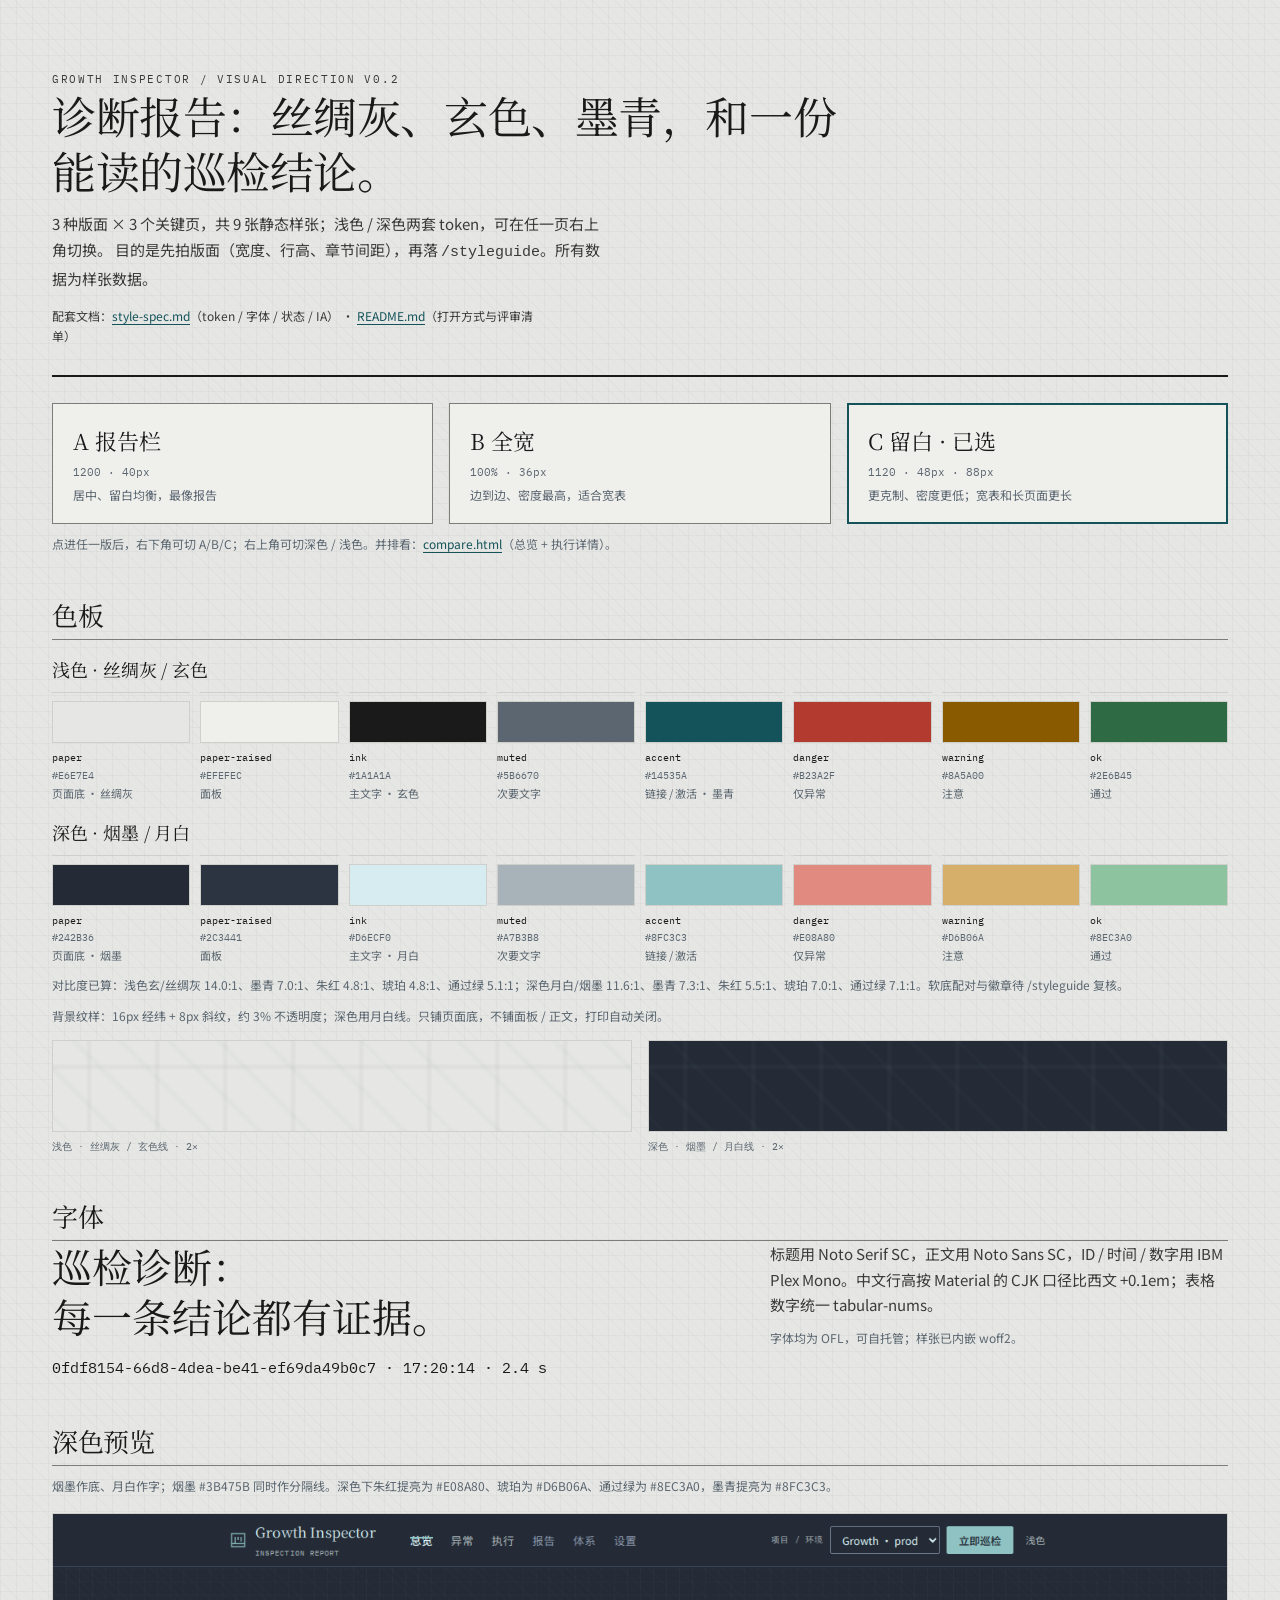
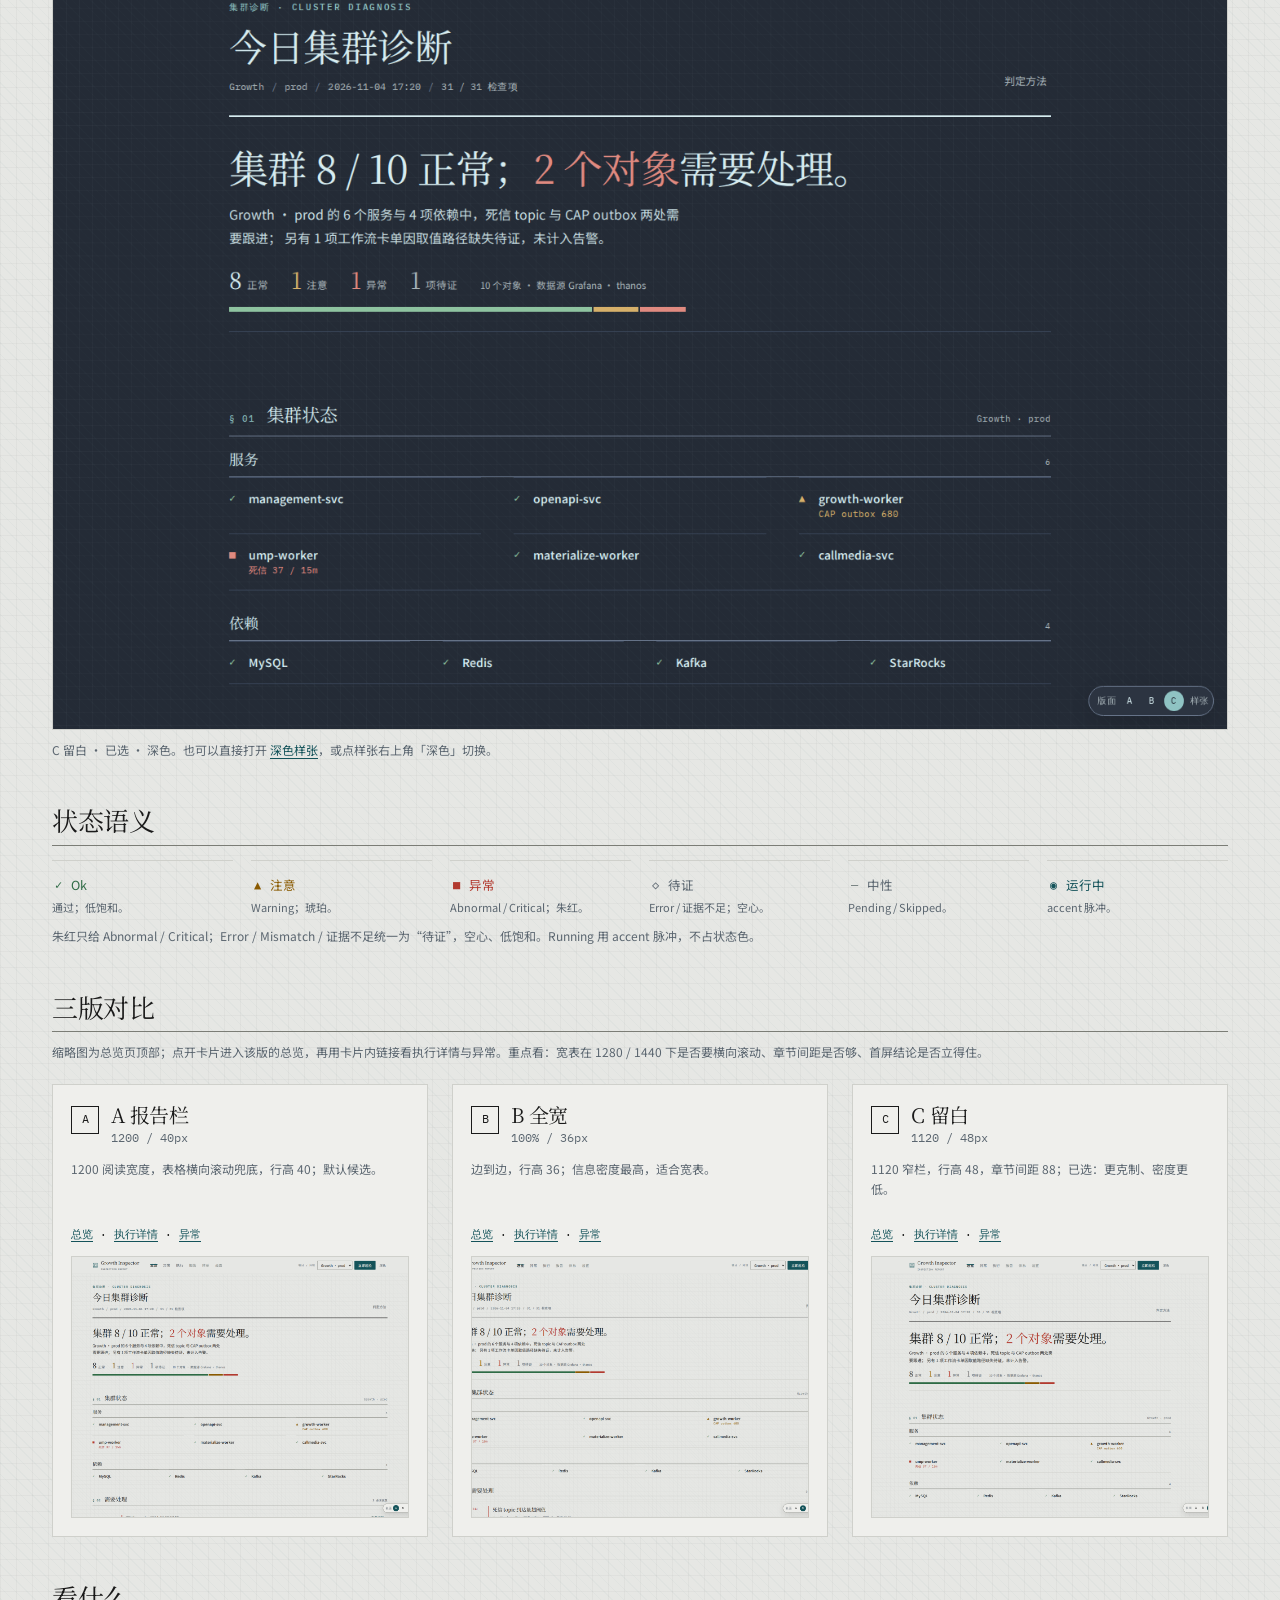
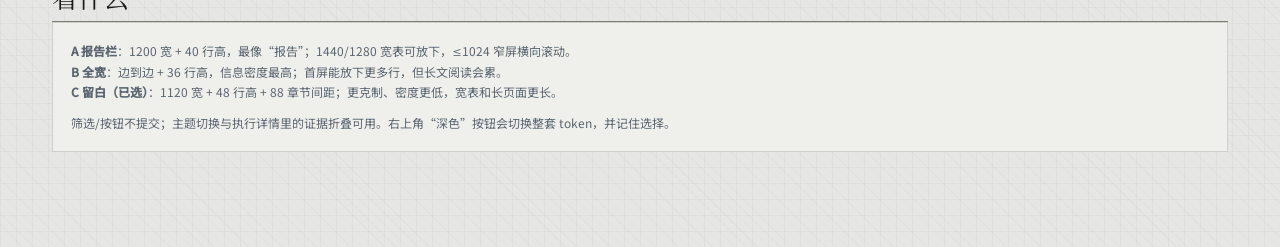
<file: docs/visual-style/index.html>
<!doctype html>
<html lang="zh-CN">
<head>
  <meta charset="utf-8">
  <meta name="viewport" content="width=device-width, initial-scale=1">
  <title>Growth Inspector · 视觉风格样张 v0.2</title>
  <link rel="stylesheet" href="assets/tokens.css">
  <link rel="stylesheet" href="assets/base.css">
  <link rel="stylesheet" href="assets/components.css">
  <style>
    .review { max-width: 1240px; margin: 0 auto; padding: 0 32px 96px; }
    .review-hero { padding: 56px 0 28px; border-bottom: 2px solid var(--ink); }
    .review-hero h1 { font-size: 44px; max-width: 18em; }
    .review-hero p { max-width: 70ch; margin-top: 14px; color: var(--ink-soft); }
    .review-kicker { color: var(--accent); font-family: var(--mono); font-size: 10.5px; letter-spacing: .16em; text-transform: uppercase; }
    .review-grid { display: grid; grid-template-columns: repeat(3, minmax(0, 1fr)); gap: 24px; margin-top: 22px; }
    .layout-switch { display: grid; grid-template-columns: repeat(3, minmax(0, 1fr)); gap: 16px; margin-top: 26px; }
    .layout-switch a { display: flex; flex-direction: column; gap: 3px; padding: 18px 20px; border: 1px solid var(--line-strong); background: var(--paper-raised); color: var(--ink); text-decoration: none; }
    .layout-switch a:hover { border-color: var(--accent); }
    .layout-switch a.is-selected { border-color: var(--accent); box-shadow: inset 0 0 0 1px var(--accent); }
    .layout-switch strong { font-family: var(--serif); font-size: 22px; font-weight: 400; }
    .layout-switch span { color: var(--muted); font-family: var(--mono); font-size: 11px; }
    .layout-switch em { color: var(--muted); font-style: normal; font-size: 12px; }
    .layout-card { border: 1px solid var(--line); background: var(--paper-raised); padding: 18px; }
    .layout-card__head { display: flex; gap: 12px; align-items: baseline; }
    .layout-card__letter { display: inline-flex; width: 28px; height: 28px; align-items: center; justify-content: center; border: 1px solid var(--ink); font-family: var(--mono); font-size: 12px; }
    .layout-card h3 { font-family: var(--serif); font-size: 20px; font-weight: 400; }
    .layout-card p { color: var(--muted); font-size: 12px; }
    .layout-card__desc { min-height: 54px; margin: 10px 0 12px; }
    .layout-card__links { font-family: var(--mono); font-size: 11px; }
    .layout-card__preview { display: block; margin-top: 12px; border: 1px solid var(--line); background: var(--paper-raised); overflow: hidden; }
    .layout-card__preview img { display: block; width: 100%; height: 260px; object-fit: cover; object-position: top; }
    .layout-card__preview:hover img { opacity: .88; }
    .palette-group { margin-top: 18px; }
    .palette-group h3 { font-family: var(--serif); font-size: 18px; font-weight: 400; }
    .palette-group h3 span { margin-left: 10px; color: var(--muted); font-family: var(--mono); font-size: 11px; }
    .swatches { display: grid; grid-template-columns: repeat(8, minmax(0, 1fr)); gap: 10px; margin-top: 12px; }
    .dark-preview { margin-top: 16px; border: 1px solid var(--line); background: var(--paper-raised); }
    .dark-preview img { display: block; width: 100%; height: auto; }
    .pattern-row { display: grid; grid-template-columns: repeat(2, minmax(0, 1fr)); gap: 16px; margin-top: 14px; }
    .pattern-row figure { margin: 0; }
    .pattern-row img { display: block; width: 100%; height: 92px; object-fit: cover; border: 1px solid var(--line); }
    .pattern-row figcaption { margin-top: 6px; color: var(--muted); font-family: var(--mono); font-size: 10px; }
    .swatch { border-top: 1px solid var(--line); padding-top: 8px; }
    .swatch__chip { display: block; height: 42px; border: 1px solid var(--line); }
    .swatch__name { display: block; margin-top: 6px; font-family: var(--mono); font-size: 10px; }
    .swatch__value { display: block; color: var(--muted); font-family: var(--mono); font-size: 10px; }
    .swatch__use { display: block; color: var(--muted); font-size: 11px; }
    .specimen { display: grid; grid-template-columns: 1.2fr .8fr; gap: 32px; }
    .specimen__serif { font-family: var(--serif); font-size: 40px; line-height: 1.25; }
    .specimen__body { max-width: 60ch; color: var(--ink-soft); }
    .review h2 { font-size: 26px; margin-top: 44px; padding-bottom: 8px; border-bottom: 1px solid var(--line-strong); }
    .review-note { margin-top: 10px; color: var(--muted); font-size: 12px; }
    @media (max-width: 960px) {
      .review-grid { grid-template-columns: 1fr; }
      .layout-switch { grid-template-columns: 1fr; }
      .pattern-row { grid-template-columns: 1fr; }
      .swatches { grid-template-columns: repeat(4, 1fr); }
      .specimen { grid-template-columns: 1fr; }
    }
  </style>
</head>
<body data-layout="a" data-page="index">
  <main class="review">
    <header class="review-hero">
      <p class="review-kicker">Growth Inspector / Visual direction v0.2</p>
      <h1>诊断报告：丝绸灰、玄色、墨青，和一份能读的巡检结论。</h1>
      <p>
        3 种版面 × 3 个关键页，共 9 张静态样张；浅色 / 深色两套 token，可在任一页右上角切换。
        目的是先拍版面（宽度、行高、章节间距），再落 <code>/styleguide</code>。所有数据为样张数据。
      </p>
      <p class="review-note" style="margin-top: 14px;">
        配套文档：<a href="style-spec.md">style-spec.md</a>（token / 字体 / 状态 / IA） ·
        <a href="README.md">README.md</a>（打开方式与评审清单）
      </p>
    </header>

    <div class="layout-switch" aria-label="三版版面">
      <a href="v1/overview.html"><strong>A 报告栏</strong><span>1200 · 40px</span><em>居中、留白均衡，最像报告</em></a>
      <a href="v2/overview.html"><strong>B 全宽</strong><span>100% · 36px</span><em>边到边、密度最高，适合宽表</em></a>
      <a class="is-selected" href="v3/overview.html"><strong>C 留白 · 已选</strong><span>1120 · 48px · 88px</span><em>更克制、密度更低；宽表和长页面更长</em></a>
    </div>
    <p class="review-note">点进任一版后，右下角可切 A/B/C；右上角可切深色 / 浅色。并排看：<a href="compare.html">compare.html</a>（总览 + 执行详情）。</p>

    <h2>色板</h2>
    
      <div class="palette-group">
        <h3>浅色 · 丝绸灰 / 玄色</h3>
        <div class="swatches"><div class="swatch"><span class="swatch__chip" style="background:#E6E7E4"></span><span class="swatch__name">paper</span><span class="swatch__value">#E6E7E4</span><span class="swatch__use">页面底 · 丝绸灰</span></div><div class="swatch"><span class="swatch__chip" style="background:#EFEFEC"></span><span class="swatch__name">paper-raised</span><span class="swatch__value">#EFEFEC</span><span class="swatch__use">面板</span></div><div class="swatch"><span class="swatch__chip" style="background:#1A1A1A"></span><span class="swatch__name">ink</span><span class="swatch__value">#1A1A1A</span><span class="swatch__use">主文字 · 玄色</span></div><div class="swatch"><span class="swatch__chip" style="background:#5B6670"></span><span class="swatch__name">muted</span><span class="swatch__value">#5B6670</span><span class="swatch__use">次要文字</span></div><div class="swatch"><span class="swatch__chip" style="background:#14535A"></span><span class="swatch__name">accent</span><span class="swatch__value">#14535A</span><span class="swatch__use">链接 / 激活 · 墨青</span></div><div class="swatch"><span class="swatch__chip" style="background:#B23A2F"></span><span class="swatch__name">danger</span><span class="swatch__value">#B23A2F</span><span class="swatch__use">仅异常</span></div><div class="swatch"><span class="swatch__chip" style="background:#8A5A00"></span><span class="swatch__name">warning</span><span class="swatch__value">#8A5A00</span><span class="swatch__use">注意</span></div><div class="swatch"><span class="swatch__chip" style="background:#2E6B45"></span><span class="swatch__name">ok</span><span class="swatch__value">#2E6B45</span><span class="swatch__use">通过</span></div></div>
      </div>
      <div class="palette-group">
        <h3>深色 · 烟墨 / 月白</h3>
        <div class="swatches"><div class="swatch"><span class="swatch__chip" style="background:#242B36"></span><span class="swatch__name">paper</span><span class="swatch__value">#242B36</span><span class="swatch__use">页面底 · 烟墨</span></div><div class="swatch"><span class="swatch__chip" style="background:#2C3441"></span><span class="swatch__name">paper-raised</span><span class="swatch__value">#2C3441</span><span class="swatch__use">面板</span></div><div class="swatch"><span class="swatch__chip" style="background:#D6ECF0"></span><span class="swatch__name">ink</span><span class="swatch__value">#D6ECF0</span><span class="swatch__use">主文字 · 月白</span></div><div class="swatch"><span class="swatch__chip" style="background:#A7B3B8"></span><span class="swatch__name">muted</span><span class="swatch__value">#A7B3B8</span><span class="swatch__use">次要文字</span></div><div class="swatch"><span class="swatch__chip" style="background:#8FC3C3"></span><span class="swatch__name">accent</span><span class="swatch__value">#8FC3C3</span><span class="swatch__use">链接 / 激活</span></div><div class="swatch"><span class="swatch__chip" style="background:#E08A80"></span><span class="swatch__name">danger</span><span class="swatch__value">#E08A80</span><span class="swatch__use">仅异常</span></div><div class="swatch"><span class="swatch__chip" style="background:#D6B06A"></span><span class="swatch__name">warning</span><span class="swatch__value">#D6B06A</span><span class="swatch__use">注意</span></div><div class="swatch"><span class="swatch__chip" style="background:#8EC3A0"></span><span class="swatch__name">ok</span><span class="swatch__value">#8EC3A0</span><span class="swatch__use">通过</span></div></div>
      </div>
    
    <p class="review-note">对比度已算：浅色玄/丝绸灰 14.0:1、墨青 7.0:1、朱红 4.8:1、琥珀 4.8:1、通过绿 5.1:1；深色月白/烟墨 11.6:1、墨青 7.3:1、朱红 5.5:1、琥珀 7.0:1、通过绿 7.1:1。软底配对与徽章待 /styleguide 复核。</p>
    <p class="review-note">背景纹样：16px 经纬 + 8px 斜纹，约 3% 不透明度；深色用月白线。只铺页面底，不铺面板 / 正文，打印自动关闭。</p>
    <div class="pattern-row">
      <figure><img src="screenshots/pattern-light.png" alt="浅色背景纹样 2 倍细节"><figcaption>浅色 · 丝绸灰 / 玄色线 · 2×</figcaption></figure>
      <figure><img src="screenshots/pattern-dark.png" alt="深色背景纹样 2 倍细节"><figcaption>深色 · 烟墨 / 月白线 · 2×</figcaption></figure>
    </div>

    <h2>字体</h2>
    <div class="specimen">
      <div>
        <p class="specimen__serif">巡检诊断：<br>每一条结论都有证据。</p>
        <p class="mono" style="margin-top: 14px;">0fdf8154-66d8-4dea-be41-ef69da49b0c7 · 17:20:14 · 2.4 s</p>
      </div>
      <div class="specimen__body">
        <p>标题用 Noto Serif SC，正文用 Noto Sans SC，ID / 时间 / 数字用 IBM Plex Mono。中文行高按 Material 的 CJK 口径比西文 +0.1em；表格数字统一 tabular-nums。</p>
        <p style="margin-top: 10px; color: var(--muted); font-size: 12px;">字体均为 OFL，可自托管；样张已内嵌 woff2。</p>
      </div>
    </div>

    <h2>深色预览</h2>
    <p class="review-note">烟墨作底、月白作字；烟墨 #3B475B 同时作分隔线。深色下朱红提亮为 #E08A80、琥珀为 #D6B06A、通过绿为 #8EC3A0，墨青提亮为 #8FC3C3。</p>
    <div class="dark-preview"><img src="screenshots/c-overview-dark.png" alt="C 留白深色总览预览" loading="lazy"></div>
    <p class="review-note">C 留白 · 已选 · 深色。也可以直接打开 <a href="v3/overview.html?theme=dark">深色样张</a>，或点样张右上角「深色」切换。</p>

    <h2>状态语义</h2>
    
      <div class="status-legend">
        <div class="status-legend__item"><span class="status status--ok"><span class="status__glyph" aria-hidden="true">✓</span><span>Ok</span></span><p class="status-legend__desc">通过；低饱和。</p></div>
        <div class="status-legend__item"><span class="status status--warn"><span class="status__glyph" aria-hidden="true">▲</span><span>注意</span></span><p class="status-legend__desc">Warning；琥珀。</p></div>
        <div class="status-legend__item"><span class="status status--bad"><span class="status__glyph" aria-hidden="true">■</span><span>异常</span></span><p class="status-legend__desc">Abnormal / Critical；朱红。</p></div>
        <div class="status-legend__item"><span class="status status--pending"><span class="status__glyph" aria-hidden="true">◇</span><span>待证</span></span><p class="status-legend__desc">Error / 证据不足；空心。</p></div>
        <div class="status-legend__item"><span class="status status--idle"><span class="status__glyph" aria-hidden="true">—</span><span>中性</span></span><p class="status-legend__desc">Pending / Skipped。</p></div>
        <div class="status-legend__item"><span class="status status--running"><span class="status__glyph" aria-hidden="true">◉</span><span>运行中</span></span><p class="status-legend__desc">accent 脉冲。</p></div>
      </div>
    
    <p class="review-note">朱红只给 Abnormal / Critical；Error / Mismatch / 证据不足统一为“待证”，空心、低饱和。Running 用 accent 脉冲，不占状态色。</p>

    <h2>三版对比</h2>
    <p class="review-note">缩略图为总览页顶部；点开卡片进入该版的总览，再用卡片内链接看执行详情与异常。重点看：宽表在 1280 / 1440 下是否要横向滚动、章节间距是否够、首屏结论是否立得住。</p>
    <div class="review-grid"><article class="layout-card">
          <div class="layout-card__head">
            <span class="layout-card__letter">A</span>
            <div>
              <h3>A 报告栏</h3>
              <p class="mono">1200 / 40px</p>
            </div>
          </div>
          <p class="layout-card__desc">1200 阅读宽度，表格横向滚动兜底，行高 40；默认候选。</p>
          <div class="layout-card__links"><a href="v1/overview.html">总览</a> · <a href="v1/run.html">执行详情</a> · <a href="v1/findings.html">异常</a></div>
          <a class="layout-card__preview" href="v1/overview.html">
            <img src="screenshots/a-overview.png" alt="A 报告栏 总览页顶部预览" loading="lazy">
          </a>
        </article><article class="layout-card">
          <div class="layout-card__head">
            <span class="layout-card__letter">B</span>
            <div>
              <h3>B 全宽</h3>
              <p class="mono">100% / 36px</p>
            </div>
          </div>
          <p class="layout-card__desc">边到边，行高 36；信息密度最高，适合宽表。</p>
          <div class="layout-card__links"><a href="v2/overview.html">总览</a> · <a href="v2/run.html">执行详情</a> · <a href="v2/findings.html">异常</a></div>
          <a class="layout-card__preview" href="v2/overview.html">
            <img src="screenshots/b-overview.png" alt="B 全宽 总览页顶部预览" loading="lazy">
          </a>
        </article><article class="layout-card">
          <div class="layout-card__head">
            <span class="layout-card__letter">C</span>
            <div>
              <h3>C 留白</h3>
              <p class="mono">1120 / 48px</p>
            </div>
          </div>
          <p class="layout-card__desc">1120 窄栏，行高 48，章节间距 88；已选：更克制、密度更低。</p>
          <div class="layout-card__links"><a href="v3/overview.html">总览</a> · <a href="v3/run.html">执行详情</a> · <a href="v3/findings.html">异常</a></div>
          <a class="layout-card__preview" href="v3/overview.html">
            <img src="screenshots/c-overview.png" alt="C 留白 总览页顶部预览" loading="lazy">
          </a>
        </article></div>

    <h2>看什么</h2>
    <div class="layout-card">
      <p><strong>A 报告栏</strong>：1200 宽 + 40 行高，最像“报告”；1440/1280 宽表可放下，≤1024 窄屏横向滚动。</p>
      <p><strong>B 全宽</strong>：边到边 + 36 行高，信息密度最高；首屏能放下更多行，但长文阅读会累。</p>
      <p><strong>C 留白（已选）</strong>：1120 宽 + 48 行高 + 88 章节间距；更克制、密度更低，宽表和长页面更长。</p>
      <p class="review-note">筛选/按钮不提交；主题切换与执行详情里的证据折叠可用。右上角“深色”按钮会切换整套 token，并记住选择。</p>
    </div>
  </main>
</body>
</html>
</file>
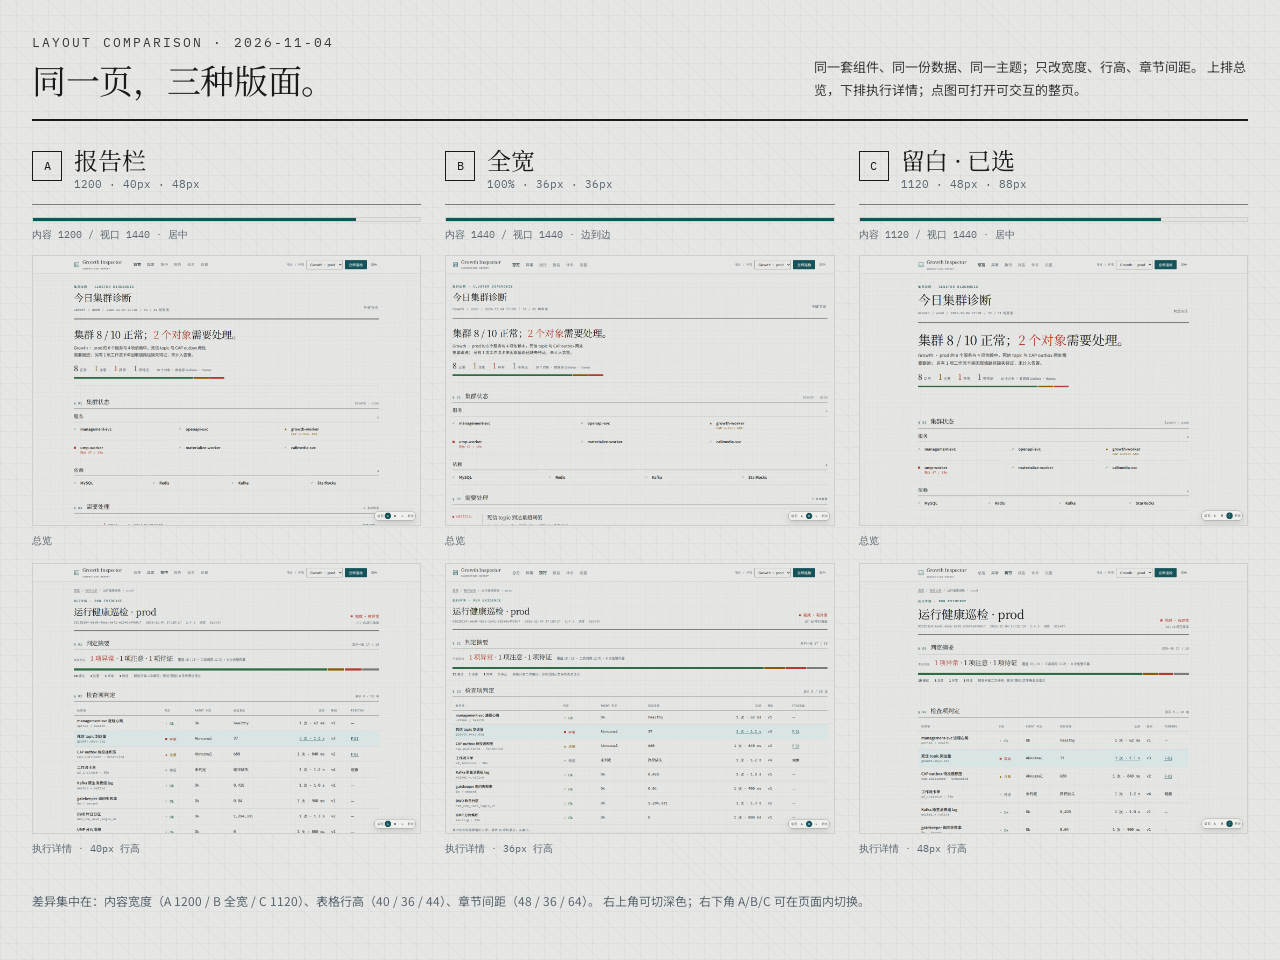
<file: docs/visual-style/compare.html>
<!doctype html>
<html lang="zh-CN">
<head>
  <meta charset="utf-8">
  <meta name="viewport" content="width=device-width, initial-scale=1">
  <title>版面对比 A/B/C · Growth Inspector</title>
  <link rel="stylesheet" href="assets/tokens.css">
  <link rel="stylesheet" href="assets/base.css">
  <style>
    .compare {
      max-width: 2400px;
      margin: 0 auto;
      padding: 32px 32px 48px;
    }
    .compare-head {
      display: flex;
      align-items: flex-end;
      justify-content: space-between;
      gap: 32px;
      padding-bottom: 18px;
      border-bottom: 2px solid var(--ink);
    }
    .compare-head h1 {
      font-size: 34px;
      line-height: 1.2;
    }
    .compare-head p {
      max-width: 62ch;
      color: var(--ink-soft);
      font-size: 13px;
    }
    .compare-kicker {
      margin-bottom: 6px;
      color: var(--accent);
      font-family: var(--mono);
      font-size: 10px;
      letter-spacing: .16em;
      text-transform: uppercase;
    }
    .compare-grid {
      display: grid;
      grid-template-columns: repeat(3, minmax(0, 1fr));
      gap: 24px;
      margin-top: 24px;
    }
    .compare-col {
      min-width: 0;
    }
    .compare-label {
      display: flex;
      align-items: baseline;
      gap: 12px;
      padding-bottom: 10px;
      border-bottom: 1px solid var(--line-strong);
    }
    .compare-letter {
      display: inline-flex;
      align-items: center;
      justify-content: center;
      width: 30px;
      height: 30px;
      border: 1px solid var(--ink);
      font-family: var(--mono);
      font-size: 12px;
    }
    .compare-label h2 {
      font-size: 24px;
      font-weight: 400;
    }
    .compare-spec {
      color: var(--muted);
      font-family: var(--mono);
      font-size: 11px;
    }
    .ruler {
      position: relative;
      height: 5px;
      margin: 12px 0 4px;
      background: var(--paper-sunken);
      border: 1px solid var(--line);
    }
    .ruler span {
      display: block;
      height: 100%;
      background: var(--accent);
    }
    .ruler-note {
      color: var(--muted);
      font-family: var(--mono);
      font-size: 10px;
    }
    .shot {
      display: block;
      margin-top: 12px;
      border: 1px solid var(--line);
      background: var(--paper-raised);
    }
    .shot img {
      display: block;
      width: 100%;
      height: auto;
    }
    .shot-caption {
      margin: 6px 0 14px;
      color: var(--muted);
      font-family: var(--mono);
      font-size: 10px;
    }
    .compare-note {
      margin-top: 20px;
      color: var(--muted);
      font-size: 12px;
    }
    @media (max-width: 1200px) {
      .compare-grid { grid-template-columns: 1fr; }
      .compare-head { align-items: flex-start; flex-direction: column; }
    }
  </style>
</head>
<body>
  <main class="compare">
    <header class="compare-head">
      <div>
        <p class="compare-kicker">Layout comparison · 2026-11-04</p>
        <h1>同一页，三种版面。</h1>
      </div>
      <p>
        同一套组件、同一份数据、同一主题；只改宽度、行高、章节间距。
        上排总览，下排执行详情；点图可打开可交互的整页。
      </p>
    </header>

    <div class="compare-grid">
      <section class="compare-col">
        <div class="compare-label">
          <span class="compare-letter">A</span>
          <div><h2>报告栏</h2><p class="compare-spec">1200 · 40px · 48px</p></div>
        </div>
        <div class="ruler" aria-hidden="true"><span style="width:83.3%"></span></div>
        <p class="ruler-note">内容 1200 / 视口 1440 · 居中</p>
        <a class="shot" href="v1/overview.html"><img src="screenshots/a-overview.png" alt="A 报告栏总览"></a>
        <p class="shot-caption">总览</p>
        <a class="shot" href="v1/run.html"><img src="screenshots/a-run.png" alt="A 报告栏执行详情"></a>
        <p class="shot-caption">执行详情 · 40px 行高</p>
      </section>

      <section class="compare-col">
        <div class="compare-label">
          <span class="compare-letter">B</span>
          <div><h2>全宽</h2><p class="compare-spec">100% · 36px · 36px</p></div>
        </div>
        <div class="ruler" aria-hidden="true"><span style="width:100%"></span></div>
        <p class="ruler-note">内容 1440 / 视口 1440 · 边到边</p>
        <a class="shot" href="v2/overview.html"><img src="screenshots/b-overview.png" alt="B 全宽总览"></a>
        <p class="shot-caption">总览</p>
        <a class="shot" href="v2/run.html"><img src="screenshots/b-run.png" alt="B 全宽执行详情"></a>
        <p class="shot-caption">执行详情 · 36px 行高</p>
      </section>

      <section class="compare-col">
        <div class="compare-label">
          <span class="compare-letter">C</span>
          <div><h2>留白 · 已选</h2><p class="compare-spec">1120 · 48px · 88px</p></div>
        </div>
        <div class="ruler" aria-hidden="true"><span style="width:77.8%"></span></div>
        <p class="ruler-note">内容 1120 / 视口 1440 · 居中</p>
        <a class="shot" href="v3/overview.html"><img src="screenshots/c-overview.png" alt="C 留白总览"></a>
        <p class="shot-caption">总览</p>
        <a class="shot" href="v3/run.html"><img src="screenshots/c-run.png" alt="C 留白执行详情"></a>
        <p class="shot-caption">执行详情 · 48px 行高</p>
      </section>
    </div>

    <p class="compare-note">
      差异集中在：内容宽度（A 1200 / B 全宽 / C 1120）、表格行高（40 / 36 / 44）、章节间距（48 / 36 / 64）。
      右上角可切深色；右下角 A/B/C 可在页面内切换。
    </p>
  </main>
</body>
</html>
</file>
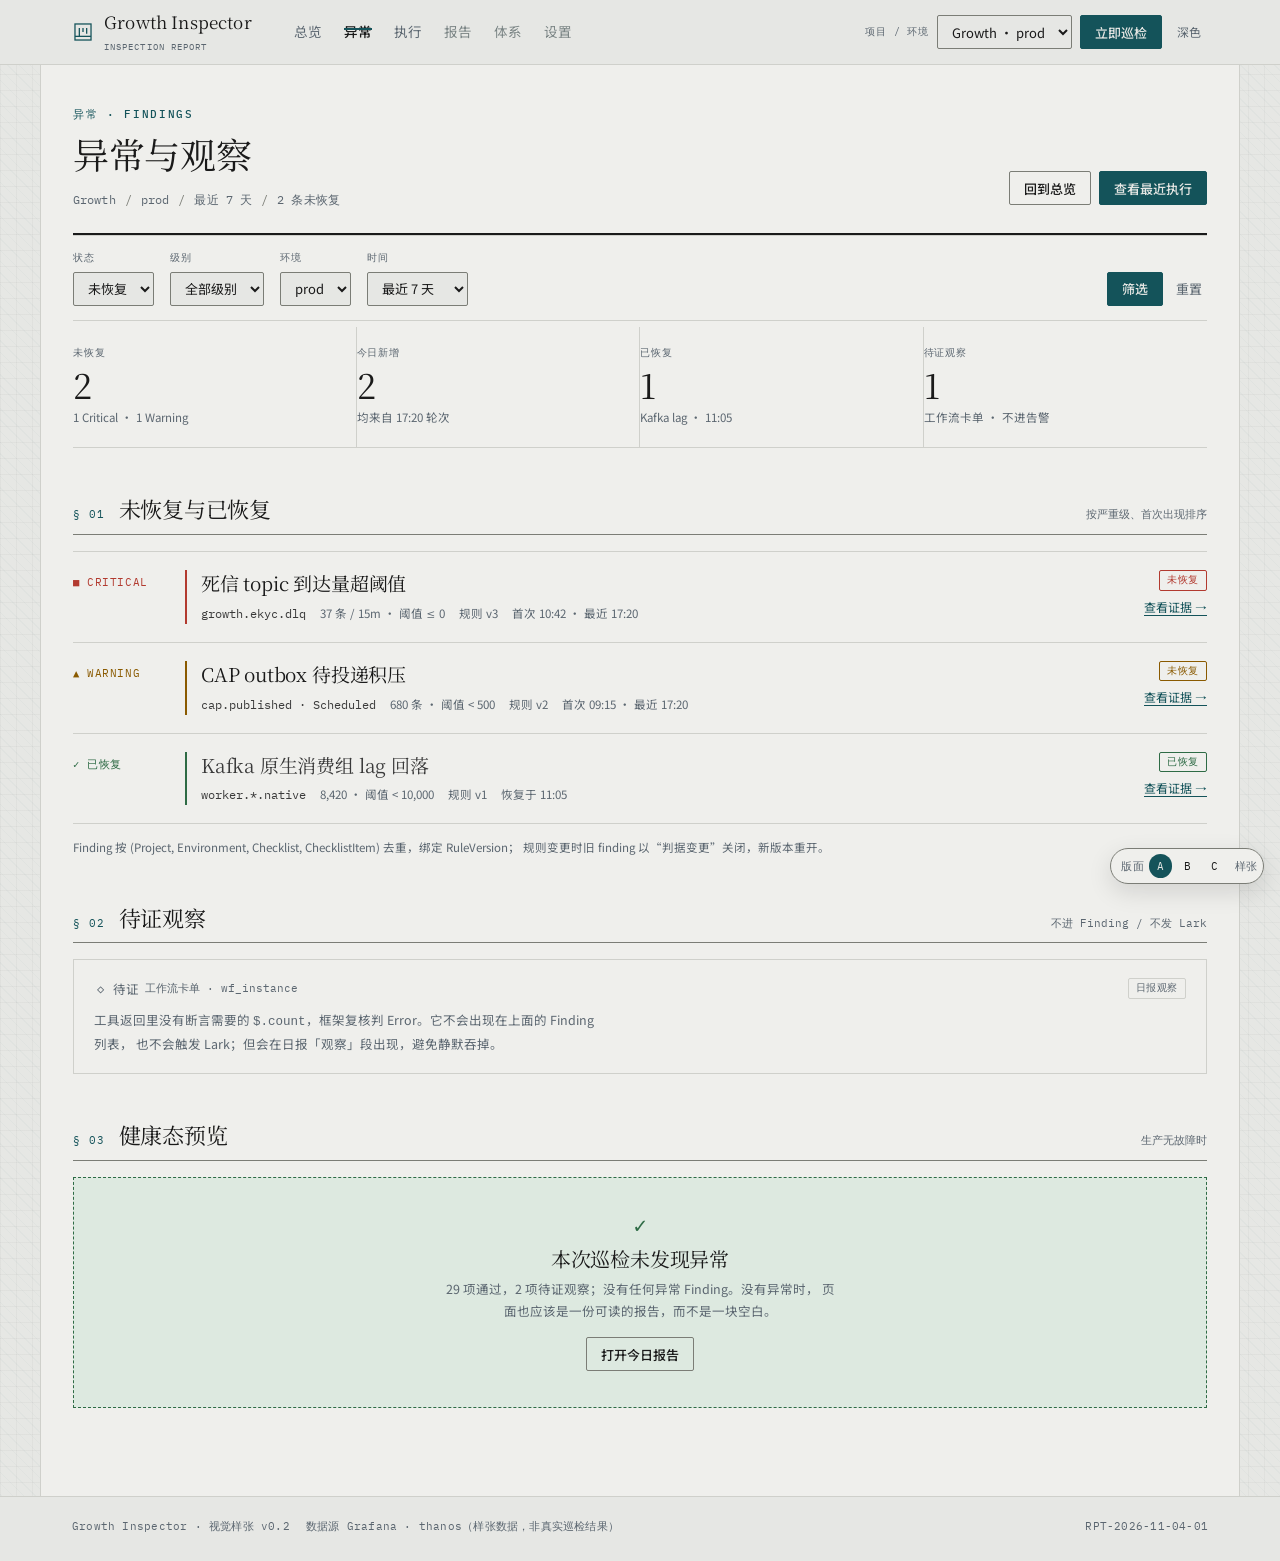
<file: docs/visual-style/v1/findings.html>
<!doctype html>
<html lang="zh-CN">
<head>
  <meta charset="utf-8">
  <meta name="viewport" content="width=device-width, initial-scale=1">
  <meta name="color-scheme" content="light dark">
  <title>异常与观察 · Growth Inspector 视觉样张</title>
  <link rel="stylesheet" href="../assets/tokens.css">
  <link rel="stylesheet" href="../assets/base.css">
  <link rel="stylesheet" href="../assets/components.css">
</head>
<body data-layout="a" data-page="findings">
  <a class="skip" href="#main">跳到正文</a>

  <header class="masthead">
    <div class="masthead__inner">
      <a class="brand" href="../index.html">
        <svg class="brand__mark" viewBox="0 0 24 24" fill="none" aria-hidden="true">
  <rect x="3.25" y="3.25" width="17.5" height="17.5" stroke="currentColor" stroke-width="1.4"/>
  <path d="M8 7.5v9M12 7.5v4.5M16 7.5v6.5" stroke="currentColor" stroke-width="1.4"/>
  <path d="M3.25 16.75h17.5" stroke="currentColor" stroke-width="1.4"/>
</svg>
        <span>
          <span class="brand__name">Growth Inspector</span>
          <span class="brand__sub">Inspection report</span>
        </span>
      </a>

      <nav class="nav" aria-label="主导航">
        <a class="nav__link" href="overview.html">总览</a>
        <a class="nav__link is-active" href="findings.html" aria-current="page">异常</a>
        <a class="nav__link" href="run.html">执行</a>
        <a class="nav__link is-disabled" href="#" aria-disabled="true" tabindex="-1" title="样张未覆盖，正式重做时补齐">报告</a>
        <a class="nav__link is-disabled" href="#" aria-disabled="true" tabindex="-1" title="样张未覆盖，正式重做时补齐">体系</a>
        <a class="nav__link is-disabled" href="#" aria-disabled="true" tabindex="-1" title="样张未覆盖，正式重做时补齐">设置</a>
      </nav>

      <div class="masthead__context">
        <span class="context-label">项目 / 环境</span>
        <select class="select" aria-label="选择项目与环境">
          <option>Growth · prod</option>
          <option>Growth · beta</option>
        </select>
        <button class="btn btn--primary" type="button">立即巡检</button>
        <button class="btn btn--quiet theme-toggle" type="button" data-theme-toggle aria-pressed="false">深色</button>
      </div>
    </div>
  </header>

  <main id="main" class="shell">

    <header class="page-head">
      <div class="page-head__main">
        <p class="kicker">异常 · Findings</p>
        <h1 class="page-title">异常与观察</h1>
        <p class="page-meta">
          <span>Growth</span><span>prod</span><span>最近 7 天</span><span>2 条未恢复</span>
        </p>
      </div>
      <div class="page-head__actions">
        <a class="btn btn--ghost" href="overview.html">回到总览</a>
        <a class="btn btn--primary" href="run.html">查看最近执行</a>
      </div>
    </header>

    <div class="filterbar" role="search" aria-label="筛选异常">
      <div class="field">
        <label class="field__label" for="f-status">状态</label>
        <select class="select" id="f-status">
          <option>未恢复</option>
          <option>已恢复</option>
          <option>全部</option>
        </select>
      </div>
      <div class="field">
        <label class="field__label" for="f-severity">级别</label>
        <select class="select" id="f-severity">
          <option>全部级别</option>
          <option>Critical</option>
          <option>Warning</option>
        </select>
      </div>
      <div class="field">
        <label class="field__label" for="f-env">环境</label>
        <select class="select" id="f-env">
          <option>prod</option>
          <option>beta</option>
        </select>
      </div>
      <div class="field">
        <label class="field__label" for="f-window">时间</label>
        <select class="select" id="f-window">
          <option>最近 7 天</option>
          <option>今天</option>
          <option>最近 30 天</option>
        </select>
      </div>
      <div class="filterbar__actions">
        <button class="btn btn--primary" type="button">筛选</button>
        <button class="btn btn--quiet" type="button">重置</button>
      </div>
    </div>

    <div class="kpi-grid" style="margin-top: 6px;">
      <div class="kpi">
        <p class="kpi__label">未恢复</p>
        <p class="kpi__value">2</p>
        <p class="kpi__note">1 Critical · 1 Warning</p>
      </div>
      <div class="kpi">
        <p class="kpi__label">今日新增</p>
        <p class="kpi__value">2</p>
        <p class="kpi__note">均来自 17:20 轮次</p>
      </div>
      <div class="kpi">
        <p class="kpi__label">已恢复</p>
        <p class="kpi__value">1</p>
        <p class="kpi__note">Kafka lag · 11:05</p>
      </div>
      <div class="kpi">
        <p class="kpi__label">待证观察</p>
        <p class="kpi__value">1</p>
        <p class="kpi__note">工作流卡单 · 不进告警</p>
      </div>
    </div>

    <section class="section" aria-labelledby="s-list">
      <div class="section__head">
        <span class="section__index">§ 01</span>
        <h2 class="section__title" id="s-list">未恢复与已恢复</h2>
        <span class="section__meta">按严重级、首次出现排序</span>
      </div>
      <div class="section__body">
        <div class="finding-list">
      <article class="finding finding--critical">
        <div class="finding__severity finding__severity--critical">
          <span aria-hidden="true">■</span> Critical
        </div>
        <div class="finding__main">
          <h3 class="finding__title">死信 topic 到达量超阈值</h3>
          <p class="finding__meta">
            <span class="mono">growth.ekyc.dlq</span>
            <span>37 条 / 15m · 阈值 ≤ 0</span>
            <span>规则 v3</span>
            <span>首次 10:42 · 最近 17:20</span>
          </p>
        </div>
        <div class="finding__side">
          <span class="chip chip--danger">未恢复</span>
          <a href="run.html#evidence-deadletter">查看证据 →</a>
        </div>
      </article>

      <article class="finding finding--warning">
        <div class="finding__severity finding__severity--warning">
          <span aria-hidden="true">▲</span> Warning
        </div>
        <div class="finding__main">
          <h3 class="finding__title">CAP outbox 待投递积压</h3>
          <p class="finding__meta">
            <span class="mono">cap.published · Scheduled</span>
            <span>680 条 · 阈值 &lt; 500</span>
            <span>规则 v2</span>
            <span>首次 09:15 · 最近 17:20</span>
          </p>
        </div>
        <div class="finding__side">
          <span class="chip chip--warning">未恢复</span>
          <a href="run.html">查看证据 →</a>
        </div>
      </article>

      <article class="finding finding--resolved">
        <div class="finding__severity finding__severity--ok">
          <span aria-hidden="true">✓</span> 已恢复
        </div>
        <div class="finding__main">
          <h3 class="finding__title">Kafka 原生消费组 lag 回落</h3>
          <p class="finding__meta">
            <span class="mono">worker.*.native</span>
            <span>8,420 · 阈值 &lt; 10,000</span>
            <span>规则 v1</span>
            <span>恢复于 11:05</span>
          </p>
        </div>
        <div class="finding__side">
          <span class="chip chip--ok">已恢复</span>
          <a href="run.html">查看证据 →</a>
        </div>
      </article>
    </div>
        <p class="note" style="margin-top: 14px;">
          Finding 按 (Project, Environment, Checklist, ChecklistItem) 去重，绑定 RuleVersion；
          规则变更时旧 finding 以“判据变更”关闭，新版本重开。
        </p>
      </div>
    </section>

    <section class="section" aria-labelledby="s-observe">
      <div class="section__head">
        <span class="section__index">§ 02</span>
        <h2 class="section__title" id="s-observe">待证观察</h2>
        <span class="section__meta">不进 Finding / 不发 Lark</span>
      </div>
      <div class="section__body">
        <div class="callout">
          <div class="inline-actions" style="justify-content: space-between;">
            <span class="status status--pending"><span class="status__glyph" aria-hidden="true">◇</span><span>待证</span><span class="status__sub">工作流卡单 · wf_instance</span></span>
            <span class="chip">日报观察</span>
          </div>
          <p class="callout__copy" style="margin-top: 10px;">
            工具返回里没有断言需要的 <code>$.count</code>，框架复核判 Error。它不会出现在上面的 Finding 列表，
            也不会触发 Lark；但会在日报「观察」段出现，避免静默吞掉。
          </p>
        </div>
      </div>
    </section>

    <section class="section" aria-labelledby="s-healthy">
      <div class="section__head">
        <span class="section__index">§ 03</span>
        <h2 class="section__title" id="s-healthy">健康态预览</h2>
        <span class="section__meta">生产无故障时</span>
      </div>
      <div class="section__body">
        <div class="empty empty--ok">
          <span class="empty__glyph" aria-hidden="true">✓</span>
          <h3 class="empty__title">本次巡检未发现异常</h3>
          <p class="empty__copy">
            29 项通过，2 项待证观察；没有任何异常 Finding。没有异常时，
            页面也应该是一份可读的报告，而不是一块空白。
          </p>
          <p style="margin-top: 16px;"><a class="btn btn--ghost" href="overview.html">打开今日报告</a></p>
        </div>
      </div>
    </section>
    
  </main>

  <footer class="footer">
    <div class="footer__inner">
      <span>Growth Inspector · 视觉样张 v0.2</span>
      <span>数据源 Grafana · thanos（样张数据，非真实巡检结果）</span>
      <span>RPT-2026-11-04-01</span>
    </div>
  </footer>

  <div class="variant-bar" role="navigation" aria-label="版面样张切换"><span class="variant-bar__label">版面</span><a class="is-active" aria-current="true" href="../v1/findings.html" title="A 报告栏 · 1200 / 40px" aria-label="A 报告栏 · 1200 / 40px">A</a> <a class="" href="../v2/findings.html" title="B 全宽 · 100% / 36px" aria-label="B 全宽 · 100% / 36px">B</a> <a class="" href="../v3/findings.html" title="C 留白 · 1120 / 48px" aria-label="C 留白 · 1120 / 48px">C</a><span class="variant-bar__note">样张</span></div>
  <script src="../assets/theme.js" defer></script>
</body>
</html>
</file>
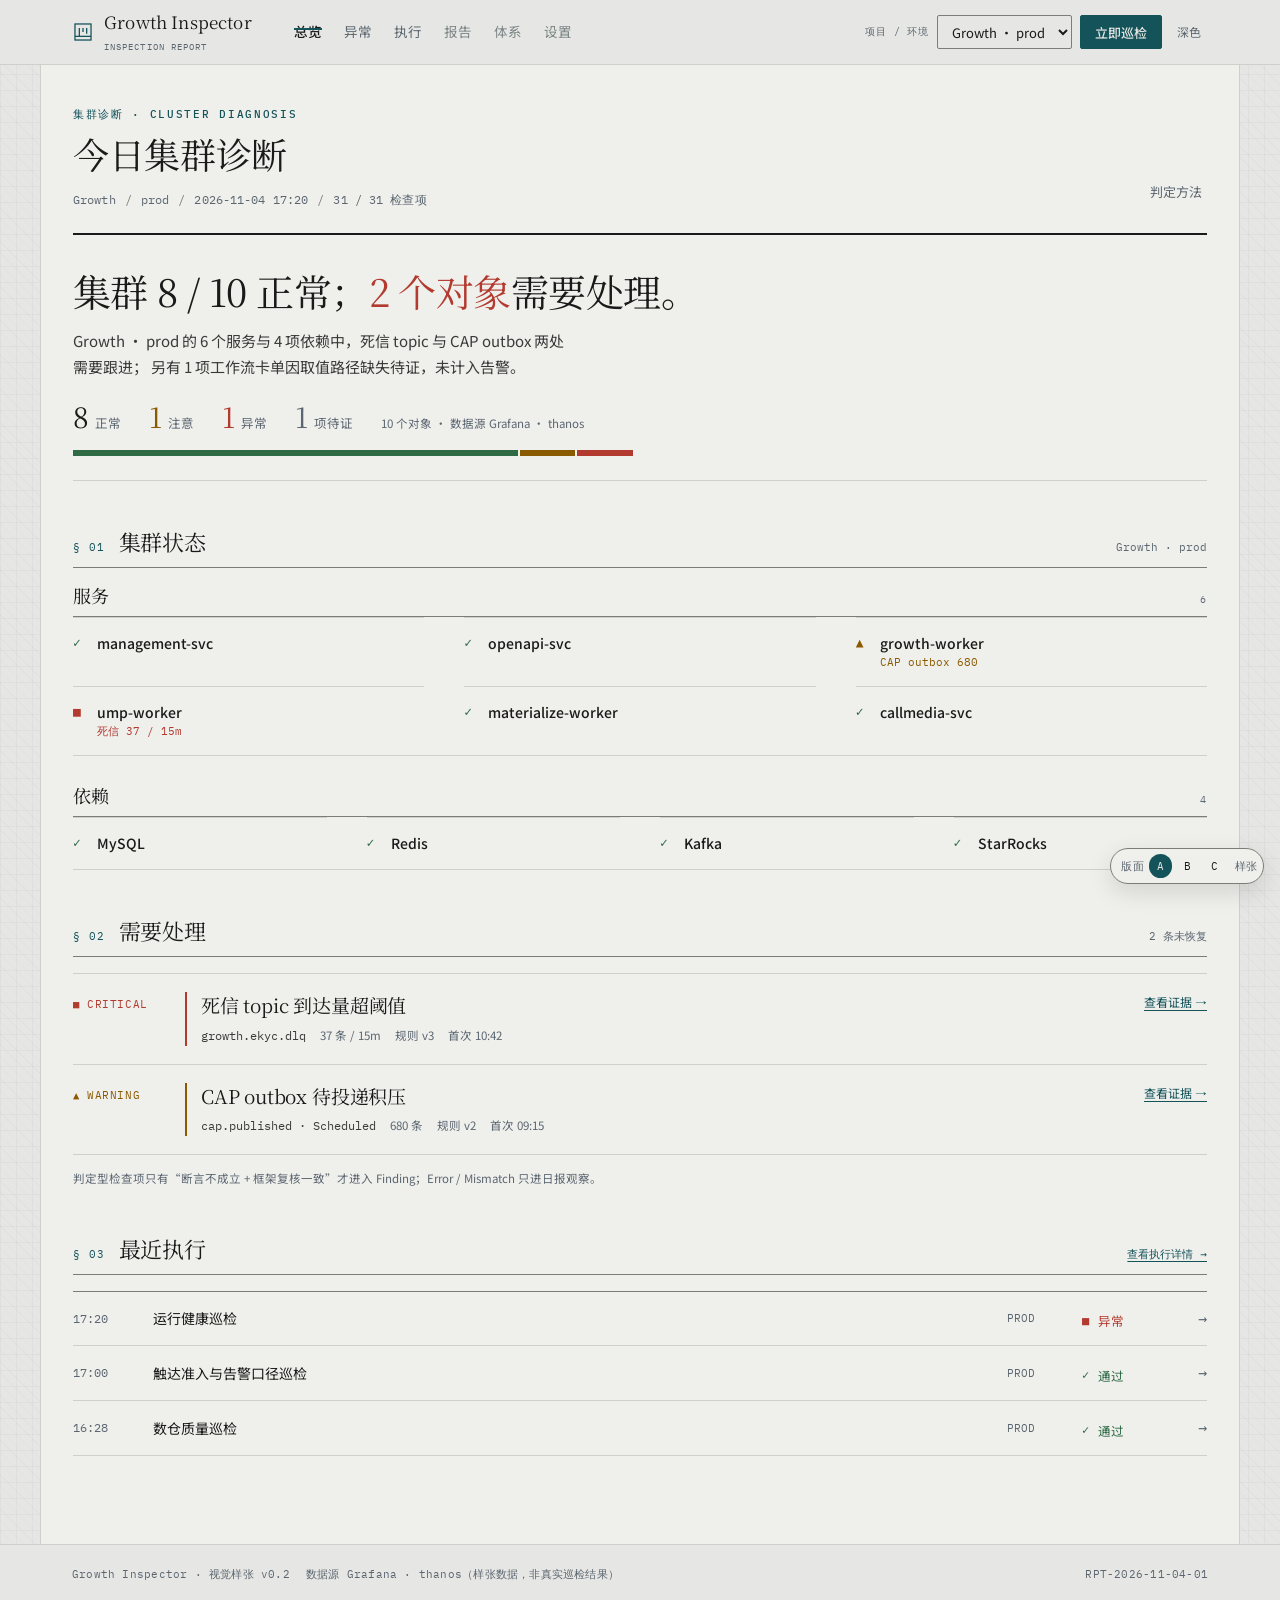
<file: docs/visual-style/v1/overview.html>
<!doctype html>
<html lang="zh-CN">
<head>
  <meta charset="utf-8">
  <meta name="viewport" content="width=device-width, initial-scale=1">
  <meta name="color-scheme" content="light dark">
  <title>今日巡检诊断 · Growth Inspector 视觉样张</title>
  <link rel="stylesheet" href="../assets/tokens.css">
  <link rel="stylesheet" href="../assets/base.css">
  <link rel="stylesheet" href="../assets/components.css">
</head>
<body data-layout="a" data-page="overview">
  <a class="skip" href="#main">跳到正文</a>

  <header class="masthead">
    <div class="masthead__inner">
      <a class="brand" href="../index.html">
        <svg class="brand__mark" viewBox="0 0 24 24" fill="none" aria-hidden="true">
  <rect x="3.25" y="3.25" width="17.5" height="17.5" stroke="currentColor" stroke-width="1.4"/>
  <path d="M8 7.5v9M12 7.5v4.5M16 7.5v6.5" stroke="currentColor" stroke-width="1.4"/>
  <path d="M3.25 16.75h17.5" stroke="currentColor" stroke-width="1.4"/>
</svg>
        <span>
          <span class="brand__name">Growth Inspector</span>
          <span class="brand__sub">Inspection report</span>
        </span>
      </a>

      <nav class="nav" aria-label="主导航">
        <a class="nav__link is-active" href="overview.html" aria-current="page">总览</a>
        <a class="nav__link" href="findings.html">异常</a>
        <a class="nav__link" href="run.html">执行</a>
        <a class="nav__link is-disabled" href="#" aria-disabled="true" tabindex="-1" title="样张未覆盖，正式重做时补齐">报告</a>
        <a class="nav__link is-disabled" href="#" aria-disabled="true" tabindex="-1" title="样张未覆盖，正式重做时补齐">体系</a>
        <a class="nav__link is-disabled" href="#" aria-disabled="true" tabindex="-1" title="样张未覆盖，正式重做时补齐">设置</a>
      </nav>

      <div class="masthead__context">
        <span class="context-label">项目 / 环境</span>
        <select class="select" aria-label="选择项目与环境">
          <option>Growth · prod</option>
          <option>Growth · beta</option>
        </select>
        <button class="btn btn--primary" type="button">立即巡检</button>
        <button class="btn btn--quiet theme-toggle" type="button" data-theme-toggle aria-pressed="false">深色</button>
      </div>
    </div>
  </header>

  <main id="main" class="shell">

    <header class="page-head">
      <div class="page-head__main">
        <p class="kicker">集群诊断 · Cluster diagnosis</p>
        <h1 class="page-title">今日集群诊断</h1>
        <p class="page-meta">
          <span>Growth</span><span>prod</span><span>2026-11-04 17:20</span><span>31 / 31 检查项</span>
        </p>
      </div>
      <div class="page-head__actions">
        <a class="btn btn--quiet" href="run.html">判定方法</a>
      </div>
    </header>

    <section class="cluster-hero" aria-labelledby="cluster-title">
      <h2 class="cluster-title" id="cluster-title">
        集群 <span class="nowrap">8 / 10 正常</span>；<span class="nowrap"><em>2 个对象</em>需要处理</span>。
      </h2>
      <p class="cluster-copy">
        Growth · prod 的 6 个服务与 4 项依赖中，死信 topic 与 CAP outbox 两处需要跟进；
        另有 1 项工作流卡单因取值路径缺失待证，未计入告警。
      </p>
      <div class="cluster-stats">
        <span class="cluster-stat"><strong>8</strong>正常</span>
        <span class="cluster-stat cluster-stat--warn"><strong>1</strong>注意</span>
        <span class="cluster-stat cluster-stat--bad"><strong>1</strong>异常</span>
        <span class="cluster-stat cluster-stat--pending"><strong>1</strong>项待证</span>
        <span class="cluster-stat__note">10 个对象 · 数据源 Grafana · thanos</span>
      </div>
      <div class="cluster-meter" role="img" aria-label="10 个对象：8 正常、1 注意、1 异常">
        <span class="cluster-meter__seg cluster-meter__seg--ok" style="width: 80%"></span>
        <span class="cluster-meter__seg cluster-meter__seg--warn" style="width: 10%"></span>
        <span class="cluster-meter__seg cluster-meter__seg--bad" style="width: 10%"></span>
      </div>
    </section>

    <section class="section" aria-labelledby="s-cluster">
      <div class="section__head">
        <span class="section__index">§ 01</span>
        <h2 class="section__title" id="s-cluster">集群状态</h2>
        <span class="section__meta">Growth · prod</span>
      </div>
      <div class="section__body">
        <div class="cluster-group">
          <div class="cluster-group__head"><h3>服务</h3><span>6</span></div>
          <div class="node-grid node-grid--services"><div class="node"><span class="node__glyph" aria-hidden="true">✓</span><div class="node__body"><span class="node__name">management-svc</span></div></div><div class="node"><span class="node__glyph" aria-hidden="true">✓</span><div class="node__body"><span class="node__name">openapi-svc</span></div></div><div class="node node--warn"><span class="node__glyph" aria-hidden="true">▲</span><div class="node__body"><span class="node__name">growth-worker</span><span class="node__meta">CAP outbox 680</span></div></div><div class="node node--bad"><span class="node__glyph" aria-hidden="true">■</span><div class="node__body"><span class="node__name">ump-worker</span><span class="node__meta">死信 37 / 15m</span></div></div><div class="node"><span class="node__glyph" aria-hidden="true">✓</span><div class="node__body"><span class="node__name">materialize-worker</span></div></div><div class="node"><span class="node__glyph" aria-hidden="true">✓</span><div class="node__body"><span class="node__name">callmedia-svc</span></div></div></div>
        </div>
        <div class="cluster-group">
          <div class="cluster-group__head"><h3>依赖</h3><span>4</span></div>
          <div class="node-grid node-grid--deps"><div class="node"><span class="node__glyph" aria-hidden="true">✓</span><div class="node__body"><span class="node__name">MySQL</span></div></div><div class="node"><span class="node__glyph" aria-hidden="true">✓</span><div class="node__body"><span class="node__name">Redis</span></div></div><div class="node"><span class="node__glyph" aria-hidden="true">✓</span><div class="node__body"><span class="node__name">Kafka</span></div></div><div class="node"><span class="node__glyph" aria-hidden="true">✓</span><div class="node__body"><span class="node__name">StarRocks</span></div></div></div>
        </div>
      </div>
    </section>

    <section class="section" aria-labelledby="s-findings">
      <div class="section__head">
        <span class="section__index">§ 02</span>
        <h2 class="section__title" id="s-findings">需要处理</h2>
        <span class="section__meta">2 条未恢复</span>
      </div>
      <div class="section__body">
        <div class="finding-list">
      <article class="finding finding--critical">
        <div class="finding__severity finding__severity--critical">
          <span aria-hidden="true">■</span> Critical
        </div>
        <div class="finding__main">
          <h3 class="finding__title">死信 topic 到达量超阈值</h3>
          <p class="finding__meta">
            <span class="mono">growth.ekyc.dlq</span>
            <span>37 条 / 15m</span>
            <span>规则 v3</span>
            <span>首次 10:42</span>
          </p>
        </div>
        <div class="finding__side">
          <a href="run.html#evidence-deadletter">查看证据 →</a>
        </div>
      </article>

      <article class="finding finding--warning">
        <div class="finding__severity finding__severity--warning">
          <span aria-hidden="true">▲</span> Warning
        </div>
        <div class="finding__main">
          <h3 class="finding__title">CAP outbox 待投递积压</h3>
          <p class="finding__meta">
            <span class="mono">cap.published · Scheduled</span>
            <span>680 条</span>
            <span>规则 v2</span>
            <span>首次 09:15</span>
          </p>
        </div>
        <div class="finding__side">
          <a href="run.html">查看证据 →</a>
        </div>
      </article>
    </div>
        <p class="note" style="margin-top: 14px;">
          判定型检查项只有“断言不成立 + 框架复核一致”才进入 Finding；Error / Mismatch 只进日报观察。
        </p>
      </div>
    </section>

    <section class="section" aria-labelledby="s-recent">
      <div class="section__head">
        <span class="section__index">§ 03</span>
        <h2 class="section__title" id="s-recent">最近执行</h2>
        <span class="section__meta"><a href="run.html">查看执行详情 →</a></span>
      </div>
      <div class="section__body">
        <div class="run-list"><a class="run-row" href="run.html"><span class="run-row__time">17:20</span><span class="run-row__name">运行健康巡检</span><span class="run-row__env">prod</span><span class="run-row__status"><span class="status status--bad"><span class="status__glyph" aria-hidden="true">■</span><span>异常</span></span></span><span class="run-row__arrow" aria-hidden="true">→</span></a><a class="run-row" href="run.html"><span class="run-row__time">17:00</span><span class="run-row__name">触达准入与告警口径巡检</span><span class="run-row__env">prod</span><span class="run-row__status"><span class="status status--ok"><span class="status__glyph" aria-hidden="true">✓</span><span>通过</span></span></span><span class="run-row__arrow" aria-hidden="true">→</span></a><a class="run-row" href="run.html"><span class="run-row__time">16:28</span><span class="run-row__name">数仓质量巡检</span><span class="run-row__env">prod</span><span class="run-row__status"><span class="status status--ok"><span class="status__glyph" aria-hidden="true">✓</span><span>通过</span></span></span><span class="run-row__arrow" aria-hidden="true">→</span></a></div>
      </div>
    </section>
    
  </main>

  <footer class="footer">
    <div class="footer__inner">
      <span>Growth Inspector · 视觉样张 v0.2</span>
      <span>数据源 Grafana · thanos（样张数据，非真实巡检结果）</span>
      <span>RPT-2026-11-04-01</span>
    </div>
  </footer>

  <div class="variant-bar" role="navigation" aria-label="版面样张切换"><span class="variant-bar__label">版面</span><a class="is-active" aria-current="true" href="../v1/overview.html" title="A 报告栏 · 1200 / 40px" aria-label="A 报告栏 · 1200 / 40px">A</a> <a class="" href="../v2/overview.html" title="B 全宽 · 100% / 36px" aria-label="B 全宽 · 100% / 36px">B</a> <a class="" href="../v3/overview.html" title="C 留白 · 1120 / 48px" aria-label="C 留白 · 1120 / 48px">C</a><span class="variant-bar__note">样张</span></div>
  <script src="../assets/theme.js" defer></script>
</body>
</html>
</file>
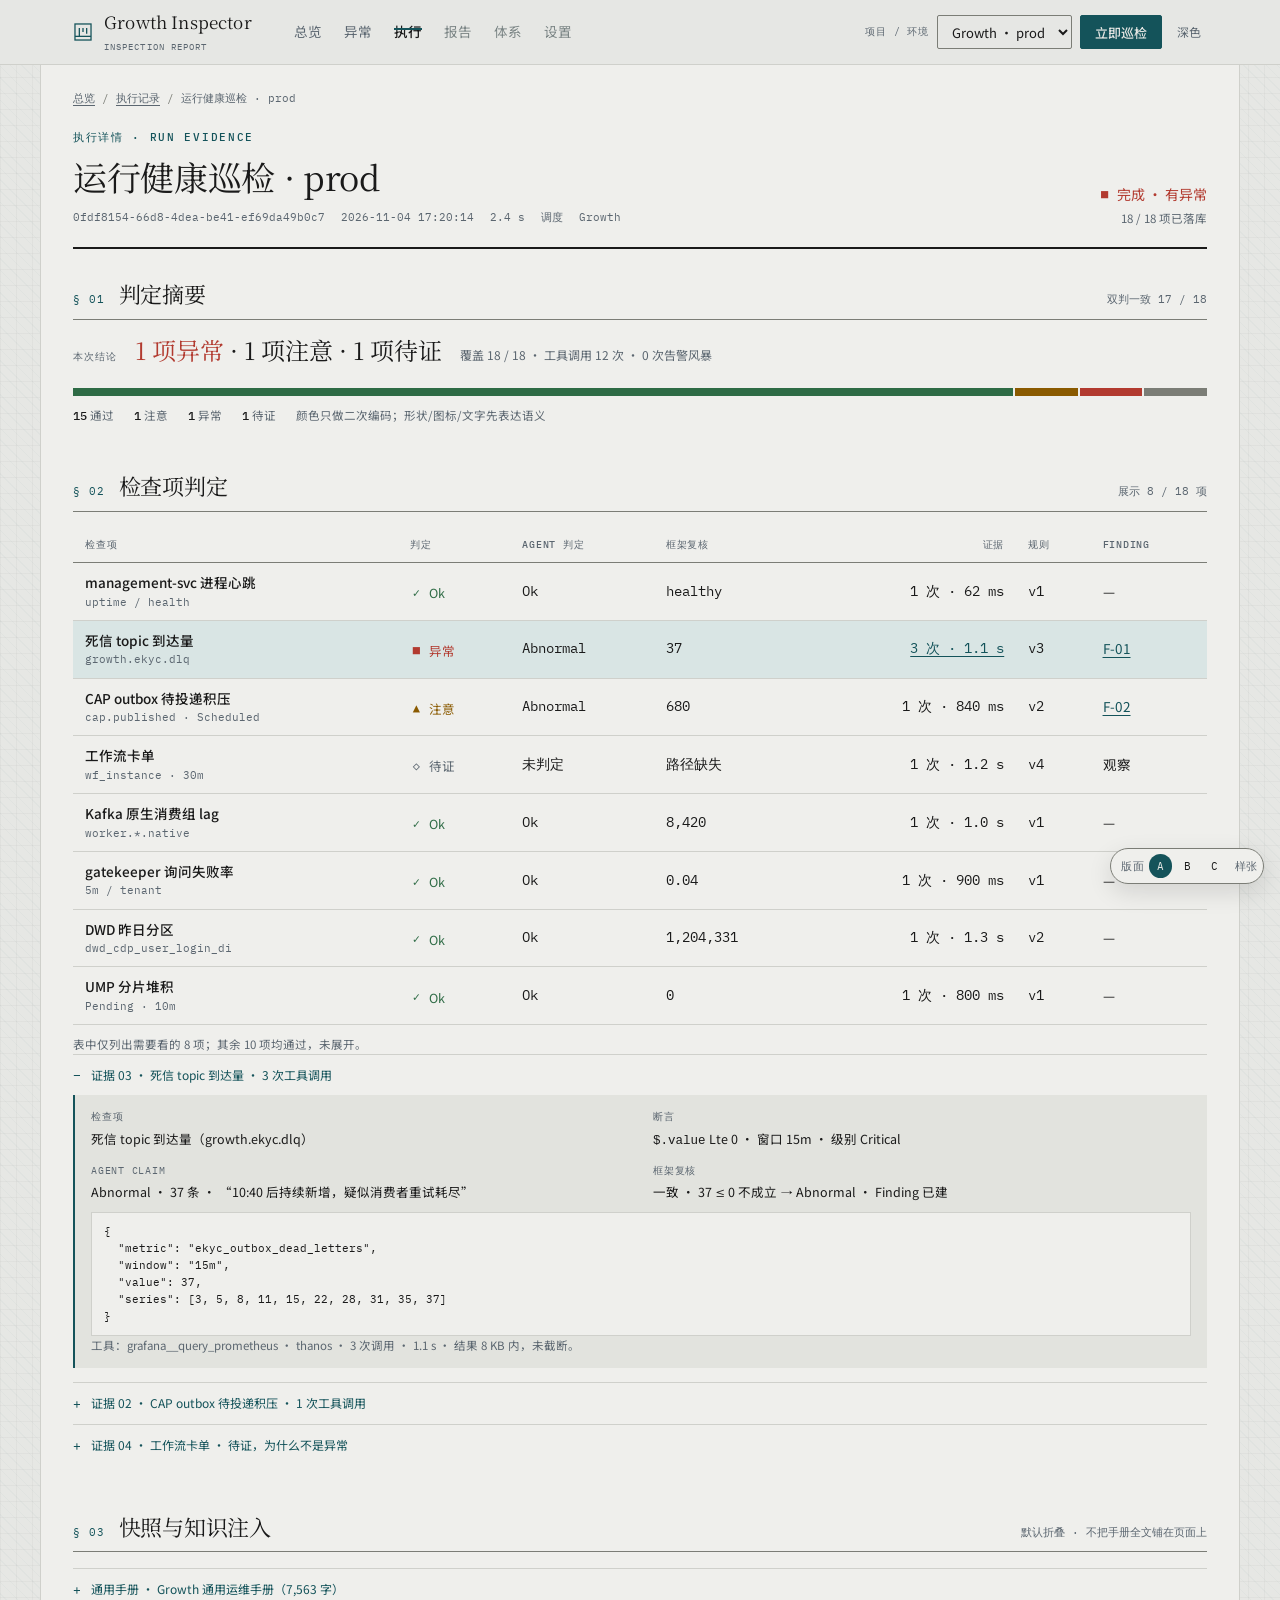
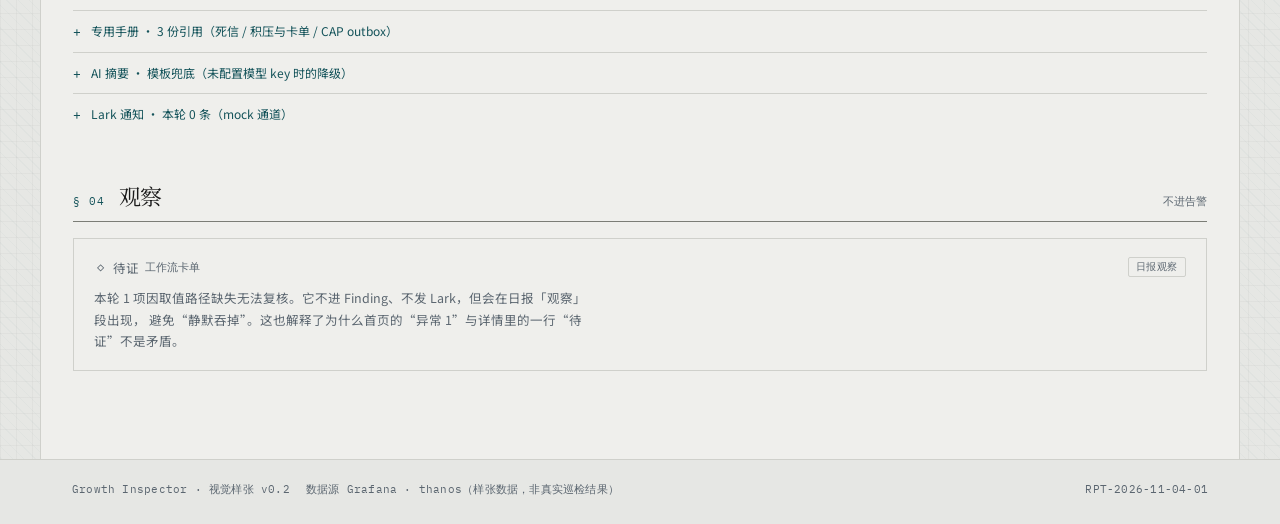
<file: docs/visual-style/v1/run.html>
<!doctype html>
<html lang="zh-CN">
<head>
  <meta charset="utf-8">
  <meta name="viewport" content="width=device-width, initial-scale=1">
  <meta name="color-scheme" content="light dark">
  <title>执行详情 · Growth Inspector 视觉样张</title>
  <link rel="stylesheet" href="../assets/tokens.css">
  <link rel="stylesheet" href="../assets/base.css">
  <link rel="stylesheet" href="../assets/components.css">
</head>
<body data-layout="a" data-page="run">
  <a class="skip" href="#main">跳到正文</a>

  <header class="masthead">
    <div class="masthead__inner">
      <a class="brand" href="../index.html">
        <svg class="brand__mark" viewBox="0 0 24 24" fill="none" aria-hidden="true">
  <rect x="3.25" y="3.25" width="17.5" height="17.5" stroke="currentColor" stroke-width="1.4"/>
  <path d="M8 7.5v9M12 7.5v4.5M16 7.5v6.5" stroke="currentColor" stroke-width="1.4"/>
  <path d="M3.25 16.75h17.5" stroke="currentColor" stroke-width="1.4"/>
</svg>
        <span>
          <span class="brand__name">Growth Inspector</span>
          <span class="brand__sub">Inspection report</span>
        </span>
      </a>

      <nav class="nav" aria-label="主导航">
        <a class="nav__link" href="overview.html">总览</a>
        <a class="nav__link" href="findings.html">异常</a>
        <a class="nav__link is-active" href="run.html" aria-current="page">执行</a>
        <a class="nav__link is-disabled" href="#" aria-disabled="true" tabindex="-1" title="样张未覆盖，正式重做时补齐">报告</a>
        <a class="nav__link is-disabled" href="#" aria-disabled="true" tabindex="-1" title="样张未覆盖，正式重做时补齐">体系</a>
        <a class="nav__link is-disabled" href="#" aria-disabled="true" tabindex="-1" title="样张未覆盖，正式重做时补齐">设置</a>
      </nav>

      <div class="masthead__context">
        <span class="context-label">项目 / 环境</span>
        <select class="select" aria-label="选择项目与环境">
          <option>Growth · prod</option>
          <option>Growth · beta</option>
        </select>
        <button class="btn btn--primary" type="button">立即巡检</button>
        <button class="btn btn--quiet theme-toggle" type="button" data-theme-toggle aria-pressed="false">深色</button>
      </div>
    </div>
  </header>

  <main id="main" class="shell">

    <nav class="breadcrumb" aria-label="面包屑">
      <a href="overview.html">总览</a>
      <span class="breadcrumb__sep">/</span>
      <a href="overview.html">执行记录</a>
      <span class="breadcrumb__sep">/</span>
      <span>运行健康巡检 · prod</span>
    </nav>

    <header class="run-head">
      <div>
        <p class="kicker">执行详情 · Run evidence</p>
        <h1 class="run-head__title">运行健康巡检 · prod</h1>
        <p class="run-head__meta">
          <span class="mono">0fdf8154-66d8-4dea-be41-ef69da49b0c7</span>
          <span>2026-11-04 17:20:14</span>
          <span>2.4 s</span>
          <span>调度</span>
          <span>Growth</span>
        </p>
      </div>
      <div class="run-head__side">
        <span class="status status--bad"><span class="status__glyph" aria-hidden="true">■</span><span>完成 · 有异常</span></span>
        <span class="note">18 / 18 项已落库</span>
      </div>
    </header>

    <section class="section section--tight" aria-labelledby="s-verdict">
      <div class="section__head">
        <span class="section__index">§ 01</span>
        <h2 class="section__title" id="s-verdict">判定摘要</h2>
        <span class="section__meta">双判一致 17 / 18</span>
      </div>
      <div class="section__body">
        <div class="verdict">
          <span class="verdict__label">本次结论</span>
          <span class="verdict__value"><em>1 项异常</em> · 1 项注意 · 1 项待证</span>
          <span class="verdict__meta">覆盖 18 / 18 · 工具调用 12 次 · 0 次告警风暴</span>
        </div>
        <div class="meter" role="img" aria-label="18 项结果：通过 15，注意 1，异常 1，待证 1">
          <span class="meter__seg meter__seg--ok" style="width: 83.33%"></span>
          <span class="meter__seg meter__seg--warn" style="width: 5.56%"></span>
          <span class="meter__seg meter__seg--bad" style="width: 5.56%"></span>
          <span class="meter__seg meter__seg--pending" style="width: 5.55%"></span>
        </div>
        <div class="meter__legend">
          <span><b>15</b> 通过</span>
          <span><b>1</b> 注意</span>
          <span><b>1</b> 异常</span>
          <span><b>1</b> 待证</span>
          <span class="muted">颜色只做二次编码；形状/图标/文字先表达语义</span>
        </div>
      </div>
    </section>

    <section class="section" aria-labelledby="s-items">
      <div class="section__head">
        <span class="section__index">§ 02</span>
        <h2 class="section__title" id="s-items">检查项判定</h2>
        <span class="section__meta">展示 8 / 18 项</span>
      </div>
      <div class="section__body">
        <div class="table-wrap">
          <table class="table">
            <caption class="sr-only">运行健康巡检的检查项判定与证据</caption>
            <thead>
              <tr>
                <th scope="col">检查项</th>
                <th scope="col">判定</th>
                <th scope="col">Agent 判定</th>
                <th scope="col">框架复核</th>
                <th scope="col" class="num">证据</th>
                <th scope="col">规则</th>
                <th scope="col">Finding</th>
              </tr>
            </thead>
            <tbody>
              <tr class="">
          <td><span class="table__title">management-svc 进程心跳</span><span class="table__sub">uptime / health</span></td>
          <td><span class="status status--ok"><span class="status__glyph" aria-hidden="true">✓</span><span>Ok</span></span></td>
          <td class="mono">Ok</td>
          <td class="mono">healthy</td>
          <td class="num">1 次 · 62 ms</td>
          <td class="mono">v1</td>
          <td>—</td>
        </tr><tr class="is-selected">
          <td><span class="table__title">死信 topic 到达量</span><span class="table__sub">growth.ekyc.dlq</span></td>
          <td><span class="status status--bad"><span class="status__glyph" aria-hidden="true">■</span><span>异常</span></span></td>
          <td class="mono">Abnormal</td>
          <td class="mono">37</td>
          <td class="num"><a href="#evidence-deadletter">3 次 · 1.1 s</a></td>
          <td class="mono">v3</td>
          <td><a href="findings.html">F-01</a></td>
        </tr><tr class="">
          <td><span class="table__title">CAP outbox 待投递积压</span><span class="table__sub">cap.published · Scheduled</span></td>
          <td><span class="status status--warn"><span class="status__glyph" aria-hidden="true">▲</span><span>注意</span></span></td>
          <td class="mono">Abnormal</td>
          <td class="mono">680</td>
          <td class="num">1 次 · 840 ms</td>
          <td class="mono">v2</td>
          <td><a href="findings.html">F-02</a></td>
        </tr><tr class="">
          <td><span class="table__title">工作流卡单</span><span class="table__sub">wf_instance · 30m</span></td>
          <td><span class="status status--pending"><span class="status__glyph" aria-hidden="true">◇</span><span>待证</span></span></td>
          <td class="mono">未判定</td>
          <td class="mono">路径缺失</td>
          <td class="num">1 次 · 1.2 s</td>
          <td class="mono">v4</td>
          <td>观察</td>
        </tr><tr class="">
          <td><span class="table__title">Kafka 原生消费组 lag</span><span class="table__sub">worker.*.native</span></td>
          <td><span class="status status--ok"><span class="status__glyph" aria-hidden="true">✓</span><span>Ok</span></span></td>
          <td class="mono">Ok</td>
          <td class="mono">8,420</td>
          <td class="num">1 次 · 1.0 s</td>
          <td class="mono">v1</td>
          <td>—</td>
        </tr><tr class="">
          <td><span class="table__title">gatekeeper 询问失败率</span><span class="table__sub">5m / tenant</span></td>
          <td><span class="status status--ok"><span class="status__glyph" aria-hidden="true">✓</span><span>Ok</span></span></td>
          <td class="mono">Ok</td>
          <td class="mono">0.04</td>
          <td class="num">1 次 · 900 ms</td>
          <td class="mono">v1</td>
          <td>—</td>
        </tr><tr class="">
          <td><span class="table__title">DWD 昨日分区</span><span class="table__sub">dwd_cdp_user_login_di</span></td>
          <td><span class="status status--ok"><span class="status__glyph" aria-hidden="true">✓</span><span>Ok</span></span></td>
          <td class="mono">Ok</td>
          <td class="mono">1,204,331</td>
          <td class="num">1 次 · 1.3 s</td>
          <td class="mono">v2</td>
          <td>—</td>
        </tr><tr class="">
          <td><span class="table__title">UMP 分片堆积</span><span class="table__sub">Pending · 10m</span></td>
          <td><span class="status status--ok"><span class="status__glyph" aria-hidden="true">✓</span><span>Ok</span></span></td>
          <td class="mono">Ok</td>
          <td class="mono">0</td>
          <td class="num">1 次 · 800 ms</td>
          <td class="mono">v1</td>
          <td>—</td>
        </tr>
            </tbody>
          </table>
        </div>
        <p class="note" style="margin-top: 10px;">表中仅列出需要看的 8 项；其余 10 项均通过，未展开。</p>

        <details class="evidence" id="evidence-deadletter" open>
          <summary>证据 03 · 死信 topic 到达量 · 3 次工具调用</summary>
          <div class="evidence__body">
            <div class="evidence__grid">
              <div>
                <p class="evidence__label">检查项</p>
                <p class="evidence__value">死信 topic 到达量（growth.ekyc.dlq）</p>
              </div>
              <div>
                <p class="evidence__label">断言</p>
                <p class="evidence__value"><code>$.value</code> Lte 0 · 窗口 15m · 级别 Critical</p>
              </div>
              <div>
                <p class="evidence__label">Agent claim</p>
                <p class="evidence__value">Abnormal · 37 条 · “10:40 后持续新增，疑似消费者重试耗尽”</p>
              </div>
              <div>
                <p class="evidence__label">框架复核</p>
                <p class="evidence__value">一致 · 37 ≤ 0 不成立 → Abnormal · Finding 已建</p>
              </div>
            </div>
            <pre class="code">{
  "metric": "ekyc_outbox_dead_letters",
  "window": "15m",
  "value": 37,
  "series": [3, 5, 8, 11, 15, 22, 28, 31, 35, 37]
}</pre>
            <p class="note">工具：grafana__query_prometheus · thanos · 3 次调用 · 1.1 s · 结果 8 KB 内，未截断。</p>
          </div>
        </details>

        <details class="evidence">
          <summary>证据 02 · CAP outbox 待投递积压 · 1 次工具调用</summary>
          <div class="evidence__body">
            <div class="evidence__grid">
              <div>
                <p class="evidence__label">检查项</p>
                <p class="evidence__value">CAP outbox 待投递积压（cap.published · Scheduled）</p>
              </div>
              <div>
                <p class="evidence__label">断言</p>
                <p class="evidence__value"><code>$.value</code> Lt 500 · 窗口 15m · 级别 Warning</p>
              </div>
              <div>
                <p class="evidence__label">Agent claim</p>
                <p class="evidence__value">Abnormal · 680 条 · “积压从 09:15 开始抬升”</p>
              </div>
              <div>
                <p class="evidence__label">框架复核</p>
                <p class="evidence__value">一致 · 680 &lt; 500 不成立 → Abnormal · Finding 已建</p>
              </div>
            </div>
            <p class="note">工具：grafana__query_prometheus · thanos · 1 次调用 · 840 ms。</p>
          </div>
        </details>

        <details class="evidence">
          <summary>证据 04 · 工作流卡单 · 待证，为什么不是异常</summary>
          <div class="evidence__body">
            <div class="evidence__grid">
              <div>
                <p class="evidence__label">检查项</p>
                <p class="evidence__value">工作流卡单（wf_instance · 30m）</p>
              </div>
              <div>
                <p class="evidence__label">断言</p>
                <p class="evidence__value"><code>$.count</code> Lte 0 · 级别 Critical</p>
              </div>
              <div>
                <p class="evidence__label">Agent claim</p>
                <p class="evidence__value">未给出可复核的 claim · 工具返回中没有 <code>$.count</code></p>
              </div>
              <div>
                <p class="evidence__label">框架复核</p>
                <p class="evidence__value">Error · 取值路径缺失 → 不建 Finding、不发 Lark，进日报观察</p>
              </div>
            </div>
            <p class="note">
              “待证”不是失败，也不等于健康；它表示这次没有足够证据下结论。补上查询或换工具后重跑即可。
            </p>
          </div>
        </details>
      </div>
    </section>

    <section class="section" aria-labelledby="s-snapshot">
      <div class="section__head">
        <span class="section__index">§ 03</span>
        <h2 class="section__title" id="s-snapshot">快照与知识注入</h2>
        <span class="section__meta">默认折叠 · 不把手册全文铺在页面上</span>
      </div>
      <div class="section__body">
        <details class="evidence">
          <summary>通用手册 · Growth 通用运维手册（7,563 字）</summary>
          <div class="evidence__body">
            <p class="evidence__value">服务拓扑、指标口径、告警升级路径；已注入本次 agent 会话。</p>
            <p class="note">快照版本：2026-11-03 18:20 · 只读 · 完整内容见「体系 / 手册」。</p>
          </div>
        </details>
        <details class="evidence">
          <summary>专用手册 · 3 份引用（死信 / 积压与卡单 / CAP outbox）</summary>
          <div class="evidence__body">
            <p class="evidence__value">被检查单显式引用的专用知识，仅在本次执行注入。</p>
            <p class="note">引用不跨 Project；快照里保留标题与版本，正文按需展开。</p>
          </div>
        </details>
        <details class="evidence">
          <summary>AI 摘要 · 模板兜底（未配置模型 key 时的降级）</summary>
          <div class="evidence__body">
            <p class="evidence__value">摘要标记 <code>FallbackUsed = 1</code>，不伪装成模型生成；日报里同样标注。</p>
          </div>
        </details>
        <details class="evidence">
          <summary>Lark 通知 · 本轮 0 条（mock 通道）</summary>
          <div class="evidence__body">
            <p class="evidence__value">v1 只写 LarkNotification 留痕，不发起真实请求；finding 建单时会显示在这里。</p>
          </div>
        </details>
      </div>
    </section>

    <section class="section" aria-labelledby="s-observe">
      <div class="section__head">
        <span class="section__index">§ 04</span>
        <h2 class="section__title" id="s-observe">观察</h2>
        <span class="section__meta">不进告警</span>
      </div>
      <div class="section__body">
        <div class="callout">
          <div class="inline-actions" style="justify-content: space-between;">
            <span class="status status--pending"><span class="status__glyph" aria-hidden="true">◇</span><span>待证</span><span class="status__sub">工作流卡单</span></span>
            <span class="chip">日报观察</span>
          </div>
          <p class="callout__copy" style="margin-top: 10px;">
            本轮 1 项因取值路径缺失无法复核。它不进 Finding、不发 Lark，但会在日报「观察」段出现，
            避免“静默吞掉”。这也解释了为什么首页的“异常 1”与详情里的一行“待证”不是矛盾。
          </p>
        </div>
      </div>
    </section>
    
  </main>

  <footer class="footer">
    <div class="footer__inner">
      <span>Growth Inspector · 视觉样张 v0.2</span>
      <span>数据源 Grafana · thanos（样张数据，非真实巡检结果）</span>
      <span>RPT-2026-11-04-01</span>
    </div>
  </footer>

  <div class="variant-bar" role="navigation" aria-label="版面样张切换"><span class="variant-bar__label">版面</span><a class="is-active" aria-current="true" href="../v1/run.html" title="A 报告栏 · 1200 / 40px" aria-label="A 报告栏 · 1200 / 40px">A</a> <a class="" href="../v2/run.html" title="B 全宽 · 100% / 36px" aria-label="B 全宽 · 100% / 36px">B</a> <a class="" href="../v3/run.html" title="C 留白 · 1120 / 48px" aria-label="C 留白 · 1120 / 48px">C</a><span class="variant-bar__note">样张</span></div>
  <script src="../assets/theme.js" defer></script>
</body>
</html>
</file>
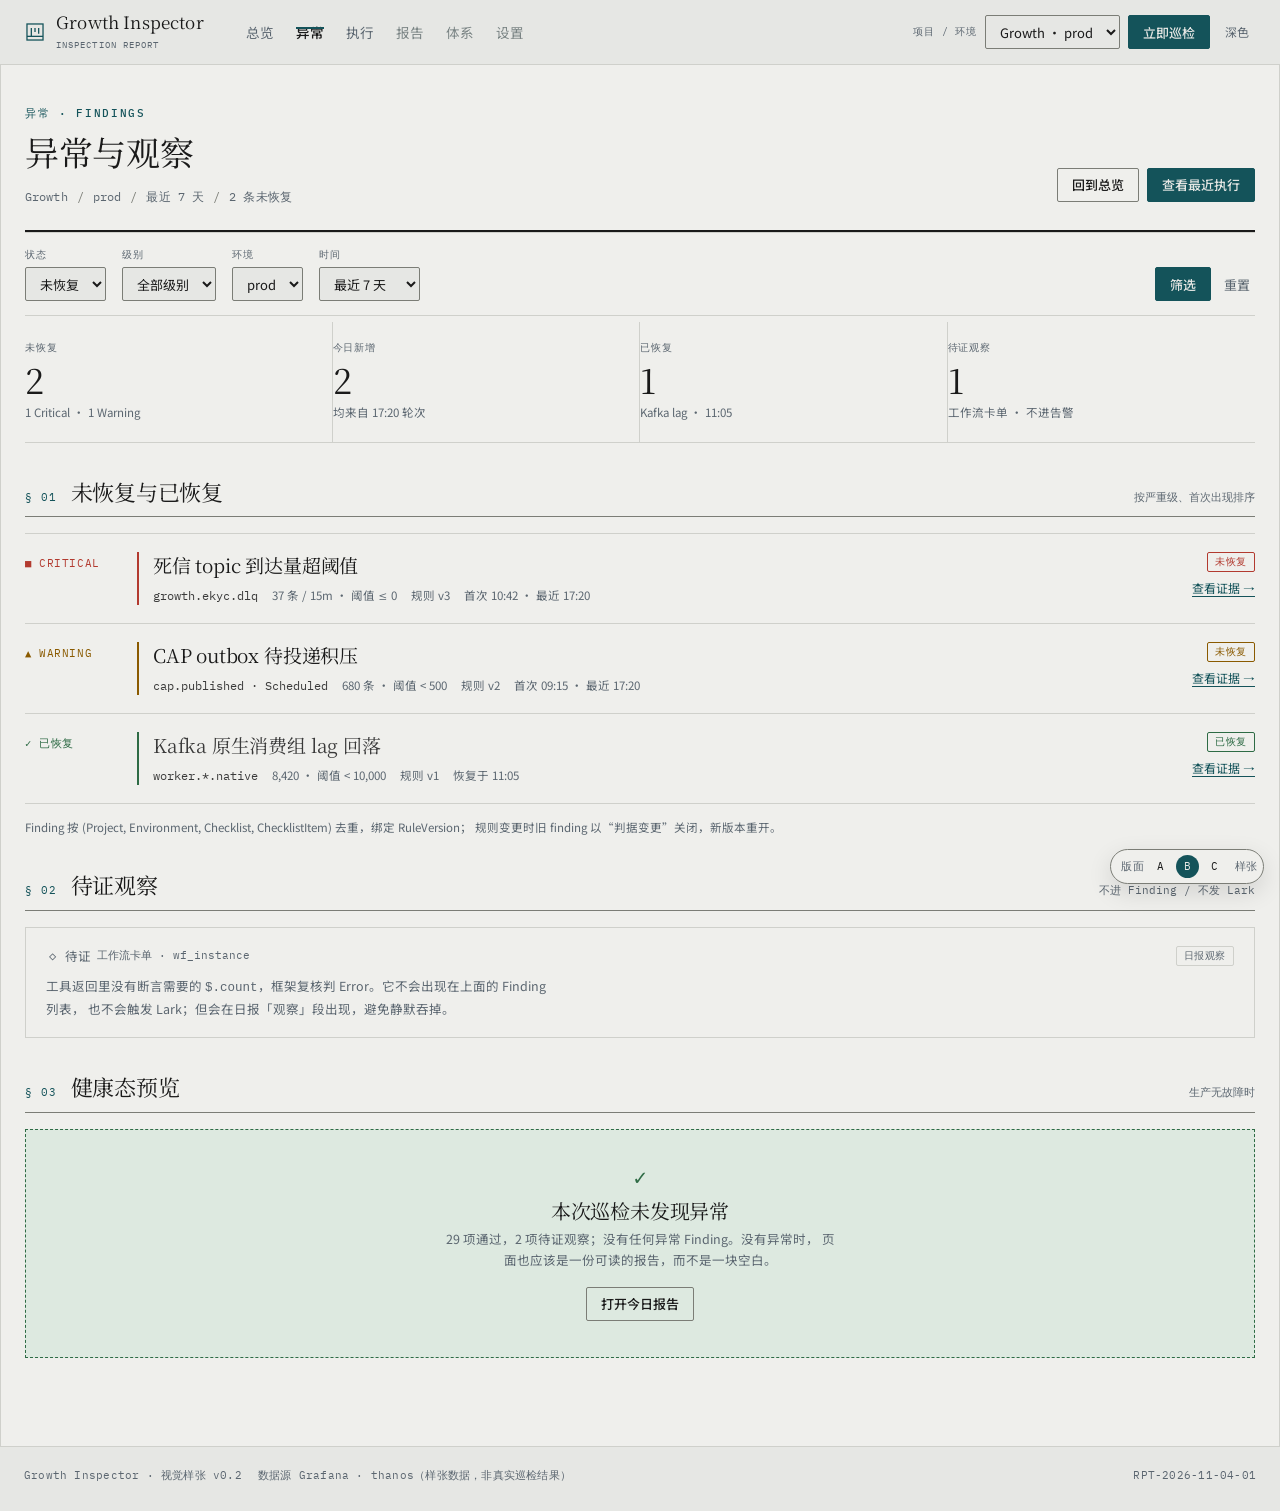
<file: docs/visual-style/v2/findings.html>
<!doctype html>
<html lang="zh-CN">
<head>
  <meta charset="utf-8">
  <meta name="viewport" content="width=device-width, initial-scale=1">
  <meta name="color-scheme" content="light dark">
  <title>异常与观察 · Growth Inspector 视觉样张</title>
  <link rel="stylesheet" href="../assets/tokens.css">
  <link rel="stylesheet" href="../assets/base.css">
  <link rel="stylesheet" href="../assets/components.css">
</head>
<body data-layout="b" data-page="findings">
  <a class="skip" href="#main">跳到正文</a>

  <header class="masthead">
    <div class="masthead__inner">
      <a class="brand" href="../index.html">
        <svg class="brand__mark" viewBox="0 0 24 24" fill="none" aria-hidden="true">
  <rect x="3.25" y="3.25" width="17.5" height="17.5" stroke="currentColor" stroke-width="1.4"/>
  <path d="M8 7.5v9M12 7.5v4.5M16 7.5v6.5" stroke="currentColor" stroke-width="1.4"/>
  <path d="M3.25 16.75h17.5" stroke="currentColor" stroke-width="1.4"/>
</svg>
        <span>
          <span class="brand__name">Growth Inspector</span>
          <span class="brand__sub">Inspection report</span>
        </span>
      </a>

      <nav class="nav" aria-label="主导航">
        <a class="nav__link" href="overview.html">总览</a>
        <a class="nav__link is-active" href="findings.html" aria-current="page">异常</a>
        <a class="nav__link" href="run.html">执行</a>
        <a class="nav__link is-disabled" href="#" aria-disabled="true" tabindex="-1" title="样张未覆盖，正式重做时补齐">报告</a>
        <a class="nav__link is-disabled" href="#" aria-disabled="true" tabindex="-1" title="样张未覆盖，正式重做时补齐">体系</a>
        <a class="nav__link is-disabled" href="#" aria-disabled="true" tabindex="-1" title="样张未覆盖，正式重做时补齐">设置</a>
      </nav>

      <div class="masthead__context">
        <span class="context-label">项目 / 环境</span>
        <select class="select" aria-label="选择项目与环境">
          <option>Growth · prod</option>
          <option>Growth · beta</option>
        </select>
        <button class="btn btn--primary" type="button">立即巡检</button>
        <button class="btn btn--quiet theme-toggle" type="button" data-theme-toggle aria-pressed="false">深色</button>
      </div>
    </div>
  </header>

  <main id="main" class="shell">

    <header class="page-head">
      <div class="page-head__main">
        <p class="kicker">异常 · Findings</p>
        <h1 class="page-title">异常与观察</h1>
        <p class="page-meta">
          <span>Growth</span><span>prod</span><span>最近 7 天</span><span>2 条未恢复</span>
        </p>
      </div>
      <div class="page-head__actions">
        <a class="btn btn--ghost" href="overview.html">回到总览</a>
        <a class="btn btn--primary" href="run.html">查看最近执行</a>
      </div>
    </header>

    <div class="filterbar" role="search" aria-label="筛选异常">
      <div class="field">
        <label class="field__label" for="f-status">状态</label>
        <select class="select" id="f-status">
          <option>未恢复</option>
          <option>已恢复</option>
          <option>全部</option>
        </select>
      </div>
      <div class="field">
        <label class="field__label" for="f-severity">级别</label>
        <select class="select" id="f-severity">
          <option>全部级别</option>
          <option>Critical</option>
          <option>Warning</option>
        </select>
      </div>
      <div class="field">
        <label class="field__label" for="f-env">环境</label>
        <select class="select" id="f-env">
          <option>prod</option>
          <option>beta</option>
        </select>
      </div>
      <div class="field">
        <label class="field__label" for="f-window">时间</label>
        <select class="select" id="f-window">
          <option>最近 7 天</option>
          <option>今天</option>
          <option>最近 30 天</option>
        </select>
      </div>
      <div class="filterbar__actions">
        <button class="btn btn--primary" type="button">筛选</button>
        <button class="btn btn--quiet" type="button">重置</button>
      </div>
    </div>

    <div class="kpi-grid" style="margin-top: 6px;">
      <div class="kpi">
        <p class="kpi__label">未恢复</p>
        <p class="kpi__value">2</p>
        <p class="kpi__note">1 Critical · 1 Warning</p>
      </div>
      <div class="kpi">
        <p class="kpi__label">今日新增</p>
        <p class="kpi__value">2</p>
        <p class="kpi__note">均来自 17:20 轮次</p>
      </div>
      <div class="kpi">
        <p class="kpi__label">已恢复</p>
        <p class="kpi__value">1</p>
        <p class="kpi__note">Kafka lag · 11:05</p>
      </div>
      <div class="kpi">
        <p class="kpi__label">待证观察</p>
        <p class="kpi__value">1</p>
        <p class="kpi__note">工作流卡单 · 不进告警</p>
      </div>
    </div>

    <section class="section" aria-labelledby="s-list">
      <div class="section__head">
        <span class="section__index">§ 01</span>
        <h2 class="section__title" id="s-list">未恢复与已恢复</h2>
        <span class="section__meta">按严重级、首次出现排序</span>
      </div>
      <div class="section__body">
        <div class="finding-list">
      <article class="finding finding--critical">
        <div class="finding__severity finding__severity--critical">
          <span aria-hidden="true">■</span> Critical
        </div>
        <div class="finding__main">
          <h3 class="finding__title">死信 topic 到达量超阈值</h3>
          <p class="finding__meta">
            <span class="mono">growth.ekyc.dlq</span>
            <span>37 条 / 15m · 阈值 ≤ 0</span>
            <span>规则 v3</span>
            <span>首次 10:42 · 最近 17:20</span>
          </p>
        </div>
        <div class="finding__side">
          <span class="chip chip--danger">未恢复</span>
          <a href="run.html#evidence-deadletter">查看证据 →</a>
        </div>
      </article>

      <article class="finding finding--warning">
        <div class="finding__severity finding__severity--warning">
          <span aria-hidden="true">▲</span> Warning
        </div>
        <div class="finding__main">
          <h3 class="finding__title">CAP outbox 待投递积压</h3>
          <p class="finding__meta">
            <span class="mono">cap.published · Scheduled</span>
            <span>680 条 · 阈值 &lt; 500</span>
            <span>规则 v2</span>
            <span>首次 09:15 · 最近 17:20</span>
          </p>
        </div>
        <div class="finding__side">
          <span class="chip chip--warning">未恢复</span>
          <a href="run.html">查看证据 →</a>
        </div>
      </article>

      <article class="finding finding--resolved">
        <div class="finding__severity finding__severity--ok">
          <span aria-hidden="true">✓</span> 已恢复
        </div>
        <div class="finding__main">
          <h3 class="finding__title">Kafka 原生消费组 lag 回落</h3>
          <p class="finding__meta">
            <span class="mono">worker.*.native</span>
            <span>8,420 · 阈值 &lt; 10,000</span>
            <span>规则 v1</span>
            <span>恢复于 11:05</span>
          </p>
        </div>
        <div class="finding__side">
          <span class="chip chip--ok">已恢复</span>
          <a href="run.html">查看证据 →</a>
        </div>
      </article>
    </div>
        <p class="note" style="margin-top: 14px;">
          Finding 按 (Project, Environment, Checklist, ChecklistItem) 去重，绑定 RuleVersion；
          规则变更时旧 finding 以“判据变更”关闭，新版本重开。
        </p>
      </div>
    </section>

    <section class="section" aria-labelledby="s-observe">
      <div class="section__head">
        <span class="section__index">§ 02</span>
        <h2 class="section__title" id="s-observe">待证观察</h2>
        <span class="section__meta">不进 Finding / 不发 Lark</span>
      </div>
      <div class="section__body">
        <div class="callout">
          <div class="inline-actions" style="justify-content: space-between;">
            <span class="status status--pending"><span class="status__glyph" aria-hidden="true">◇</span><span>待证</span><span class="status__sub">工作流卡单 · wf_instance</span></span>
            <span class="chip">日报观察</span>
          </div>
          <p class="callout__copy" style="margin-top: 10px;">
            工具返回里没有断言需要的 <code>$.count</code>，框架复核判 Error。它不会出现在上面的 Finding 列表，
            也不会触发 Lark；但会在日报「观察」段出现，避免静默吞掉。
          </p>
        </div>
      </div>
    </section>

    <section class="section" aria-labelledby="s-healthy">
      <div class="section__head">
        <span class="section__index">§ 03</span>
        <h2 class="section__title" id="s-healthy">健康态预览</h2>
        <span class="section__meta">生产无故障时</span>
      </div>
      <div class="section__body">
        <div class="empty empty--ok">
          <span class="empty__glyph" aria-hidden="true">✓</span>
          <h3 class="empty__title">本次巡检未发现异常</h3>
          <p class="empty__copy">
            29 项通过，2 项待证观察；没有任何异常 Finding。没有异常时，
            页面也应该是一份可读的报告，而不是一块空白。
          </p>
          <p style="margin-top: 16px;"><a class="btn btn--ghost" href="overview.html">打开今日报告</a></p>
        </div>
      </div>
    </section>
    
  </main>

  <footer class="footer">
    <div class="footer__inner">
      <span>Growth Inspector · 视觉样张 v0.2</span>
      <span>数据源 Grafana · thanos（样张数据，非真实巡检结果）</span>
      <span>RPT-2026-11-04-01</span>
    </div>
  </footer>

  <div class="variant-bar" role="navigation" aria-label="版面样张切换"><span class="variant-bar__label">版面</span><a class="" href="../v1/findings.html" title="A 报告栏 · 1200 / 40px" aria-label="A 报告栏 · 1200 / 40px">A</a> <a class="is-active" aria-current="true" href="../v2/findings.html" title="B 全宽 · 100% / 36px" aria-label="B 全宽 · 100% / 36px">B</a> <a class="" href="../v3/findings.html" title="C 留白 · 1120 / 48px" aria-label="C 留白 · 1120 / 48px">C</a><span class="variant-bar__note">样张</span></div>
  <script src="../assets/theme.js" defer></script>
</body>
</html>
</file>
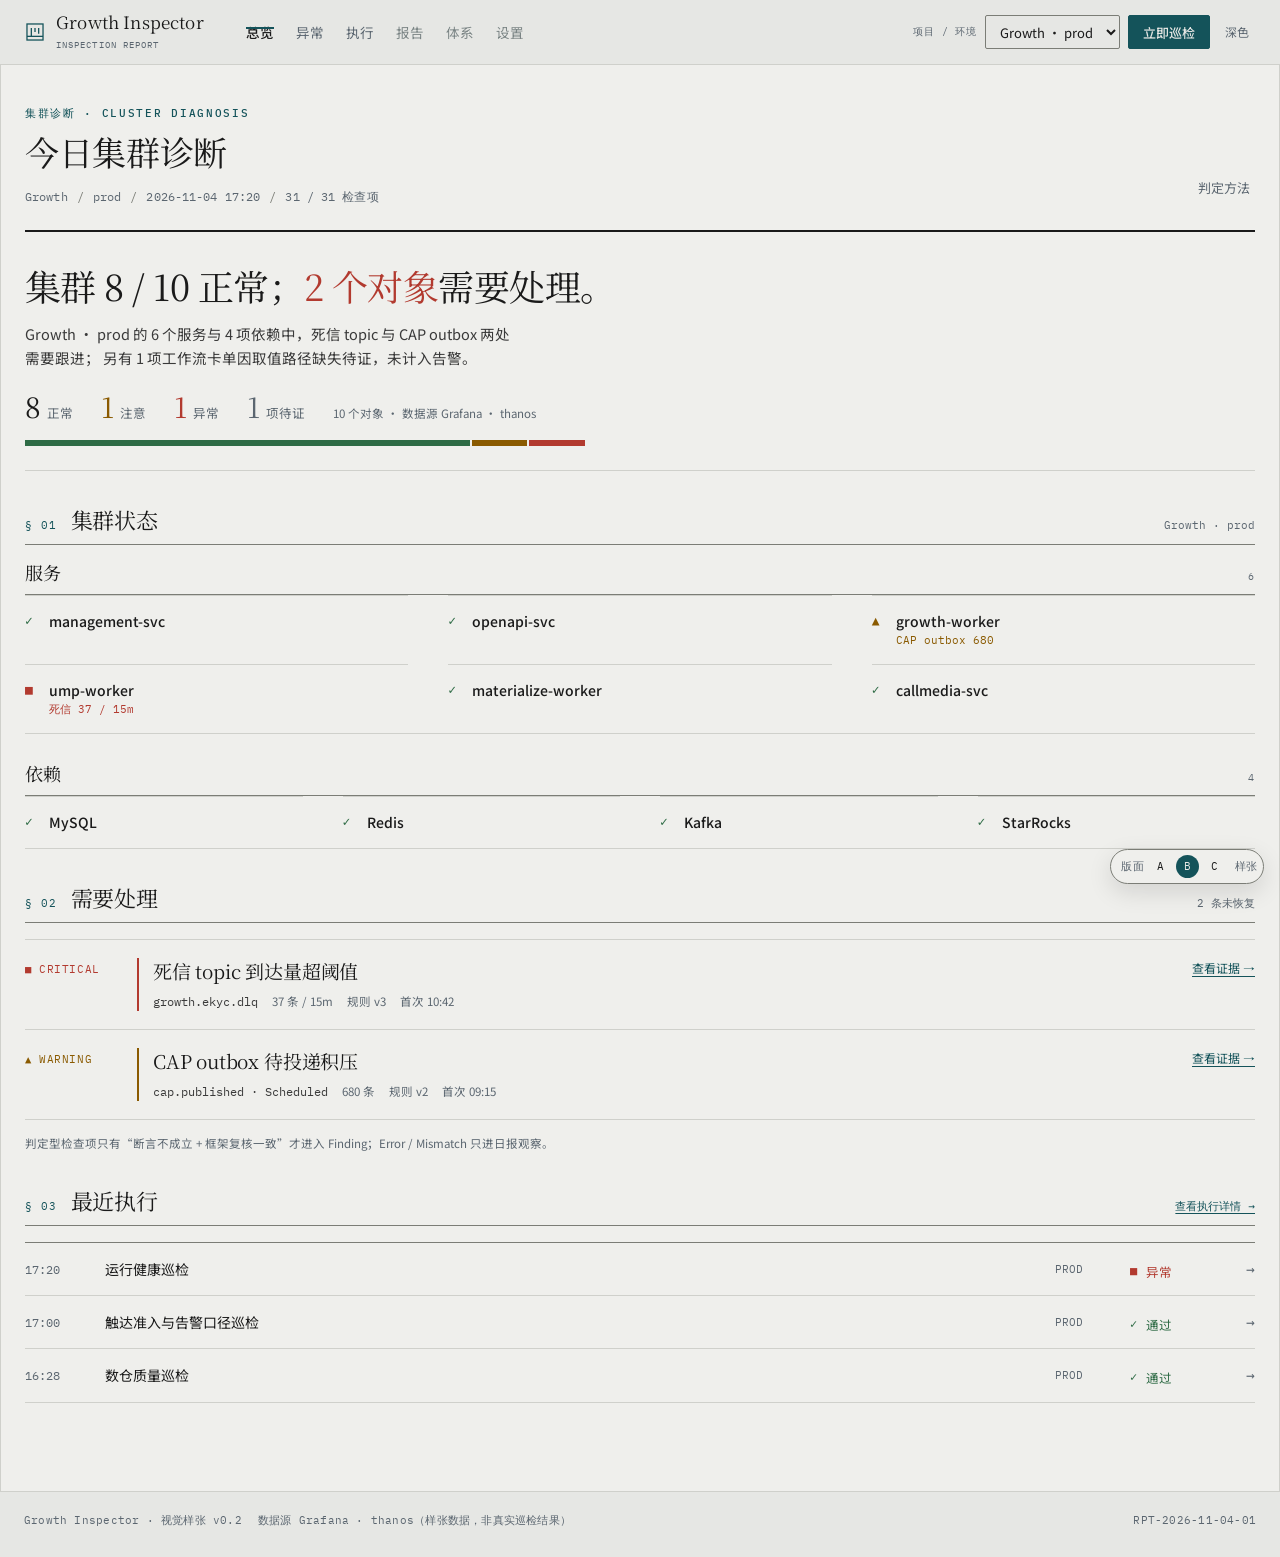
<file: docs/visual-style/v2/overview.html>
<!doctype html>
<html lang="zh-CN">
<head>
  <meta charset="utf-8">
  <meta name="viewport" content="width=device-width, initial-scale=1">
  <meta name="color-scheme" content="light dark">
  <title>今日巡检诊断 · Growth Inspector 视觉样张</title>
  <link rel="stylesheet" href="../assets/tokens.css">
  <link rel="stylesheet" href="../assets/base.css">
  <link rel="stylesheet" href="../assets/components.css">
</head>
<body data-layout="b" data-page="overview">
  <a class="skip" href="#main">跳到正文</a>

  <header class="masthead">
    <div class="masthead__inner">
      <a class="brand" href="../index.html">
        <svg class="brand__mark" viewBox="0 0 24 24" fill="none" aria-hidden="true">
  <rect x="3.25" y="3.25" width="17.5" height="17.5" stroke="currentColor" stroke-width="1.4"/>
  <path d="M8 7.5v9M12 7.5v4.5M16 7.5v6.5" stroke="currentColor" stroke-width="1.4"/>
  <path d="M3.25 16.75h17.5" stroke="currentColor" stroke-width="1.4"/>
</svg>
        <span>
          <span class="brand__name">Growth Inspector</span>
          <span class="brand__sub">Inspection report</span>
        </span>
      </a>

      <nav class="nav" aria-label="主导航">
        <a class="nav__link is-active" href="overview.html" aria-current="page">总览</a>
        <a class="nav__link" href="findings.html">异常</a>
        <a class="nav__link" href="run.html">执行</a>
        <a class="nav__link is-disabled" href="#" aria-disabled="true" tabindex="-1" title="样张未覆盖，正式重做时补齐">报告</a>
        <a class="nav__link is-disabled" href="#" aria-disabled="true" tabindex="-1" title="样张未覆盖，正式重做时补齐">体系</a>
        <a class="nav__link is-disabled" href="#" aria-disabled="true" tabindex="-1" title="样张未覆盖，正式重做时补齐">设置</a>
      </nav>

      <div class="masthead__context">
        <span class="context-label">项目 / 环境</span>
        <select class="select" aria-label="选择项目与环境">
          <option>Growth · prod</option>
          <option>Growth · beta</option>
        </select>
        <button class="btn btn--primary" type="button">立即巡检</button>
        <button class="btn btn--quiet theme-toggle" type="button" data-theme-toggle aria-pressed="false">深色</button>
      </div>
    </div>
  </header>

  <main id="main" class="shell">

    <header class="page-head">
      <div class="page-head__main">
        <p class="kicker">集群诊断 · Cluster diagnosis</p>
        <h1 class="page-title">今日集群诊断</h1>
        <p class="page-meta">
          <span>Growth</span><span>prod</span><span>2026-11-04 17:20</span><span>31 / 31 检查项</span>
        </p>
      </div>
      <div class="page-head__actions">
        <a class="btn btn--quiet" href="run.html">判定方法</a>
      </div>
    </header>

    <section class="cluster-hero" aria-labelledby="cluster-title">
      <h2 class="cluster-title" id="cluster-title">
        集群 <span class="nowrap">8 / 10 正常</span>；<span class="nowrap"><em>2 个对象</em>需要处理</span>。
      </h2>
      <p class="cluster-copy">
        Growth · prod 的 6 个服务与 4 项依赖中，死信 topic 与 CAP outbox 两处需要跟进；
        另有 1 项工作流卡单因取值路径缺失待证，未计入告警。
      </p>
      <div class="cluster-stats">
        <span class="cluster-stat"><strong>8</strong>正常</span>
        <span class="cluster-stat cluster-stat--warn"><strong>1</strong>注意</span>
        <span class="cluster-stat cluster-stat--bad"><strong>1</strong>异常</span>
        <span class="cluster-stat cluster-stat--pending"><strong>1</strong>项待证</span>
        <span class="cluster-stat__note">10 个对象 · 数据源 Grafana · thanos</span>
      </div>
      <div class="cluster-meter" role="img" aria-label="10 个对象：8 正常、1 注意、1 异常">
        <span class="cluster-meter__seg cluster-meter__seg--ok" style="width: 80%"></span>
        <span class="cluster-meter__seg cluster-meter__seg--warn" style="width: 10%"></span>
        <span class="cluster-meter__seg cluster-meter__seg--bad" style="width: 10%"></span>
      </div>
    </section>

    <section class="section" aria-labelledby="s-cluster">
      <div class="section__head">
        <span class="section__index">§ 01</span>
        <h2 class="section__title" id="s-cluster">集群状态</h2>
        <span class="section__meta">Growth · prod</span>
      </div>
      <div class="section__body">
        <div class="cluster-group">
          <div class="cluster-group__head"><h3>服务</h3><span>6</span></div>
          <div class="node-grid node-grid--services"><div class="node"><span class="node__glyph" aria-hidden="true">✓</span><div class="node__body"><span class="node__name">management-svc</span></div></div><div class="node"><span class="node__glyph" aria-hidden="true">✓</span><div class="node__body"><span class="node__name">openapi-svc</span></div></div><div class="node node--warn"><span class="node__glyph" aria-hidden="true">▲</span><div class="node__body"><span class="node__name">growth-worker</span><span class="node__meta">CAP outbox 680</span></div></div><div class="node node--bad"><span class="node__glyph" aria-hidden="true">■</span><div class="node__body"><span class="node__name">ump-worker</span><span class="node__meta">死信 37 / 15m</span></div></div><div class="node"><span class="node__glyph" aria-hidden="true">✓</span><div class="node__body"><span class="node__name">materialize-worker</span></div></div><div class="node"><span class="node__glyph" aria-hidden="true">✓</span><div class="node__body"><span class="node__name">callmedia-svc</span></div></div></div>
        </div>
        <div class="cluster-group">
          <div class="cluster-group__head"><h3>依赖</h3><span>4</span></div>
          <div class="node-grid node-grid--deps"><div class="node"><span class="node__glyph" aria-hidden="true">✓</span><div class="node__body"><span class="node__name">MySQL</span></div></div><div class="node"><span class="node__glyph" aria-hidden="true">✓</span><div class="node__body"><span class="node__name">Redis</span></div></div><div class="node"><span class="node__glyph" aria-hidden="true">✓</span><div class="node__body"><span class="node__name">Kafka</span></div></div><div class="node"><span class="node__glyph" aria-hidden="true">✓</span><div class="node__body"><span class="node__name">StarRocks</span></div></div></div>
        </div>
      </div>
    </section>

    <section class="section" aria-labelledby="s-findings">
      <div class="section__head">
        <span class="section__index">§ 02</span>
        <h2 class="section__title" id="s-findings">需要处理</h2>
        <span class="section__meta">2 条未恢复</span>
      </div>
      <div class="section__body">
        <div class="finding-list">
      <article class="finding finding--critical">
        <div class="finding__severity finding__severity--critical">
          <span aria-hidden="true">■</span> Critical
        </div>
        <div class="finding__main">
          <h3 class="finding__title">死信 topic 到达量超阈值</h3>
          <p class="finding__meta">
            <span class="mono">growth.ekyc.dlq</span>
            <span>37 条 / 15m</span>
            <span>规则 v3</span>
            <span>首次 10:42</span>
          </p>
        </div>
        <div class="finding__side">
          <a href="run.html#evidence-deadletter">查看证据 →</a>
        </div>
      </article>

      <article class="finding finding--warning">
        <div class="finding__severity finding__severity--warning">
          <span aria-hidden="true">▲</span> Warning
        </div>
        <div class="finding__main">
          <h3 class="finding__title">CAP outbox 待投递积压</h3>
          <p class="finding__meta">
            <span class="mono">cap.published · Scheduled</span>
            <span>680 条</span>
            <span>规则 v2</span>
            <span>首次 09:15</span>
          </p>
        </div>
        <div class="finding__side">
          <a href="run.html">查看证据 →</a>
        </div>
      </article>
    </div>
        <p class="note" style="margin-top: 14px;">
          判定型检查项只有“断言不成立 + 框架复核一致”才进入 Finding；Error / Mismatch 只进日报观察。
        </p>
      </div>
    </section>

    <section class="section" aria-labelledby="s-recent">
      <div class="section__head">
        <span class="section__index">§ 03</span>
        <h2 class="section__title" id="s-recent">最近执行</h2>
        <span class="section__meta"><a href="run.html">查看执行详情 →</a></span>
      </div>
      <div class="section__body">
        <div class="run-list"><a class="run-row" href="run.html"><span class="run-row__time">17:20</span><span class="run-row__name">运行健康巡检</span><span class="run-row__env">prod</span><span class="run-row__status"><span class="status status--bad"><span class="status__glyph" aria-hidden="true">■</span><span>异常</span></span></span><span class="run-row__arrow" aria-hidden="true">→</span></a><a class="run-row" href="run.html"><span class="run-row__time">17:00</span><span class="run-row__name">触达准入与告警口径巡检</span><span class="run-row__env">prod</span><span class="run-row__status"><span class="status status--ok"><span class="status__glyph" aria-hidden="true">✓</span><span>通过</span></span></span><span class="run-row__arrow" aria-hidden="true">→</span></a><a class="run-row" href="run.html"><span class="run-row__time">16:28</span><span class="run-row__name">数仓质量巡检</span><span class="run-row__env">prod</span><span class="run-row__status"><span class="status status--ok"><span class="status__glyph" aria-hidden="true">✓</span><span>通过</span></span></span><span class="run-row__arrow" aria-hidden="true">→</span></a></div>
      </div>
    </section>
    
  </main>

  <footer class="footer">
    <div class="footer__inner">
      <span>Growth Inspector · 视觉样张 v0.2</span>
      <span>数据源 Grafana · thanos（样张数据，非真实巡检结果）</span>
      <span>RPT-2026-11-04-01</span>
    </div>
  </footer>

  <div class="variant-bar" role="navigation" aria-label="版面样张切换"><span class="variant-bar__label">版面</span><a class="" href="../v1/overview.html" title="A 报告栏 · 1200 / 40px" aria-label="A 报告栏 · 1200 / 40px">A</a> <a class="is-active" aria-current="true" href="../v2/overview.html" title="B 全宽 · 100% / 36px" aria-label="B 全宽 · 100% / 36px">B</a> <a class="" href="../v3/overview.html" title="C 留白 · 1120 / 48px" aria-label="C 留白 · 1120 / 48px">C</a><span class="variant-bar__note">样张</span></div>
  <script src="../assets/theme.js" defer></script>
</body>
</html>
</file>
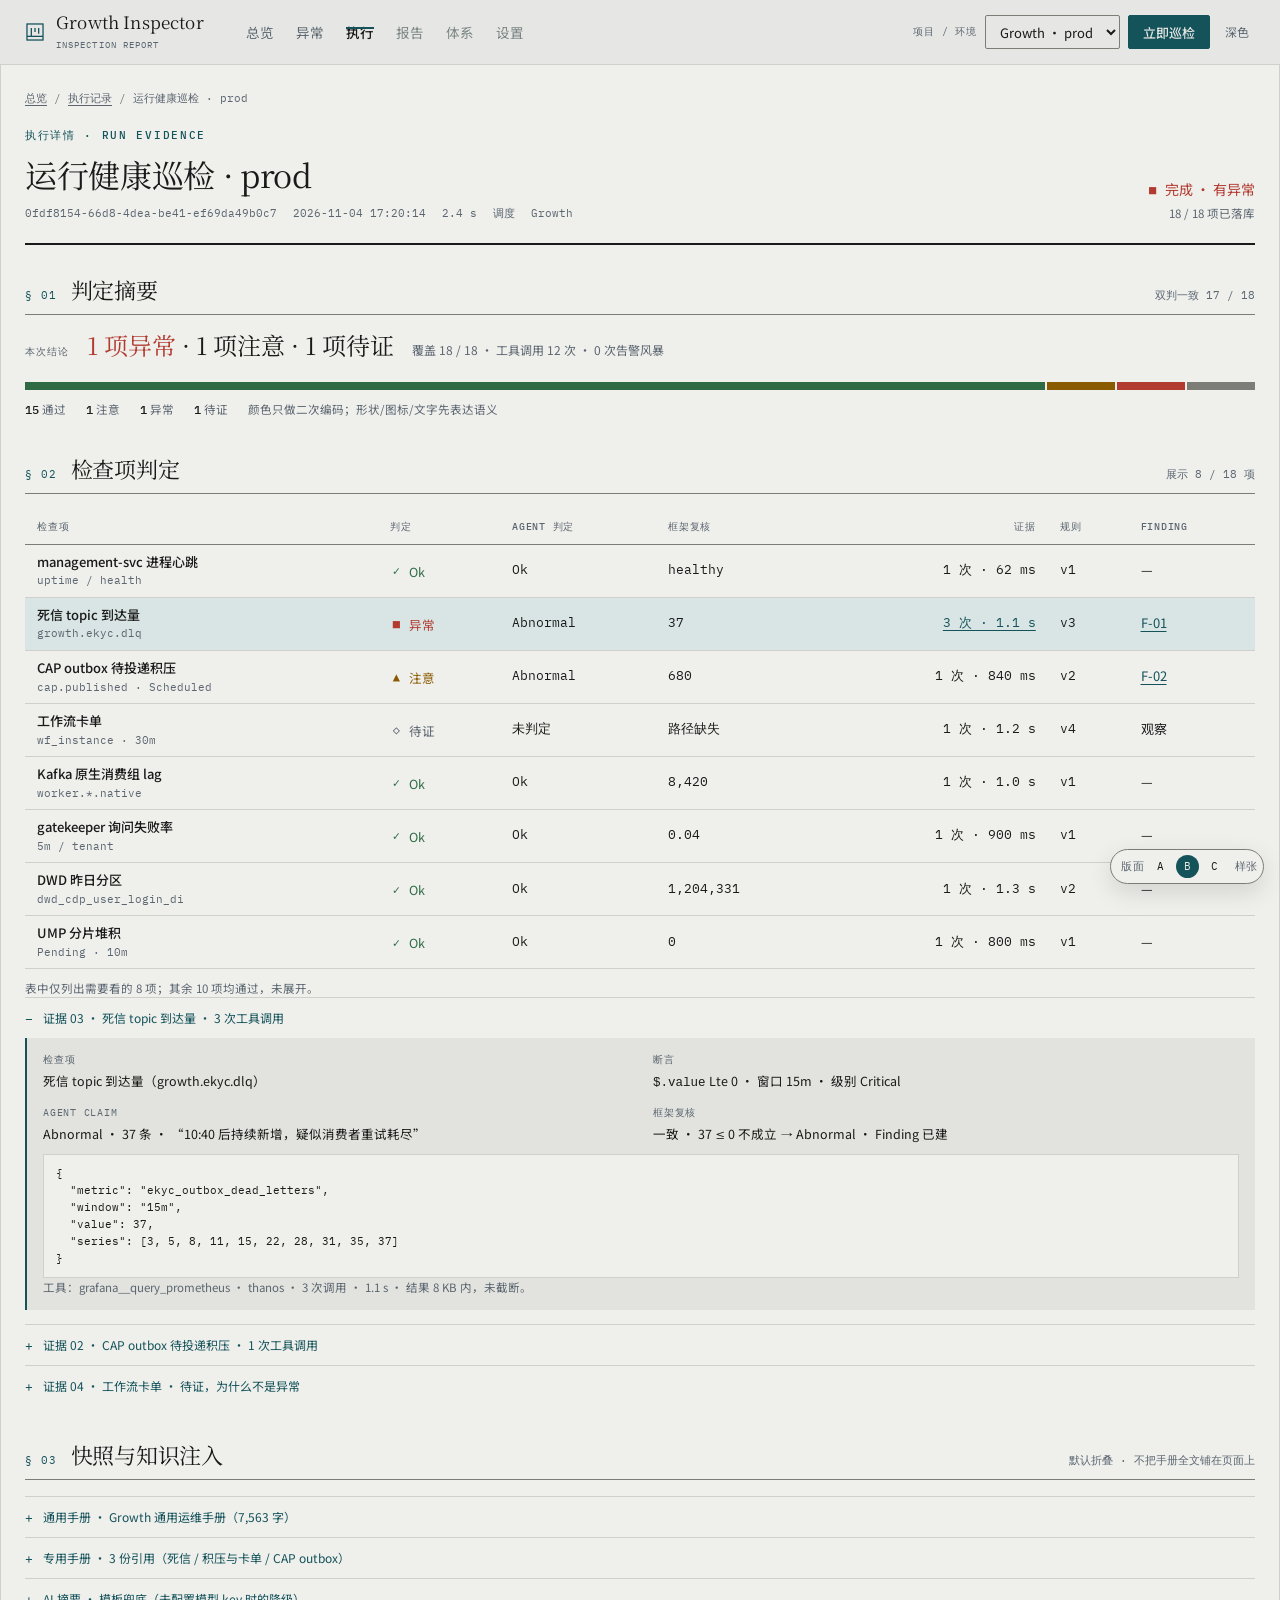
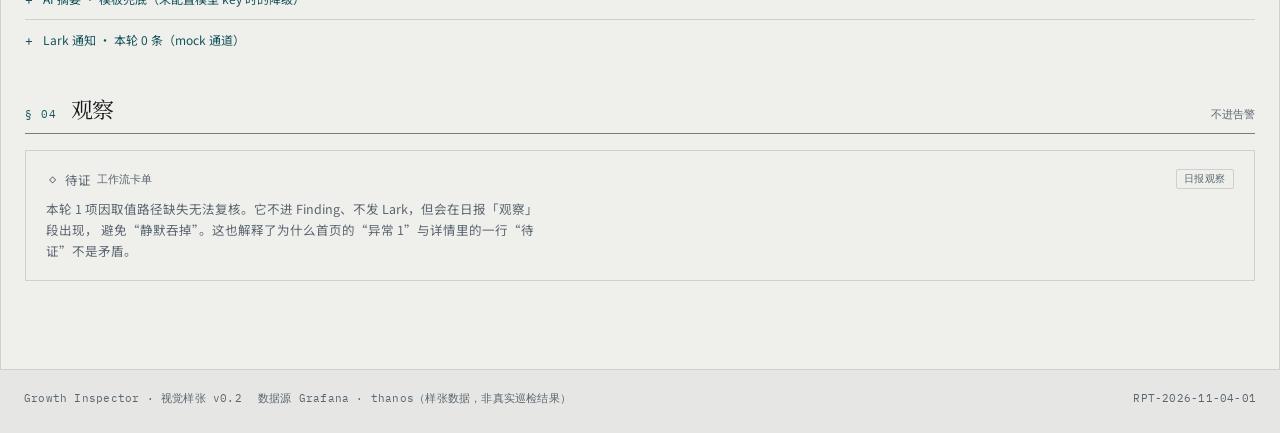
<file: docs/visual-style/v2/run.html>
<!doctype html>
<html lang="zh-CN">
<head>
  <meta charset="utf-8">
  <meta name="viewport" content="width=device-width, initial-scale=1">
  <meta name="color-scheme" content="light dark">
  <title>执行详情 · Growth Inspector 视觉样张</title>
  <link rel="stylesheet" href="../assets/tokens.css">
  <link rel="stylesheet" href="../assets/base.css">
  <link rel="stylesheet" href="../assets/components.css">
</head>
<body data-layout="b" data-page="run">
  <a class="skip" href="#main">跳到正文</a>

  <header class="masthead">
    <div class="masthead__inner">
      <a class="brand" href="../index.html">
        <svg class="brand__mark" viewBox="0 0 24 24" fill="none" aria-hidden="true">
  <rect x="3.25" y="3.25" width="17.5" height="17.5" stroke="currentColor" stroke-width="1.4"/>
  <path d="M8 7.5v9M12 7.5v4.5M16 7.5v6.5" stroke="currentColor" stroke-width="1.4"/>
  <path d="M3.25 16.75h17.5" stroke="currentColor" stroke-width="1.4"/>
</svg>
        <span>
          <span class="brand__name">Growth Inspector</span>
          <span class="brand__sub">Inspection report</span>
        </span>
      </a>

      <nav class="nav" aria-label="主导航">
        <a class="nav__link" href="overview.html">总览</a>
        <a class="nav__link" href="findings.html">异常</a>
        <a class="nav__link is-active" href="run.html" aria-current="page">执行</a>
        <a class="nav__link is-disabled" href="#" aria-disabled="true" tabindex="-1" title="样张未覆盖，正式重做时补齐">报告</a>
        <a class="nav__link is-disabled" href="#" aria-disabled="true" tabindex="-1" title="样张未覆盖，正式重做时补齐">体系</a>
        <a class="nav__link is-disabled" href="#" aria-disabled="true" tabindex="-1" title="样张未覆盖，正式重做时补齐">设置</a>
      </nav>

      <div class="masthead__context">
        <span class="context-label">项目 / 环境</span>
        <select class="select" aria-label="选择项目与环境">
          <option>Growth · prod</option>
          <option>Growth · beta</option>
        </select>
        <button class="btn btn--primary" type="button">立即巡检</button>
        <button class="btn btn--quiet theme-toggle" type="button" data-theme-toggle aria-pressed="false">深色</button>
      </div>
    </div>
  </header>

  <main id="main" class="shell">

    <nav class="breadcrumb" aria-label="面包屑">
      <a href="overview.html">总览</a>
      <span class="breadcrumb__sep">/</span>
      <a href="overview.html">执行记录</a>
      <span class="breadcrumb__sep">/</span>
      <span>运行健康巡检 · prod</span>
    </nav>

    <header class="run-head">
      <div>
        <p class="kicker">执行详情 · Run evidence</p>
        <h1 class="run-head__title">运行健康巡检 · prod</h1>
        <p class="run-head__meta">
          <span class="mono">0fdf8154-66d8-4dea-be41-ef69da49b0c7</span>
          <span>2026-11-04 17:20:14</span>
          <span>2.4 s</span>
          <span>调度</span>
          <span>Growth</span>
        </p>
      </div>
      <div class="run-head__side">
        <span class="status status--bad"><span class="status__glyph" aria-hidden="true">■</span><span>完成 · 有异常</span></span>
        <span class="note">18 / 18 项已落库</span>
      </div>
    </header>

    <section class="section section--tight" aria-labelledby="s-verdict">
      <div class="section__head">
        <span class="section__index">§ 01</span>
        <h2 class="section__title" id="s-verdict">判定摘要</h2>
        <span class="section__meta">双判一致 17 / 18</span>
      </div>
      <div class="section__body">
        <div class="verdict">
          <span class="verdict__label">本次结论</span>
          <span class="verdict__value"><em>1 项异常</em> · 1 项注意 · 1 项待证</span>
          <span class="verdict__meta">覆盖 18 / 18 · 工具调用 12 次 · 0 次告警风暴</span>
        </div>
        <div class="meter" role="img" aria-label="18 项结果：通过 15，注意 1，异常 1，待证 1">
          <span class="meter__seg meter__seg--ok" style="width: 83.33%"></span>
          <span class="meter__seg meter__seg--warn" style="width: 5.56%"></span>
          <span class="meter__seg meter__seg--bad" style="width: 5.56%"></span>
          <span class="meter__seg meter__seg--pending" style="width: 5.55%"></span>
        </div>
        <div class="meter__legend">
          <span><b>15</b> 通过</span>
          <span><b>1</b> 注意</span>
          <span><b>1</b> 异常</span>
          <span><b>1</b> 待证</span>
          <span class="muted">颜色只做二次编码；形状/图标/文字先表达语义</span>
        </div>
      </div>
    </section>

    <section class="section" aria-labelledby="s-items">
      <div class="section__head">
        <span class="section__index">§ 02</span>
        <h2 class="section__title" id="s-items">检查项判定</h2>
        <span class="section__meta">展示 8 / 18 项</span>
      </div>
      <div class="section__body">
        <div class="table-wrap">
          <table class="table">
            <caption class="sr-only">运行健康巡检的检查项判定与证据</caption>
            <thead>
              <tr>
                <th scope="col">检查项</th>
                <th scope="col">判定</th>
                <th scope="col">Agent 判定</th>
                <th scope="col">框架复核</th>
                <th scope="col" class="num">证据</th>
                <th scope="col">规则</th>
                <th scope="col">Finding</th>
              </tr>
            </thead>
            <tbody>
              <tr class="">
          <td><span class="table__title">management-svc 进程心跳</span><span class="table__sub">uptime / health</span></td>
          <td><span class="status status--ok"><span class="status__glyph" aria-hidden="true">✓</span><span>Ok</span></span></td>
          <td class="mono">Ok</td>
          <td class="mono">healthy</td>
          <td class="num">1 次 · 62 ms</td>
          <td class="mono">v1</td>
          <td>—</td>
        </tr><tr class="is-selected">
          <td><span class="table__title">死信 topic 到达量</span><span class="table__sub">growth.ekyc.dlq</span></td>
          <td><span class="status status--bad"><span class="status__glyph" aria-hidden="true">■</span><span>异常</span></span></td>
          <td class="mono">Abnormal</td>
          <td class="mono">37</td>
          <td class="num"><a href="#evidence-deadletter">3 次 · 1.1 s</a></td>
          <td class="mono">v3</td>
          <td><a href="findings.html">F-01</a></td>
        </tr><tr class="">
          <td><span class="table__title">CAP outbox 待投递积压</span><span class="table__sub">cap.published · Scheduled</span></td>
          <td><span class="status status--warn"><span class="status__glyph" aria-hidden="true">▲</span><span>注意</span></span></td>
          <td class="mono">Abnormal</td>
          <td class="mono">680</td>
          <td class="num">1 次 · 840 ms</td>
          <td class="mono">v2</td>
          <td><a href="findings.html">F-02</a></td>
        </tr><tr class="">
          <td><span class="table__title">工作流卡单</span><span class="table__sub">wf_instance · 30m</span></td>
          <td><span class="status status--pending"><span class="status__glyph" aria-hidden="true">◇</span><span>待证</span></span></td>
          <td class="mono">未判定</td>
          <td class="mono">路径缺失</td>
          <td class="num">1 次 · 1.2 s</td>
          <td class="mono">v4</td>
          <td>观察</td>
        </tr><tr class="">
          <td><span class="table__title">Kafka 原生消费组 lag</span><span class="table__sub">worker.*.native</span></td>
          <td><span class="status status--ok"><span class="status__glyph" aria-hidden="true">✓</span><span>Ok</span></span></td>
          <td class="mono">Ok</td>
          <td class="mono">8,420</td>
          <td class="num">1 次 · 1.0 s</td>
          <td class="mono">v1</td>
          <td>—</td>
        </tr><tr class="">
          <td><span class="table__title">gatekeeper 询问失败率</span><span class="table__sub">5m / tenant</span></td>
          <td><span class="status status--ok"><span class="status__glyph" aria-hidden="true">✓</span><span>Ok</span></span></td>
          <td class="mono">Ok</td>
          <td class="mono">0.04</td>
          <td class="num">1 次 · 900 ms</td>
          <td class="mono">v1</td>
          <td>—</td>
        </tr><tr class="">
          <td><span class="table__title">DWD 昨日分区</span><span class="table__sub">dwd_cdp_user_login_di</span></td>
          <td><span class="status status--ok"><span class="status__glyph" aria-hidden="true">✓</span><span>Ok</span></span></td>
          <td class="mono">Ok</td>
          <td class="mono">1,204,331</td>
          <td class="num">1 次 · 1.3 s</td>
          <td class="mono">v2</td>
          <td>—</td>
        </tr><tr class="">
          <td><span class="table__title">UMP 分片堆积</span><span class="table__sub">Pending · 10m</span></td>
          <td><span class="status status--ok"><span class="status__glyph" aria-hidden="true">✓</span><span>Ok</span></span></td>
          <td class="mono">Ok</td>
          <td class="mono">0</td>
          <td class="num">1 次 · 800 ms</td>
          <td class="mono">v1</td>
          <td>—</td>
        </tr>
            </tbody>
          </table>
        </div>
        <p class="note" style="margin-top: 10px;">表中仅列出需要看的 8 项；其余 10 项均通过，未展开。</p>

        <details class="evidence" id="evidence-deadletter" open>
          <summary>证据 03 · 死信 topic 到达量 · 3 次工具调用</summary>
          <div class="evidence__body">
            <div class="evidence__grid">
              <div>
                <p class="evidence__label">检查项</p>
                <p class="evidence__value">死信 topic 到达量（growth.ekyc.dlq）</p>
              </div>
              <div>
                <p class="evidence__label">断言</p>
                <p class="evidence__value"><code>$.value</code> Lte 0 · 窗口 15m · 级别 Critical</p>
              </div>
              <div>
                <p class="evidence__label">Agent claim</p>
                <p class="evidence__value">Abnormal · 37 条 · “10:40 后持续新增，疑似消费者重试耗尽”</p>
              </div>
              <div>
                <p class="evidence__label">框架复核</p>
                <p class="evidence__value">一致 · 37 ≤ 0 不成立 → Abnormal · Finding 已建</p>
              </div>
            </div>
            <pre class="code">{
  "metric": "ekyc_outbox_dead_letters",
  "window": "15m",
  "value": 37,
  "series": [3, 5, 8, 11, 15, 22, 28, 31, 35, 37]
}</pre>
            <p class="note">工具：grafana__query_prometheus · thanos · 3 次调用 · 1.1 s · 结果 8 KB 内，未截断。</p>
          </div>
        </details>

        <details class="evidence">
          <summary>证据 02 · CAP outbox 待投递积压 · 1 次工具调用</summary>
          <div class="evidence__body">
            <div class="evidence__grid">
              <div>
                <p class="evidence__label">检查项</p>
                <p class="evidence__value">CAP outbox 待投递积压（cap.published · Scheduled）</p>
              </div>
              <div>
                <p class="evidence__label">断言</p>
                <p class="evidence__value"><code>$.value</code> Lt 500 · 窗口 15m · 级别 Warning</p>
              </div>
              <div>
                <p class="evidence__label">Agent claim</p>
                <p class="evidence__value">Abnormal · 680 条 · “积压从 09:15 开始抬升”</p>
              </div>
              <div>
                <p class="evidence__label">框架复核</p>
                <p class="evidence__value">一致 · 680 &lt; 500 不成立 → Abnormal · Finding 已建</p>
              </div>
            </div>
            <p class="note">工具：grafana__query_prometheus · thanos · 1 次调用 · 840 ms。</p>
          </div>
        </details>

        <details class="evidence">
          <summary>证据 04 · 工作流卡单 · 待证，为什么不是异常</summary>
          <div class="evidence__body">
            <div class="evidence__grid">
              <div>
                <p class="evidence__label">检查项</p>
                <p class="evidence__value">工作流卡单（wf_instance · 30m）</p>
              </div>
              <div>
                <p class="evidence__label">断言</p>
                <p class="evidence__value"><code>$.count</code> Lte 0 · 级别 Critical</p>
              </div>
              <div>
                <p class="evidence__label">Agent claim</p>
                <p class="evidence__value">未给出可复核的 claim · 工具返回中没有 <code>$.count</code></p>
              </div>
              <div>
                <p class="evidence__label">框架复核</p>
                <p class="evidence__value">Error · 取值路径缺失 → 不建 Finding、不发 Lark，进日报观察</p>
              </div>
            </div>
            <p class="note">
              “待证”不是失败，也不等于健康；它表示这次没有足够证据下结论。补上查询或换工具后重跑即可。
            </p>
          </div>
        </details>
      </div>
    </section>

    <section class="section" aria-labelledby="s-snapshot">
      <div class="section__head">
        <span class="section__index">§ 03</span>
        <h2 class="section__title" id="s-snapshot">快照与知识注入</h2>
        <span class="section__meta">默认折叠 · 不把手册全文铺在页面上</span>
      </div>
      <div class="section__body">
        <details class="evidence">
          <summary>通用手册 · Growth 通用运维手册（7,563 字）</summary>
          <div class="evidence__body">
            <p class="evidence__value">服务拓扑、指标口径、告警升级路径；已注入本次 agent 会话。</p>
            <p class="note">快照版本：2026-11-03 18:20 · 只读 · 完整内容见「体系 / 手册」。</p>
          </div>
        </details>
        <details class="evidence">
          <summary>专用手册 · 3 份引用（死信 / 积压与卡单 / CAP outbox）</summary>
          <div class="evidence__body">
            <p class="evidence__value">被检查单显式引用的专用知识，仅在本次执行注入。</p>
            <p class="note">引用不跨 Project；快照里保留标题与版本，正文按需展开。</p>
          </div>
        </details>
        <details class="evidence">
          <summary>AI 摘要 · 模板兜底（未配置模型 key 时的降级）</summary>
          <div class="evidence__body">
            <p class="evidence__value">摘要标记 <code>FallbackUsed = 1</code>，不伪装成模型生成；日报里同样标注。</p>
          </div>
        </details>
        <details class="evidence">
          <summary>Lark 通知 · 本轮 0 条（mock 通道）</summary>
          <div class="evidence__body">
            <p class="evidence__value">v1 只写 LarkNotification 留痕，不发起真实请求；finding 建单时会显示在这里。</p>
          </div>
        </details>
      </div>
    </section>

    <section class="section" aria-labelledby="s-observe">
      <div class="section__head">
        <span class="section__index">§ 04</span>
        <h2 class="section__title" id="s-observe">观察</h2>
        <span class="section__meta">不进告警</span>
      </div>
      <div class="section__body">
        <div class="callout">
          <div class="inline-actions" style="justify-content: space-between;">
            <span class="status status--pending"><span class="status__glyph" aria-hidden="true">◇</span><span>待证</span><span class="status__sub">工作流卡单</span></span>
            <span class="chip">日报观察</span>
          </div>
          <p class="callout__copy" style="margin-top: 10px;">
            本轮 1 项因取值路径缺失无法复核。它不进 Finding、不发 Lark，但会在日报「观察」段出现，
            避免“静默吞掉”。这也解释了为什么首页的“异常 1”与详情里的一行“待证”不是矛盾。
          </p>
        </div>
      </div>
    </section>
    
  </main>

  <footer class="footer">
    <div class="footer__inner">
      <span>Growth Inspector · 视觉样张 v0.2</span>
      <span>数据源 Grafana · thanos（样张数据，非真实巡检结果）</span>
      <span>RPT-2026-11-04-01</span>
    </div>
  </footer>

  <div class="variant-bar" role="navigation" aria-label="版面样张切换"><span class="variant-bar__label">版面</span><a class="" href="../v1/run.html" title="A 报告栏 · 1200 / 40px" aria-label="A 报告栏 · 1200 / 40px">A</a> <a class="is-active" aria-current="true" href="../v2/run.html" title="B 全宽 · 100% / 36px" aria-label="B 全宽 · 100% / 36px">B</a> <a class="" href="../v3/run.html" title="C 留白 · 1120 / 48px" aria-label="C 留白 · 1120 / 48px">C</a><span class="variant-bar__note">样张</span></div>
  <script src="../assets/theme.js" defer></script>
</body>
</html>
</file>
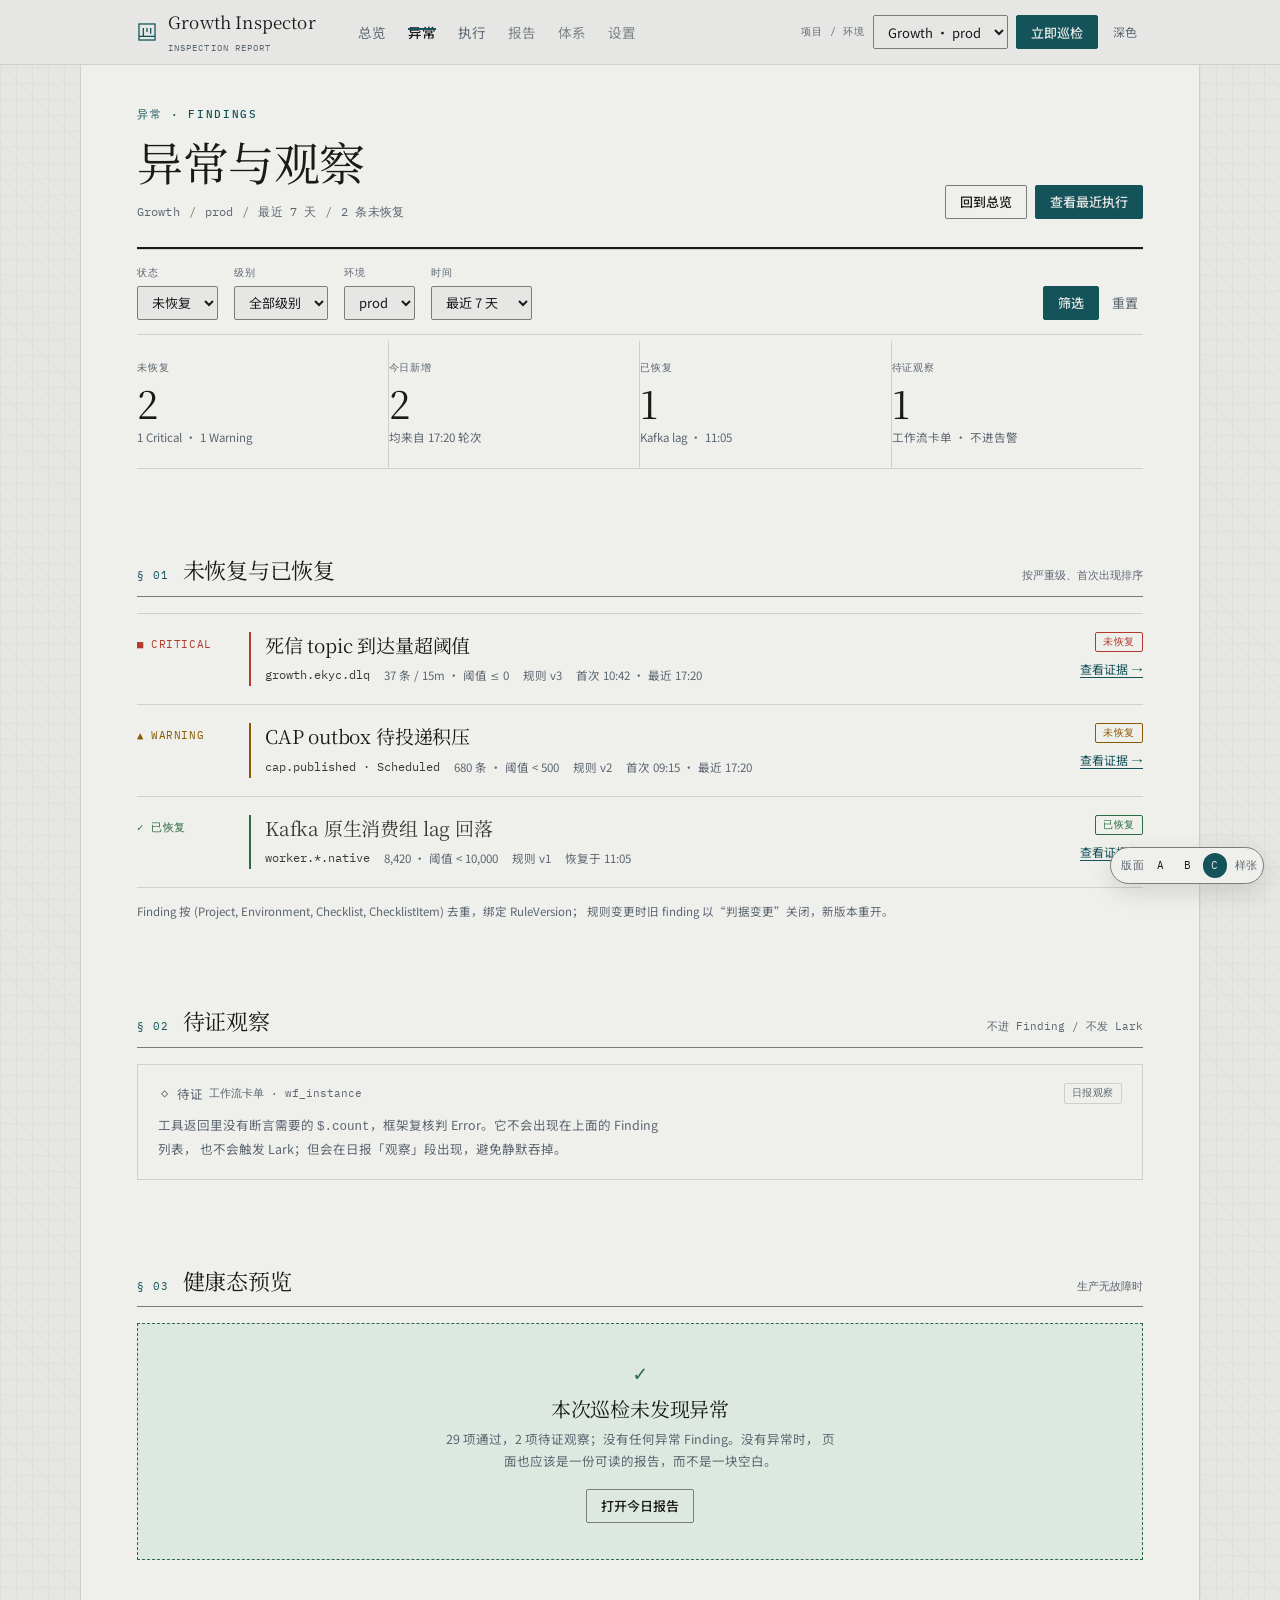
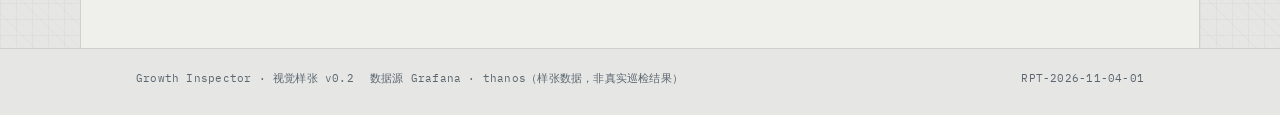
<file: docs/visual-style/v3/findings.html>
<!doctype html>
<html lang="zh-CN">
<head>
  <meta charset="utf-8">
  <meta name="viewport" content="width=device-width, initial-scale=1">
  <meta name="color-scheme" content="light dark">
  <title>异常与观察 · Growth Inspector 视觉样张</title>
  <link rel="stylesheet" href="../assets/tokens.css">
  <link rel="stylesheet" href="../assets/base.css">
  <link rel="stylesheet" href="../assets/components.css">
</head>
<body data-layout="c" data-page="findings">
  <a class="skip" href="#main">跳到正文</a>

  <header class="masthead">
    <div class="masthead__inner">
      <a class="brand" href="../index.html">
        <svg class="brand__mark" viewBox="0 0 24 24" fill="none" aria-hidden="true">
  <rect x="3.25" y="3.25" width="17.5" height="17.5" stroke="currentColor" stroke-width="1.4"/>
  <path d="M8 7.5v9M12 7.5v4.5M16 7.5v6.5" stroke="currentColor" stroke-width="1.4"/>
  <path d="M3.25 16.75h17.5" stroke="currentColor" stroke-width="1.4"/>
</svg>
        <span>
          <span class="brand__name">Growth Inspector</span>
          <span class="brand__sub">Inspection report</span>
        </span>
      </a>

      <nav class="nav" aria-label="主导航">
        <a class="nav__link" href="overview.html">总览</a>
        <a class="nav__link is-active" href="findings.html" aria-current="page">异常</a>
        <a class="nav__link" href="run.html">执行</a>
        <a class="nav__link is-disabled" href="#" aria-disabled="true" tabindex="-1" title="样张未覆盖，正式重做时补齐">报告</a>
        <a class="nav__link is-disabled" href="#" aria-disabled="true" tabindex="-1" title="样张未覆盖，正式重做时补齐">体系</a>
        <a class="nav__link is-disabled" href="#" aria-disabled="true" tabindex="-1" title="样张未覆盖，正式重做时补齐">设置</a>
      </nav>

      <div class="masthead__context">
        <span class="context-label">项目 / 环境</span>
        <select class="select" aria-label="选择项目与环境">
          <option>Growth · prod</option>
          <option>Growth · beta</option>
        </select>
        <button class="btn btn--primary" type="button">立即巡检</button>
        <button class="btn btn--quiet theme-toggle" type="button" data-theme-toggle aria-pressed="false">深色</button>
      </div>
    </div>
  </header>

  <main id="main" class="shell">

    <header class="page-head">
      <div class="page-head__main">
        <p class="kicker">异常 · Findings</p>
        <h1 class="page-title">异常与观察</h1>
        <p class="page-meta">
          <span>Growth</span><span>prod</span><span>最近 7 天</span><span>2 条未恢复</span>
        </p>
      </div>
      <div class="page-head__actions">
        <a class="btn btn--ghost" href="overview.html">回到总览</a>
        <a class="btn btn--primary" href="run.html">查看最近执行</a>
      </div>
    </header>

    <div class="filterbar" role="search" aria-label="筛选异常">
      <div class="field">
        <label class="field__label" for="f-status">状态</label>
        <select class="select" id="f-status">
          <option>未恢复</option>
          <option>已恢复</option>
          <option>全部</option>
        </select>
      </div>
      <div class="field">
        <label class="field__label" for="f-severity">级别</label>
        <select class="select" id="f-severity">
          <option>全部级别</option>
          <option>Critical</option>
          <option>Warning</option>
        </select>
      </div>
      <div class="field">
        <label class="field__label" for="f-env">环境</label>
        <select class="select" id="f-env">
          <option>prod</option>
          <option>beta</option>
        </select>
      </div>
      <div class="field">
        <label class="field__label" for="f-window">时间</label>
        <select class="select" id="f-window">
          <option>最近 7 天</option>
          <option>今天</option>
          <option>最近 30 天</option>
        </select>
      </div>
      <div class="filterbar__actions">
        <button class="btn btn--primary" type="button">筛选</button>
        <button class="btn btn--quiet" type="button">重置</button>
      </div>
    </div>

    <div class="kpi-grid" style="margin-top: 6px;">
      <div class="kpi">
        <p class="kpi__label">未恢复</p>
        <p class="kpi__value">2</p>
        <p class="kpi__note">1 Critical · 1 Warning</p>
      </div>
      <div class="kpi">
        <p class="kpi__label">今日新增</p>
        <p class="kpi__value">2</p>
        <p class="kpi__note">均来自 17:20 轮次</p>
      </div>
      <div class="kpi">
        <p class="kpi__label">已恢复</p>
        <p class="kpi__value">1</p>
        <p class="kpi__note">Kafka lag · 11:05</p>
      </div>
      <div class="kpi">
        <p class="kpi__label">待证观察</p>
        <p class="kpi__value">1</p>
        <p class="kpi__note">工作流卡单 · 不进告警</p>
      </div>
    </div>

    <section class="section" aria-labelledby="s-list">
      <div class="section__head">
        <span class="section__index">§ 01</span>
        <h2 class="section__title" id="s-list">未恢复与已恢复</h2>
        <span class="section__meta">按严重级、首次出现排序</span>
      </div>
      <div class="section__body">
        <div class="finding-list">
      <article class="finding finding--critical">
        <div class="finding__severity finding__severity--critical">
          <span aria-hidden="true">■</span> Critical
        </div>
        <div class="finding__main">
          <h3 class="finding__title">死信 topic 到达量超阈值</h3>
          <p class="finding__meta">
            <span class="mono">growth.ekyc.dlq</span>
            <span>37 条 / 15m · 阈值 ≤ 0</span>
            <span>规则 v3</span>
            <span>首次 10:42 · 最近 17:20</span>
          </p>
        </div>
        <div class="finding__side">
          <span class="chip chip--danger">未恢复</span>
          <a href="run.html#evidence-deadletter">查看证据 →</a>
        </div>
      </article>

      <article class="finding finding--warning">
        <div class="finding__severity finding__severity--warning">
          <span aria-hidden="true">▲</span> Warning
        </div>
        <div class="finding__main">
          <h3 class="finding__title">CAP outbox 待投递积压</h3>
          <p class="finding__meta">
            <span class="mono">cap.published · Scheduled</span>
            <span>680 条 · 阈值 &lt; 500</span>
            <span>规则 v2</span>
            <span>首次 09:15 · 最近 17:20</span>
          </p>
        </div>
        <div class="finding__side">
          <span class="chip chip--warning">未恢复</span>
          <a href="run.html">查看证据 →</a>
        </div>
      </article>

      <article class="finding finding--resolved">
        <div class="finding__severity finding__severity--ok">
          <span aria-hidden="true">✓</span> 已恢复
        </div>
        <div class="finding__main">
          <h3 class="finding__title">Kafka 原生消费组 lag 回落</h3>
          <p class="finding__meta">
            <span class="mono">worker.*.native</span>
            <span>8,420 · 阈值 &lt; 10,000</span>
            <span>规则 v1</span>
            <span>恢复于 11:05</span>
          </p>
        </div>
        <div class="finding__side">
          <span class="chip chip--ok">已恢复</span>
          <a href="run.html">查看证据 →</a>
        </div>
      </article>
    </div>
        <p class="note" style="margin-top: 14px;">
          Finding 按 (Project, Environment, Checklist, ChecklistItem) 去重，绑定 RuleVersion；
          规则变更时旧 finding 以“判据变更”关闭，新版本重开。
        </p>
      </div>
    </section>

    <section class="section" aria-labelledby="s-observe">
      <div class="section__head">
        <span class="section__index">§ 02</span>
        <h2 class="section__title" id="s-observe">待证观察</h2>
        <span class="section__meta">不进 Finding / 不发 Lark</span>
      </div>
      <div class="section__body">
        <div class="callout">
          <div class="inline-actions" style="justify-content: space-between;">
            <span class="status status--pending"><span class="status__glyph" aria-hidden="true">◇</span><span>待证</span><span class="status__sub">工作流卡单 · wf_instance</span></span>
            <span class="chip">日报观察</span>
          </div>
          <p class="callout__copy" style="margin-top: 10px;">
            工具返回里没有断言需要的 <code>$.count</code>，框架复核判 Error。它不会出现在上面的 Finding 列表，
            也不会触发 Lark；但会在日报「观察」段出现，避免静默吞掉。
          </p>
        </div>
      </div>
    </section>

    <section class="section" aria-labelledby="s-healthy">
      <div class="section__head">
        <span class="section__index">§ 03</span>
        <h2 class="section__title" id="s-healthy">健康态预览</h2>
        <span class="section__meta">生产无故障时</span>
      </div>
      <div class="section__body">
        <div class="empty empty--ok">
          <span class="empty__glyph" aria-hidden="true">✓</span>
          <h3 class="empty__title">本次巡检未发现异常</h3>
          <p class="empty__copy">
            29 项通过，2 项待证观察；没有任何异常 Finding。没有异常时，
            页面也应该是一份可读的报告，而不是一块空白。
          </p>
          <p style="margin-top: 16px;"><a class="btn btn--ghost" href="overview.html">打开今日报告</a></p>
        </div>
      </div>
    </section>
    
  </main>

  <footer class="footer">
    <div class="footer__inner">
      <span>Growth Inspector · 视觉样张 v0.2</span>
      <span>数据源 Grafana · thanos（样张数据，非真实巡检结果）</span>
      <span>RPT-2026-11-04-01</span>
    </div>
  </footer>

  <div class="variant-bar" role="navigation" aria-label="版面样张切换"><span class="variant-bar__label">版面</span><a class="" href="../v1/findings.html" title="A 报告栏 · 1200 / 40px" aria-label="A 报告栏 · 1200 / 40px">A</a> <a class="" href="../v2/findings.html" title="B 全宽 · 100% / 36px" aria-label="B 全宽 · 100% / 36px">B</a> <a class="is-active" aria-current="true" href="../v3/findings.html" title="C 留白 · 1120 / 48px" aria-label="C 留白 · 1120 / 48px">C</a><span class="variant-bar__note">样张</span></div>
  <script src="../assets/theme.js" defer></script>
</body>
</html>
</file>
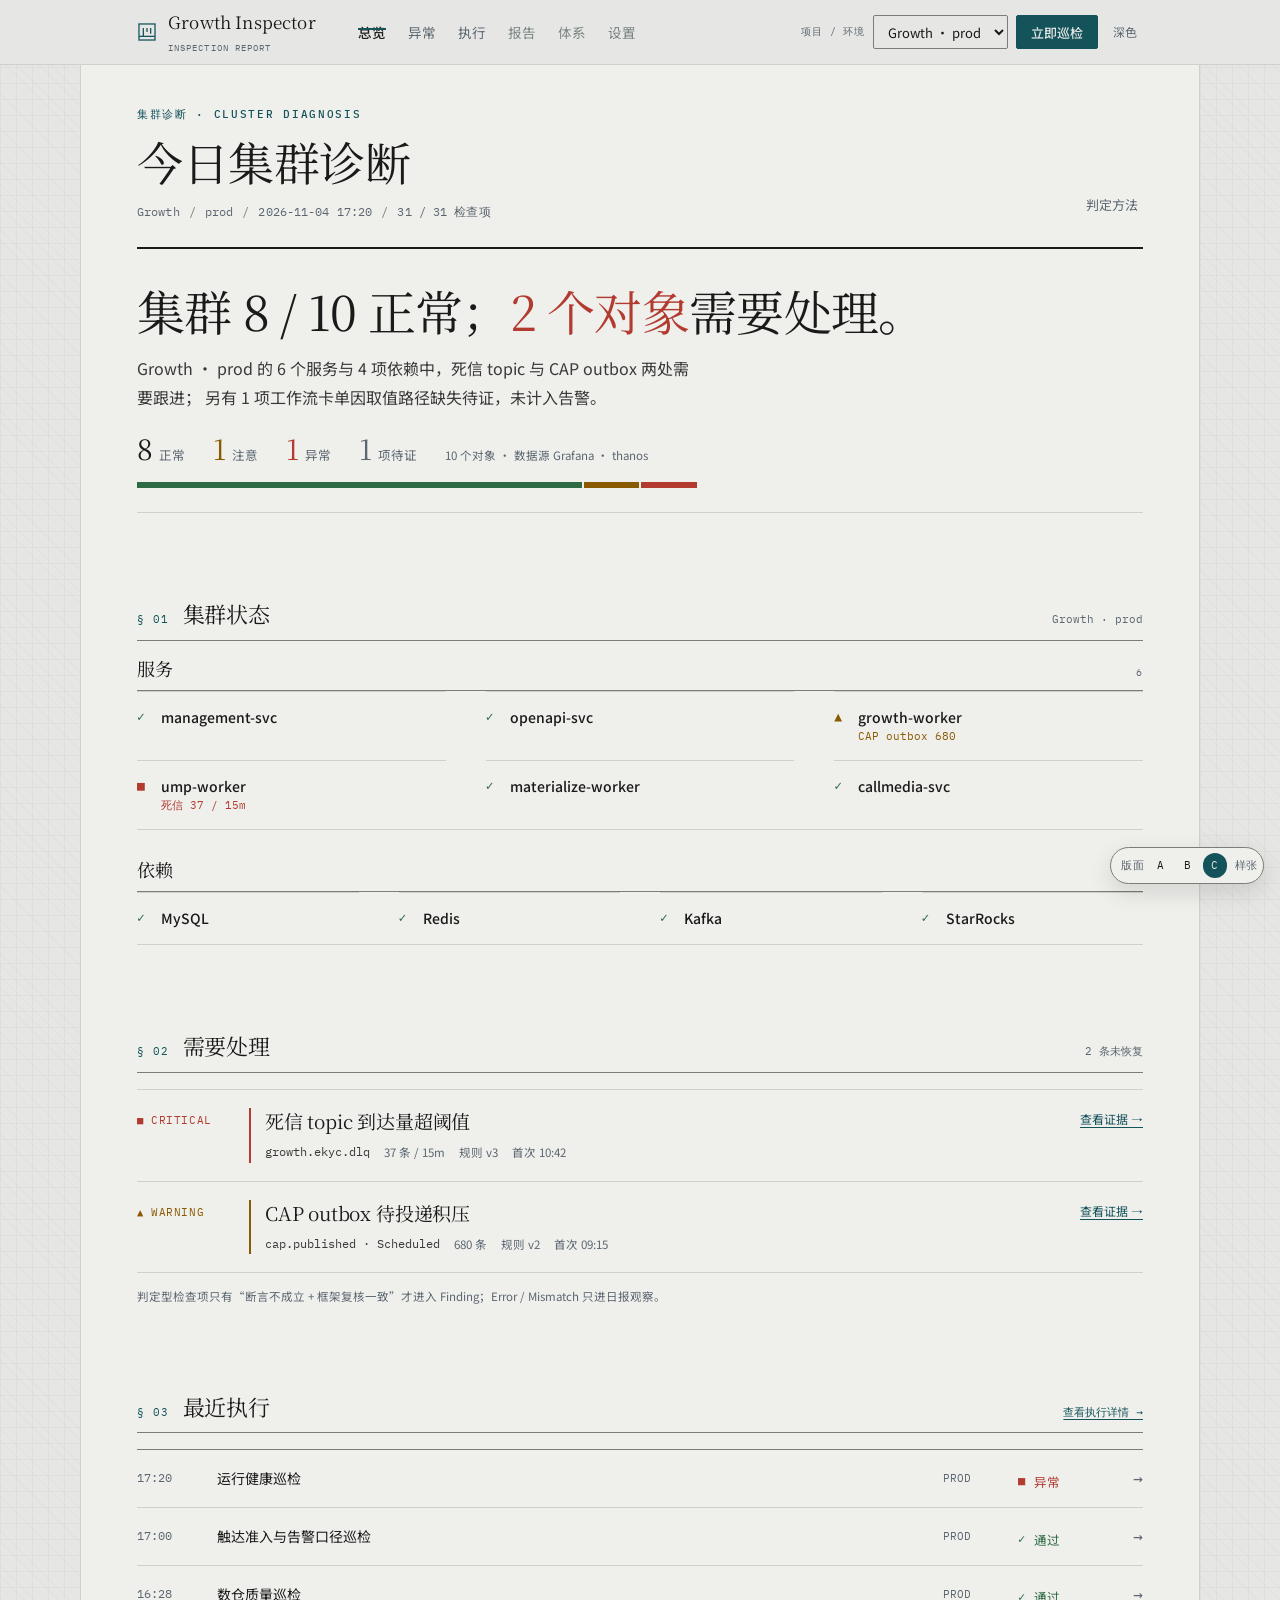
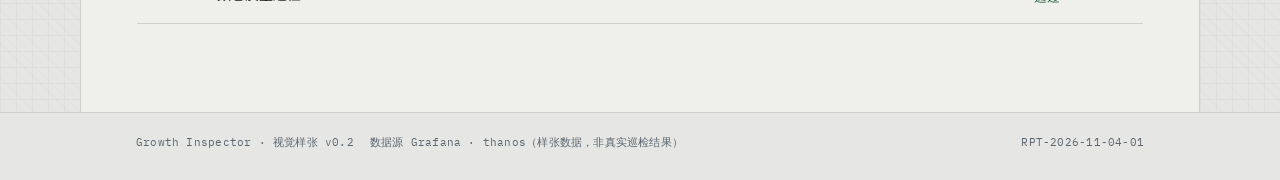
<file: docs/visual-style/v3/overview.html>
<!doctype html>
<html lang="zh-CN">
<head>
  <meta charset="utf-8">
  <meta name="viewport" content="width=device-width, initial-scale=1">
  <meta name="color-scheme" content="light dark">
  <title>今日巡检诊断 · Growth Inspector 视觉样张</title>
  <link rel="stylesheet" href="../assets/tokens.css">
  <link rel="stylesheet" href="../assets/base.css">
  <link rel="stylesheet" href="../assets/components.css">
</head>
<body data-layout="c" data-page="overview">
  <a class="skip" href="#main">跳到正文</a>

  <header class="masthead">
    <div class="masthead__inner">
      <a class="brand" href="../index.html">
        <svg class="brand__mark" viewBox="0 0 24 24" fill="none" aria-hidden="true">
  <rect x="3.25" y="3.25" width="17.5" height="17.5" stroke="currentColor" stroke-width="1.4"/>
  <path d="M8 7.5v9M12 7.5v4.5M16 7.5v6.5" stroke="currentColor" stroke-width="1.4"/>
  <path d="M3.25 16.75h17.5" stroke="currentColor" stroke-width="1.4"/>
</svg>
        <span>
          <span class="brand__name">Growth Inspector</span>
          <span class="brand__sub">Inspection report</span>
        </span>
      </a>

      <nav class="nav" aria-label="主导航">
        <a class="nav__link is-active" href="overview.html" aria-current="page">总览</a>
        <a class="nav__link" href="findings.html">异常</a>
        <a class="nav__link" href="run.html">执行</a>
        <a class="nav__link is-disabled" href="#" aria-disabled="true" tabindex="-1" title="样张未覆盖，正式重做时补齐">报告</a>
        <a class="nav__link is-disabled" href="#" aria-disabled="true" tabindex="-1" title="样张未覆盖，正式重做时补齐">体系</a>
        <a class="nav__link is-disabled" href="#" aria-disabled="true" tabindex="-1" title="样张未覆盖，正式重做时补齐">设置</a>
      </nav>

      <div class="masthead__context">
        <span class="context-label">项目 / 环境</span>
        <select class="select" aria-label="选择项目与环境">
          <option>Growth · prod</option>
          <option>Growth · beta</option>
        </select>
        <button class="btn btn--primary" type="button">立即巡检</button>
        <button class="btn btn--quiet theme-toggle" type="button" data-theme-toggle aria-pressed="false">深色</button>
      </div>
    </div>
  </header>

  <main id="main" class="shell">

    <header class="page-head">
      <div class="page-head__main">
        <p class="kicker">集群诊断 · Cluster diagnosis</p>
        <h1 class="page-title">今日集群诊断</h1>
        <p class="page-meta">
          <span>Growth</span><span>prod</span><span>2026-11-04 17:20</span><span>31 / 31 检查项</span>
        </p>
      </div>
      <div class="page-head__actions">
        <a class="btn btn--quiet" href="run.html">判定方法</a>
      </div>
    </header>

    <section class="cluster-hero" aria-labelledby="cluster-title">
      <h2 class="cluster-title" id="cluster-title">
        集群 <span class="nowrap">8 / 10 正常</span>；<span class="nowrap"><em>2 个对象</em>需要处理</span>。
      </h2>
      <p class="cluster-copy">
        Growth · prod 的 6 个服务与 4 项依赖中，死信 topic 与 CAP outbox 两处需要跟进；
        另有 1 项工作流卡单因取值路径缺失待证，未计入告警。
      </p>
      <div class="cluster-stats">
        <span class="cluster-stat"><strong>8</strong>正常</span>
        <span class="cluster-stat cluster-stat--warn"><strong>1</strong>注意</span>
        <span class="cluster-stat cluster-stat--bad"><strong>1</strong>异常</span>
        <span class="cluster-stat cluster-stat--pending"><strong>1</strong>项待证</span>
        <span class="cluster-stat__note">10 个对象 · 数据源 Grafana · thanos</span>
      </div>
      <div class="cluster-meter" role="img" aria-label="10 个对象：8 正常、1 注意、1 异常">
        <span class="cluster-meter__seg cluster-meter__seg--ok" style="width: 80%"></span>
        <span class="cluster-meter__seg cluster-meter__seg--warn" style="width: 10%"></span>
        <span class="cluster-meter__seg cluster-meter__seg--bad" style="width: 10%"></span>
      </div>
    </section>

    <section class="section" aria-labelledby="s-cluster">
      <div class="section__head">
        <span class="section__index">§ 01</span>
        <h2 class="section__title" id="s-cluster">集群状态</h2>
        <span class="section__meta">Growth · prod</span>
      </div>
      <div class="section__body">
        <div class="cluster-group">
          <div class="cluster-group__head"><h3>服务</h3><span>6</span></div>
          <div class="node-grid node-grid--services"><div class="node"><span class="node__glyph" aria-hidden="true">✓</span><div class="node__body"><span class="node__name">management-svc</span></div></div><div class="node"><span class="node__glyph" aria-hidden="true">✓</span><div class="node__body"><span class="node__name">openapi-svc</span></div></div><div class="node node--warn"><span class="node__glyph" aria-hidden="true">▲</span><div class="node__body"><span class="node__name">growth-worker</span><span class="node__meta">CAP outbox 680</span></div></div><div class="node node--bad"><span class="node__glyph" aria-hidden="true">■</span><div class="node__body"><span class="node__name">ump-worker</span><span class="node__meta">死信 37 / 15m</span></div></div><div class="node"><span class="node__glyph" aria-hidden="true">✓</span><div class="node__body"><span class="node__name">materialize-worker</span></div></div><div class="node"><span class="node__glyph" aria-hidden="true">✓</span><div class="node__body"><span class="node__name">callmedia-svc</span></div></div></div>
        </div>
        <div class="cluster-group">
          <div class="cluster-group__head"><h3>依赖</h3><span>4</span></div>
          <div class="node-grid node-grid--deps"><div class="node"><span class="node__glyph" aria-hidden="true">✓</span><div class="node__body"><span class="node__name">MySQL</span></div></div><div class="node"><span class="node__glyph" aria-hidden="true">✓</span><div class="node__body"><span class="node__name">Redis</span></div></div><div class="node"><span class="node__glyph" aria-hidden="true">✓</span><div class="node__body"><span class="node__name">Kafka</span></div></div><div class="node"><span class="node__glyph" aria-hidden="true">✓</span><div class="node__body"><span class="node__name">StarRocks</span></div></div></div>
        </div>
      </div>
    </section>

    <section class="section" aria-labelledby="s-findings">
      <div class="section__head">
        <span class="section__index">§ 02</span>
        <h2 class="section__title" id="s-findings">需要处理</h2>
        <span class="section__meta">2 条未恢复</span>
      </div>
      <div class="section__body">
        <div class="finding-list">
      <article class="finding finding--critical">
        <div class="finding__severity finding__severity--critical">
          <span aria-hidden="true">■</span> Critical
        </div>
        <div class="finding__main">
          <h3 class="finding__title">死信 topic 到达量超阈值</h3>
          <p class="finding__meta">
            <span class="mono">growth.ekyc.dlq</span>
            <span>37 条 / 15m</span>
            <span>规则 v3</span>
            <span>首次 10:42</span>
          </p>
        </div>
        <div class="finding__side">
          <a href="run.html#evidence-deadletter">查看证据 →</a>
        </div>
      </article>

      <article class="finding finding--warning">
        <div class="finding__severity finding__severity--warning">
          <span aria-hidden="true">▲</span> Warning
        </div>
        <div class="finding__main">
          <h3 class="finding__title">CAP outbox 待投递积压</h3>
          <p class="finding__meta">
            <span class="mono">cap.published · Scheduled</span>
            <span>680 条</span>
            <span>规则 v2</span>
            <span>首次 09:15</span>
          </p>
        </div>
        <div class="finding__side">
          <a href="run.html">查看证据 →</a>
        </div>
      </article>
    </div>
        <p class="note" style="margin-top: 14px;">
          判定型检查项只有“断言不成立 + 框架复核一致”才进入 Finding；Error / Mismatch 只进日报观察。
        </p>
      </div>
    </section>

    <section class="section" aria-labelledby="s-recent">
      <div class="section__head">
        <span class="section__index">§ 03</span>
        <h2 class="section__title" id="s-recent">最近执行</h2>
        <span class="section__meta"><a href="run.html">查看执行详情 →</a></span>
      </div>
      <div class="section__body">
        <div class="run-list"><a class="run-row" href="run.html"><span class="run-row__time">17:20</span><span class="run-row__name">运行健康巡检</span><span class="run-row__env">prod</span><span class="run-row__status"><span class="status status--bad"><span class="status__glyph" aria-hidden="true">■</span><span>异常</span></span></span><span class="run-row__arrow" aria-hidden="true">→</span></a><a class="run-row" href="run.html"><span class="run-row__time">17:00</span><span class="run-row__name">触达准入与告警口径巡检</span><span class="run-row__env">prod</span><span class="run-row__status"><span class="status status--ok"><span class="status__glyph" aria-hidden="true">✓</span><span>通过</span></span></span><span class="run-row__arrow" aria-hidden="true">→</span></a><a class="run-row" href="run.html"><span class="run-row__time">16:28</span><span class="run-row__name">数仓质量巡检</span><span class="run-row__env">prod</span><span class="run-row__status"><span class="status status--ok"><span class="status__glyph" aria-hidden="true">✓</span><span>通过</span></span></span><span class="run-row__arrow" aria-hidden="true">→</span></a></div>
      </div>
    </section>
    
  </main>

  <footer class="footer">
    <div class="footer__inner">
      <span>Growth Inspector · 视觉样张 v0.2</span>
      <span>数据源 Grafana · thanos（样张数据，非真实巡检结果）</span>
      <span>RPT-2026-11-04-01</span>
    </div>
  </footer>

  <div class="variant-bar" role="navigation" aria-label="版面样张切换"><span class="variant-bar__label">版面</span><a class="" href="../v1/overview.html" title="A 报告栏 · 1200 / 40px" aria-label="A 报告栏 · 1200 / 40px">A</a> <a class="" href="../v2/overview.html" title="B 全宽 · 100% / 36px" aria-label="B 全宽 · 100% / 36px">B</a> <a class="is-active" aria-current="true" href="../v3/overview.html" title="C 留白 · 1120 / 48px" aria-label="C 留白 · 1120 / 48px">C</a><span class="variant-bar__note">样张</span></div>
  <script src="../assets/theme.js" defer></script>
</body>
</html>
</file>
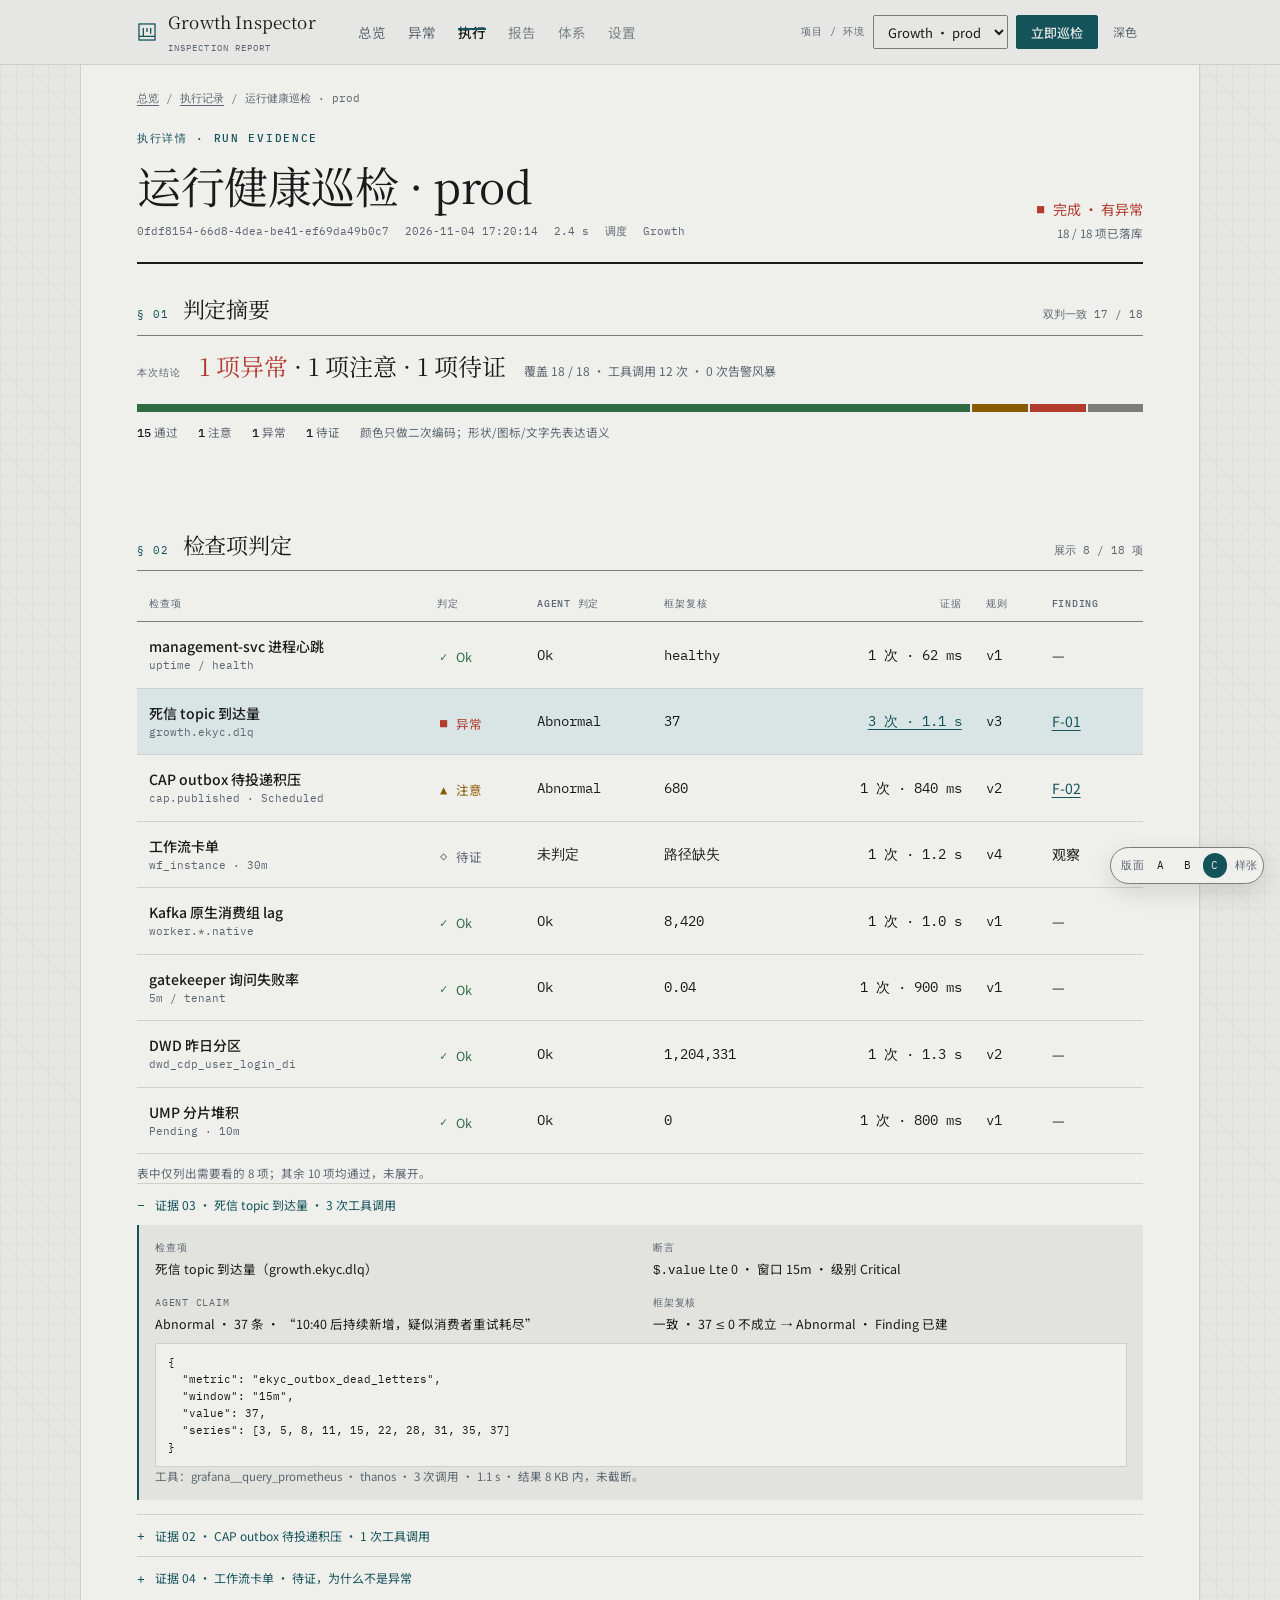
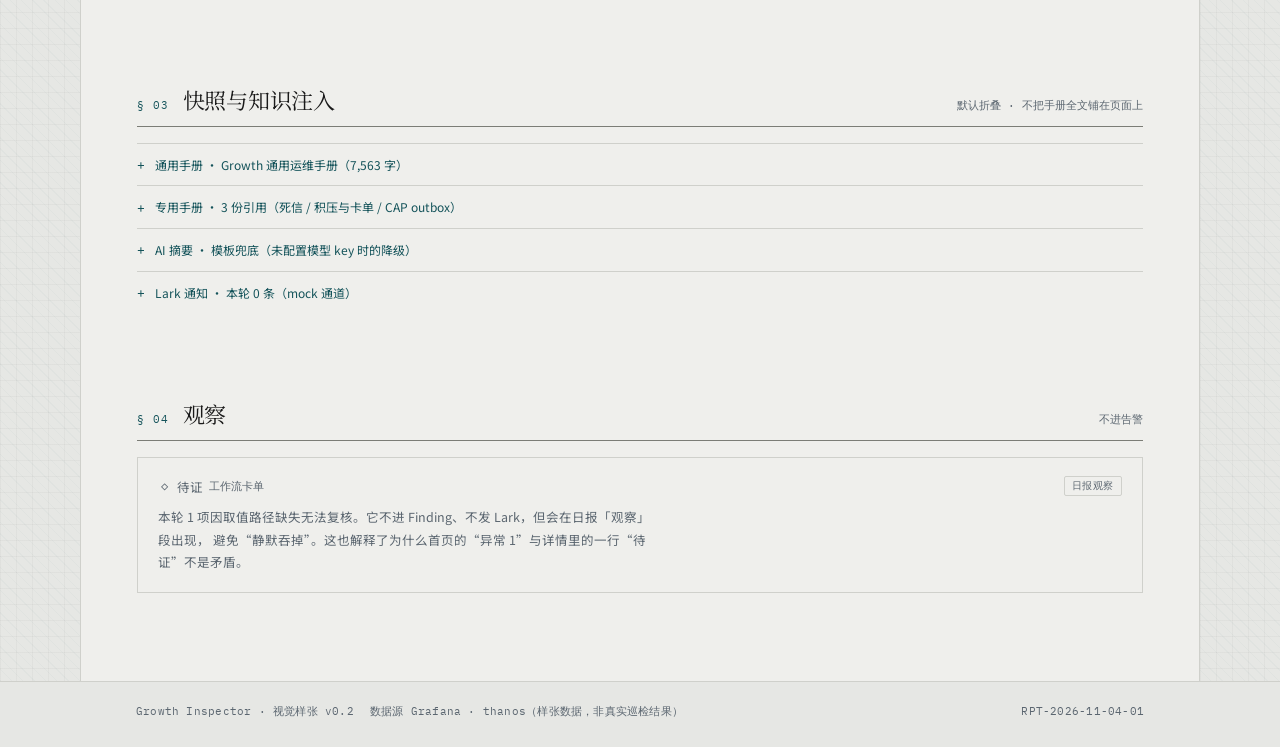
<file: docs/visual-style/v3/run.html>
<!doctype html>
<html lang="zh-CN">
<head>
  <meta charset="utf-8">
  <meta name="viewport" content="width=device-width, initial-scale=1">
  <meta name="color-scheme" content="light dark">
  <title>执行详情 · Growth Inspector 视觉样张</title>
  <link rel="stylesheet" href="../assets/tokens.css">
  <link rel="stylesheet" href="../assets/base.css">
  <link rel="stylesheet" href="../assets/components.css">
</head>
<body data-layout="c" data-page="run">
  <a class="skip" href="#main">跳到正文</a>

  <header class="masthead">
    <div class="masthead__inner">
      <a class="brand" href="../index.html">
        <svg class="brand__mark" viewBox="0 0 24 24" fill="none" aria-hidden="true">
  <rect x="3.25" y="3.25" width="17.5" height="17.5" stroke="currentColor" stroke-width="1.4"/>
  <path d="M8 7.5v9M12 7.5v4.5M16 7.5v6.5" stroke="currentColor" stroke-width="1.4"/>
  <path d="M3.25 16.75h17.5" stroke="currentColor" stroke-width="1.4"/>
</svg>
        <span>
          <span class="brand__name">Growth Inspector</span>
          <span class="brand__sub">Inspection report</span>
        </span>
      </a>

      <nav class="nav" aria-label="主导航">
        <a class="nav__link" href="overview.html">总览</a>
        <a class="nav__link" href="findings.html">异常</a>
        <a class="nav__link is-active" href="run.html" aria-current="page">执行</a>
        <a class="nav__link is-disabled" href="#" aria-disabled="true" tabindex="-1" title="样张未覆盖，正式重做时补齐">报告</a>
        <a class="nav__link is-disabled" href="#" aria-disabled="true" tabindex="-1" title="样张未覆盖，正式重做时补齐">体系</a>
        <a class="nav__link is-disabled" href="#" aria-disabled="true" tabindex="-1" title="样张未覆盖，正式重做时补齐">设置</a>
      </nav>

      <div class="masthead__context">
        <span class="context-label">项目 / 环境</span>
        <select class="select" aria-label="选择项目与环境">
          <option>Growth · prod</option>
          <option>Growth · beta</option>
        </select>
        <button class="btn btn--primary" type="button">立即巡检</button>
        <button class="btn btn--quiet theme-toggle" type="button" data-theme-toggle aria-pressed="false">深色</button>
      </div>
    </div>
  </header>

  <main id="main" class="shell">

    <nav class="breadcrumb" aria-label="面包屑">
      <a href="overview.html">总览</a>
      <span class="breadcrumb__sep">/</span>
      <a href="overview.html">执行记录</a>
      <span class="breadcrumb__sep">/</span>
      <span>运行健康巡检 · prod</span>
    </nav>

    <header class="run-head">
      <div>
        <p class="kicker">执行详情 · Run evidence</p>
        <h1 class="run-head__title">运行健康巡检 · prod</h1>
        <p class="run-head__meta">
          <span class="mono">0fdf8154-66d8-4dea-be41-ef69da49b0c7</span>
          <span>2026-11-04 17:20:14</span>
          <span>2.4 s</span>
          <span>调度</span>
          <span>Growth</span>
        </p>
      </div>
      <div class="run-head__side">
        <span class="status status--bad"><span class="status__glyph" aria-hidden="true">■</span><span>完成 · 有异常</span></span>
        <span class="note">18 / 18 项已落库</span>
      </div>
    </header>

    <section class="section section--tight" aria-labelledby="s-verdict">
      <div class="section__head">
        <span class="section__index">§ 01</span>
        <h2 class="section__title" id="s-verdict">判定摘要</h2>
        <span class="section__meta">双判一致 17 / 18</span>
      </div>
      <div class="section__body">
        <div class="verdict">
          <span class="verdict__label">本次结论</span>
          <span class="verdict__value"><em>1 项异常</em> · 1 项注意 · 1 项待证</span>
          <span class="verdict__meta">覆盖 18 / 18 · 工具调用 12 次 · 0 次告警风暴</span>
        </div>
        <div class="meter" role="img" aria-label="18 项结果：通过 15，注意 1，异常 1，待证 1">
          <span class="meter__seg meter__seg--ok" style="width: 83.33%"></span>
          <span class="meter__seg meter__seg--warn" style="width: 5.56%"></span>
          <span class="meter__seg meter__seg--bad" style="width: 5.56%"></span>
          <span class="meter__seg meter__seg--pending" style="width: 5.55%"></span>
        </div>
        <div class="meter__legend">
          <span><b>15</b> 通过</span>
          <span><b>1</b> 注意</span>
          <span><b>1</b> 异常</span>
          <span><b>1</b> 待证</span>
          <span class="muted">颜色只做二次编码；形状/图标/文字先表达语义</span>
        </div>
      </div>
    </section>

    <section class="section" aria-labelledby="s-items">
      <div class="section__head">
        <span class="section__index">§ 02</span>
        <h2 class="section__title" id="s-items">检查项判定</h2>
        <span class="section__meta">展示 8 / 18 项</span>
      </div>
      <div class="section__body">
        <div class="table-wrap">
          <table class="table">
            <caption class="sr-only">运行健康巡检的检查项判定与证据</caption>
            <thead>
              <tr>
                <th scope="col">检查项</th>
                <th scope="col">判定</th>
                <th scope="col">Agent 判定</th>
                <th scope="col">框架复核</th>
                <th scope="col" class="num">证据</th>
                <th scope="col">规则</th>
                <th scope="col">Finding</th>
              </tr>
            </thead>
            <tbody>
              <tr class="">
          <td><span class="table__title">management-svc 进程心跳</span><span class="table__sub">uptime / health</span></td>
          <td><span class="status status--ok"><span class="status__glyph" aria-hidden="true">✓</span><span>Ok</span></span></td>
          <td class="mono">Ok</td>
          <td class="mono">healthy</td>
          <td class="num">1 次 · 62 ms</td>
          <td class="mono">v1</td>
          <td>—</td>
        </tr><tr class="is-selected">
          <td><span class="table__title">死信 topic 到达量</span><span class="table__sub">growth.ekyc.dlq</span></td>
          <td><span class="status status--bad"><span class="status__glyph" aria-hidden="true">■</span><span>异常</span></span></td>
          <td class="mono">Abnormal</td>
          <td class="mono">37</td>
          <td class="num"><a href="#evidence-deadletter">3 次 · 1.1 s</a></td>
          <td class="mono">v3</td>
          <td><a href="findings.html">F-01</a></td>
        </tr><tr class="">
          <td><span class="table__title">CAP outbox 待投递积压</span><span class="table__sub">cap.published · Scheduled</span></td>
          <td><span class="status status--warn"><span class="status__glyph" aria-hidden="true">▲</span><span>注意</span></span></td>
          <td class="mono">Abnormal</td>
          <td class="mono">680</td>
          <td class="num">1 次 · 840 ms</td>
          <td class="mono">v2</td>
          <td><a href="findings.html">F-02</a></td>
        </tr><tr class="">
          <td><span class="table__title">工作流卡单</span><span class="table__sub">wf_instance · 30m</span></td>
          <td><span class="status status--pending"><span class="status__glyph" aria-hidden="true">◇</span><span>待证</span></span></td>
          <td class="mono">未判定</td>
          <td class="mono">路径缺失</td>
          <td class="num">1 次 · 1.2 s</td>
          <td class="mono">v4</td>
          <td>观察</td>
        </tr><tr class="">
          <td><span class="table__title">Kafka 原生消费组 lag</span><span class="table__sub">worker.*.native</span></td>
          <td><span class="status status--ok"><span class="status__glyph" aria-hidden="true">✓</span><span>Ok</span></span></td>
          <td class="mono">Ok</td>
          <td class="mono">8,420</td>
          <td class="num">1 次 · 1.0 s</td>
          <td class="mono">v1</td>
          <td>—</td>
        </tr><tr class="">
          <td><span class="table__title">gatekeeper 询问失败率</span><span class="table__sub">5m / tenant</span></td>
          <td><span class="status status--ok"><span class="status__glyph" aria-hidden="true">✓</span><span>Ok</span></span></td>
          <td class="mono">Ok</td>
          <td class="mono">0.04</td>
          <td class="num">1 次 · 900 ms</td>
          <td class="mono">v1</td>
          <td>—</td>
        </tr><tr class="">
          <td><span class="table__title">DWD 昨日分区</span><span class="table__sub">dwd_cdp_user_login_di</span></td>
          <td><span class="status status--ok"><span class="status__glyph" aria-hidden="true">✓</span><span>Ok</span></span></td>
          <td class="mono">Ok</td>
          <td class="mono">1,204,331</td>
          <td class="num">1 次 · 1.3 s</td>
          <td class="mono">v2</td>
          <td>—</td>
        </tr><tr class="">
          <td><span class="table__title">UMP 分片堆积</span><span class="table__sub">Pending · 10m</span></td>
          <td><span class="status status--ok"><span class="status__glyph" aria-hidden="true">✓</span><span>Ok</span></span></td>
          <td class="mono">Ok</td>
          <td class="mono">0</td>
          <td class="num">1 次 · 800 ms</td>
          <td class="mono">v1</td>
          <td>—</td>
        </tr>
            </tbody>
          </table>
        </div>
        <p class="note" style="margin-top: 10px;">表中仅列出需要看的 8 项；其余 10 项均通过，未展开。</p>

        <details class="evidence" id="evidence-deadletter" open>
          <summary>证据 03 · 死信 topic 到达量 · 3 次工具调用</summary>
          <div class="evidence__body">
            <div class="evidence__grid">
              <div>
                <p class="evidence__label">检查项</p>
                <p class="evidence__value">死信 topic 到达量（growth.ekyc.dlq）</p>
              </div>
              <div>
                <p class="evidence__label">断言</p>
                <p class="evidence__value"><code>$.value</code> Lte 0 · 窗口 15m · 级别 Critical</p>
              </div>
              <div>
                <p class="evidence__label">Agent claim</p>
                <p class="evidence__value">Abnormal · 37 条 · “10:40 后持续新增，疑似消费者重试耗尽”</p>
              </div>
              <div>
                <p class="evidence__label">框架复核</p>
                <p class="evidence__value">一致 · 37 ≤ 0 不成立 → Abnormal · Finding 已建</p>
              </div>
            </div>
            <pre class="code">{
  "metric": "ekyc_outbox_dead_letters",
  "window": "15m",
  "value": 37,
  "series": [3, 5, 8, 11, 15, 22, 28, 31, 35, 37]
}</pre>
            <p class="note">工具：grafana__query_prometheus · thanos · 3 次调用 · 1.1 s · 结果 8 KB 内，未截断。</p>
          </div>
        </details>

        <details class="evidence">
          <summary>证据 02 · CAP outbox 待投递积压 · 1 次工具调用</summary>
          <div class="evidence__body">
            <div class="evidence__grid">
              <div>
                <p class="evidence__label">检查项</p>
                <p class="evidence__value">CAP outbox 待投递积压（cap.published · Scheduled）</p>
              </div>
              <div>
                <p class="evidence__label">断言</p>
                <p class="evidence__value"><code>$.value</code> Lt 500 · 窗口 15m · 级别 Warning</p>
              </div>
              <div>
                <p class="evidence__label">Agent claim</p>
                <p class="evidence__value">Abnormal · 680 条 · “积压从 09:15 开始抬升”</p>
              </div>
              <div>
                <p class="evidence__label">框架复核</p>
                <p class="evidence__value">一致 · 680 &lt; 500 不成立 → Abnormal · Finding 已建</p>
              </div>
            </div>
            <p class="note">工具：grafana__query_prometheus · thanos · 1 次调用 · 840 ms。</p>
          </div>
        </details>

        <details class="evidence">
          <summary>证据 04 · 工作流卡单 · 待证，为什么不是异常</summary>
          <div class="evidence__body">
            <div class="evidence__grid">
              <div>
                <p class="evidence__label">检查项</p>
                <p class="evidence__value">工作流卡单（wf_instance · 30m）</p>
              </div>
              <div>
                <p class="evidence__label">断言</p>
                <p class="evidence__value"><code>$.count</code> Lte 0 · 级别 Critical</p>
              </div>
              <div>
                <p class="evidence__label">Agent claim</p>
                <p class="evidence__value">未给出可复核的 claim · 工具返回中没有 <code>$.count</code></p>
              </div>
              <div>
                <p class="evidence__label">框架复核</p>
                <p class="evidence__value">Error · 取值路径缺失 → 不建 Finding、不发 Lark，进日报观察</p>
              </div>
            </div>
            <p class="note">
              “待证”不是失败，也不等于健康；它表示这次没有足够证据下结论。补上查询或换工具后重跑即可。
            </p>
          </div>
        </details>
      </div>
    </section>

    <section class="section" aria-labelledby="s-snapshot">
      <div class="section__head">
        <span class="section__index">§ 03</span>
        <h2 class="section__title" id="s-snapshot">快照与知识注入</h2>
        <span class="section__meta">默认折叠 · 不把手册全文铺在页面上</span>
      </div>
      <div class="section__body">
        <details class="evidence">
          <summary>通用手册 · Growth 通用运维手册（7,563 字）</summary>
          <div class="evidence__body">
            <p class="evidence__value">服务拓扑、指标口径、告警升级路径；已注入本次 agent 会话。</p>
            <p class="note">快照版本：2026-11-03 18:20 · 只读 · 完整内容见「体系 / 手册」。</p>
          </div>
        </details>
        <details class="evidence">
          <summary>专用手册 · 3 份引用（死信 / 积压与卡单 / CAP outbox）</summary>
          <div class="evidence__body">
            <p class="evidence__value">被检查单显式引用的专用知识，仅在本次执行注入。</p>
            <p class="note">引用不跨 Project；快照里保留标题与版本，正文按需展开。</p>
          </div>
        </details>
        <details class="evidence">
          <summary>AI 摘要 · 模板兜底（未配置模型 key 时的降级）</summary>
          <div class="evidence__body">
            <p class="evidence__value">摘要标记 <code>FallbackUsed = 1</code>，不伪装成模型生成；日报里同样标注。</p>
          </div>
        </details>
        <details class="evidence">
          <summary>Lark 通知 · 本轮 0 条（mock 通道）</summary>
          <div class="evidence__body">
            <p class="evidence__value">v1 只写 LarkNotification 留痕，不发起真实请求；finding 建单时会显示在这里。</p>
          </div>
        </details>
      </div>
    </section>

    <section class="section" aria-labelledby="s-observe">
      <div class="section__head">
        <span class="section__index">§ 04</span>
        <h2 class="section__title" id="s-observe">观察</h2>
        <span class="section__meta">不进告警</span>
      </div>
      <div class="section__body">
        <div class="callout">
          <div class="inline-actions" style="justify-content: space-between;">
            <span class="status status--pending"><span class="status__glyph" aria-hidden="true">◇</span><span>待证</span><span class="status__sub">工作流卡单</span></span>
            <span class="chip">日报观察</span>
          </div>
          <p class="callout__copy" style="margin-top: 10px;">
            本轮 1 项因取值路径缺失无法复核。它不进 Finding、不发 Lark，但会在日报「观察」段出现，
            避免“静默吞掉”。这也解释了为什么首页的“异常 1”与详情里的一行“待证”不是矛盾。
          </p>
        </div>
      </div>
    </section>
    
  </main>

  <footer class="footer">
    <div class="footer__inner">
      <span>Growth Inspector · 视觉样张 v0.2</span>
      <span>数据源 Grafana · thanos（样张数据，非真实巡检结果）</span>
      <span>RPT-2026-11-04-01</span>
    </div>
  </footer>

  <div class="variant-bar" role="navigation" aria-label="版面样张切换"><span class="variant-bar__label">版面</span><a class="" href="../v1/run.html" title="A 报告栏 · 1200 / 40px" aria-label="A 报告栏 · 1200 / 40px">A</a> <a class="" href="../v2/run.html" title="B 全宽 · 100% / 36px" aria-label="B 全宽 · 100% / 36px">B</a> <a class="is-active" aria-current="true" href="../v3/run.html" title="C 留白 · 1120 / 48px" aria-label="C 留白 · 1120 / 48px">C</a><span class="variant-bar__note">样张</span></div>
  <script src="../assets/theme.js" defer></script>
</body>
</html>
</file>
<file: docs/visual-style/assets/tokens.css>
/* ============================================================
   Growth Inspector · 视觉样张 v0.2
   主色调：丝绸灰 / 玄色（浅）· 烟墨 / 月白（深）
   强调色：墨青；语义色独立。页面里不写死颜色。
   ============================================================ */

@font-face {
  font-family: "Noto Serif SC";
  src: url("fonts/noto-serif-sc-chinese-simplified-400-normal.woff2") format("woff2");
  font-weight: 400;
  font-style: normal;
  font-display: swap;
}

@font-face {
  font-family: "Noto Sans SC";
  src: url("fonts/noto-sans-sc-chinese-simplified-400-normal.woff2") format("woff2");
  font-weight: 400;
  font-style: normal;
  font-display: swap;
}

@font-face {
  font-family: "Noto Sans SC";
  src: url("fonts/noto-sans-sc-chinese-simplified-500-normal.woff2") format("woff2");
  font-weight: 500;
  font-style: normal;
  font-display: swap;
}

@font-face {
  font-family: "IBM Plex Mono";
  src: url("fonts/ibm-plex-mono-latin-400-normal.woff2") format("woff2");
  font-weight: 400;
  font-style: normal;
  font-display: swap;
}

@font-face {
  font-family: "IBM Plex Mono";
  src: url("fonts/ibm-plex-mono-latin-500-normal.woff2") format("woff2");
  font-weight: 500;
  font-style: normal;
  font-display: swap;
}

:root {
  color-scheme: light;

  /* primitive · 浅色 */
  --paper-00: #e6e7e4; /* 丝绸灰 */
  --paper-01: #efefec;
  --paper-02: #e2e3de;
  --ink-00: #1a1a1a; /* 玄色 */
  --ink-01: #3a3a3a;
  --ink-02: #5b6670;
  --ink-03: #7b8585;
  --line-00: #cfd0cb;
  --line-01: #7b7d76;
  --teal-00: #14535a; /* 墨青 */
  --teal-01: #0e3f45;
  --teal-02: #d9e5e4;
  --red-00: #b23a2f;
  --red-01: #f2deda;
  --amber-00: #8a5a00;
  --amber-01: #efe4c9;
  --green-00: #2e6b45;
  --green-01: #dde9e0;
  --neutral-01: #dcddd8;

  /* semantic */
  --paper: var(--paper-00);
  --paper-raised: var(--paper-01);
  --paper-sunken: var(--paper-02);
  --ink: var(--ink-00);
  --ink-soft: var(--ink-01);
  --muted: var(--ink-02);
  --muted-soft: var(--ink-03);
  --line: var(--line-00);
  --line-strong: var(--line-01);
  --accent: var(--teal-00);
  --accent-ink: var(--teal-01);
  --accent-soft: var(--teal-02);
  --danger: var(--red-00);
  --danger-soft: var(--red-01);
  --warning: var(--amber-00);
  --warning-soft: var(--amber-01);
  --ok: var(--green-00);
  --ok-soft: var(--green-01);
  --idle: var(--ink-02);
  --idle-soft: var(--neutral-01);
  --focus: #0f6b63;
  --pattern-line: rgba(26, 26, 26, 0.03);
  --pattern-diag: rgba(20, 83, 90, 0.028);

  /* type */
  --serif: "Noto Serif SC", "Songti SC", "STSong", "SimSun", serif;
  --sans: "Noto Sans SC", -apple-system, BlinkMacSystemFont, "PingFang SC",
    "Microsoft YaHei", "WenQuanYi Zen Hei", sans-serif;
  --mono: "IBM Plex Mono", "JetBrains Mono", "DejaVu Sans Mono", Consolas,
    monospace;

  /* shape */
  --radius: 2px;
  --radius-lg: 3px;
  --rule: 1px;
  --hairline: 1px solid var(--line);

  /* spacing scale · 4px base */
  --s-1: 4px;
  --s-2: 8px;
  --s-3: 12px;
  --s-4: 16px;
  --s-5: 20px;
  --s-6: 24px;
  --s-7: 32px;
  --s-8: 40px;
  --s-9: 48px;
  --s-10: 64px;

  /* layout variants（由 body[data-layout] 覆盖） */
  --content: 1200px;
  --gutter: 32px;
  --row: 40px;
  --section-gap: 48px;
  --prose-size: 15px;
  --prose-leading: 1.72;
  --lead-size: 36px;
  --table-size: 13.5px;
}

/* 深色：烟墨为底、月白为字；烟墨 #3B475B 同时作为分隔线 */
[data-theme="dark"] {
  color-scheme: dark;

  --paper-00: #242b36; /* 烟墨（深一档，保证状态色对比度） */
  --paper-01: #2c3441;
  --paper-02: #1c222c;
  --ink-00: #d6ecf0; /* 月白 */
  --ink-01: #c3d9de;
  --ink-02: #a7b3b8;
  --ink-03: #8a97ab;
  --line-00: #3b475b; /* 烟墨 */
  --line-01: #6f7d93;
  --teal-00: #8fc3c3;
  --teal-01: #b7dada;
  --teal-02: #263b3e;
  --red-00: #e08a80;
  --red-01: #3a2528;
  --amber-00: #d6b06a;
  --amber-01: #3a3020;
  --green-00: #8ec3a0;
  --green-01: #1f2c24;
  --neutral-01: #2a303a;

  --focus: #9fd3d3;
  --pattern-line: rgba(214, 236, 240, 0.028);
  --pattern-diag: rgba(143, 195, 195, 0.025);
}
</file>
<file: docs/visual-style/assets/base.css>
/* ============================================================
   Base · 版面、导航、页头、章节、页脚
   三个版面只通过 body[data-layout] 改变宽度/行高/间距，不改结构
   ============================================================ */

*,
*::before,
*::after {
  box-sizing: border-box;
}

html {
  -webkit-text-size-adjust: 100%;
  text-size-adjust: 100%;
}

body {
  margin: 0;
  background-color: var(--paper);
  background-image:
    repeating-linear-gradient(0deg, var(--pattern-line) 0 1px, transparent 1px 16px),
    repeating-linear-gradient(90deg, var(--pattern-line) 0 1px, transparent 1px 16px),
    repeating-linear-gradient(45deg, var(--pattern-diag) 0 1px, transparent 1px 8px);
  color: var(--ink);
  font-family: var(--sans);
  font-size: var(--prose-size);
  line-height: var(--prose-leading);
  font-feature-settings: "tnum" 1;
  -webkit-font-smoothing: antialiased;
}

::selection {
  background: var(--accent-soft);
  color: var(--ink);
}

a {
  color: var(--accent);
  text-decoration-thickness: 1px;
  text-underline-offset: 3px;
}

a:hover {
  color: var(--accent-ink);
}

[id] {
  scroll-margin-top: 84px;
}

:focus-visible {
  outline: 2px solid var(--focus);
  outline-offset: 2px;
}

h1,
h2,
h3,
h4,
p,
dl,
dd,
figure {
  margin: 0;
}

h1,
h2,
h3 {
  font-family: var(--serif);
  font-weight: 400;
  line-height: 1.24;
  letter-spacing: -0.01em;
}

button,
select,
input {
  font: inherit;
  color: inherit;
}

/* ---------- 版面变体 ---------- */

body[data-layout="a"] {
  --content: 1200px;
  --gutter: 32px;
  --row: 40px;
  --section-gap: 48px;
  --prose-size: 15px;
  --prose-leading: 1.72;
  --lead-size: 36px;
  --table-size: 13.5px;
}

body[data-layout="b"] {
  --content: none;
  --gutter: 24px;
  --row: 36px;
  --section-gap: 36px;
  --prose-size: 14.5px;
  --prose-leading: 1.66;
  --lead-size: 34px;
  --table-size: 13px;
}

body[data-layout="c"] {
  --content: 1120px;
  --gutter: 56px;
  --row: 48px;
  --section-gap: 88px;
  --prose-size: 16px;
  --prose-leading: 1.8;
  --lead-size: 46px;
  --table-size: 14px;
}

/* ---------- 顶部导航 ---------- */

.masthead {
  position: sticky;
  top: 0;
  z-index: 20;
  background: var(--paper);
  border-bottom: 1px solid var(--line);
}

.masthead__inner {
  display: flex;
  align-items: center;
  gap: var(--s-6);
  width: 100%;
  max-width: var(--content);
  min-height: 64px;
  margin: 0 auto;
  padding: 0 var(--gutter);
}

.brand {
  display: inline-flex;
  align-items: center;
  gap: 10px;
  color: var(--ink);
  text-decoration: none;
  white-space: nowrap;
}

.brand__mark {
  display: block;
  width: 22px;
  height: 22px;
  color: var(--accent);
}

.brand__name {
  font-family: var(--serif);
  font-size: 17px;
  letter-spacing: 0.01em;
  line-height: 1;
}

.brand__sub {
  display: block;
  margin-top: 3px;
  color: var(--muted);
  font-family: var(--mono);
  font-size: 9px;
  letter-spacing: 0.12em;
  text-transform: uppercase;
}

.nav {
  display: flex;
  align-items: stretch;
  gap: 2px;
  margin-left: var(--s-2);
  min-width: 0;
  overflow-x: auto;
  scrollbar-width: none;
}

.nav::-webkit-scrollbar {
  display: none;
}

.nav__link {
  position: relative;
  display: inline-flex;
  align-items: center;
  padding: 0 10px;
  color: var(--muted);
  font-size: 13.5px;
  text-decoration: none;
  white-space: nowrap;
}

.nav__link:hover {
  color: var(--ink);
}

.nav__link.is-active {
  color: var(--ink);
  font-weight: 500;
}

.nav__link.is-disabled {
  color: var(--muted-soft);
  pointer-events: none;
}

.nav__link.is-active::after {
  content: "";
  position: absolute;
  right: 10px;
  bottom: 14px;
  left: 10px;
  height: 2px;
  background: var(--accent);
}

.masthead__context {
  display: flex;
  align-items: center;
  gap: var(--s-2);
  margin-left: auto;
}

.context-label {
  color: var(--muted);
  font-family: var(--mono);
  font-size: 10px;
  letter-spacing: 0.08em;
  text-transform: uppercase;
}

/* ---------- 页头 ---------- */

.shell {
  width: 100%;
  max-width: var(--content);
  margin: 0 auto;
  padding: 0 var(--gutter) 88px;
  background: var(--paper-raised);
  border-right: 1px solid var(--line);
  border-left: 1px solid var(--line);
}

.page-head {
  display: flex;
  align-items: flex-end;
  justify-content: space-between;
  gap: var(--s-7);
  padding-top: var(--s-8);
  padding-bottom: var(--s-6);
  border-bottom: 2px solid var(--ink);
}

.page-head__main {
  min-width: 0;
}

.kicker {
  margin-bottom: 10px;
  color: var(--accent);
  font-family: var(--mono);
  font-size: 10.5px;
  font-weight: 500;
  letter-spacing: 0.16em;
  text-transform: uppercase;
}

.page-title {
  font-size: var(--lead-size);
  line-height: 1.18;
}

.page-meta {
  display: flex;
  flex-wrap: wrap;
  gap: 0;
  margin-top: 14px;
  color: var(--muted);
  font-family: var(--mono);
  font-size: 11.5px;
  letter-spacing: 0.01em;
}

.page-meta > span {
  display: inline-flex;
  align-items: center;
}

.page-meta > span + span::before {
  content: "/";
  padding: 0 9px;
  color: var(--line-strong);
}

.page-head__actions {
  display: flex;
  flex: 0 0 auto;
  gap: var(--s-2);
  padding-bottom: 4px;
}

/* ---------- 章节 ---------- */

.section {
  margin-top: var(--section-gap);
}

.section--tight {
  margin-top: var(--s-7);
}

.section__head {
  display: flex;
  align-items: baseline;
  gap: 14px;
  padding-bottom: 10px;
  border-bottom: 1px solid var(--line-strong);
}

.section__index {
  color: var(--accent);
  font-family: var(--mono);
  font-size: 11px;
  letter-spacing: 0.08em;
}

.section__title {
  font-family: var(--serif);
  font-size: 22px;
  line-height: 1.2;
}

.section__meta {
  margin-left: auto;
  color: var(--muted);
  font-family: var(--mono);
  font-size: 11px;
  white-space: nowrap;
}

.section__body {
  padding-top: var(--s-4);
}

/* ---------- 页脚 ---------- */

.footer {
  border-top: 1px solid var(--line);
  background: var(--paper);
}

.footer__inner {
  display: flex;
  flex-wrap: wrap;
  gap: var(--s-4);
  align-items: center;
  width: 100%;
  max-width: var(--content);
  margin: 0 auto;
  padding: 20px var(--gutter) 28px;
  color: var(--muted);
  font-family: var(--mono);
  font-size: 10.5px;
  letter-spacing: 0.02em;
}

.footer__inner > :last-child {
  margin-left: auto;
}

/* ---------- 样张切换条（原型 chrome，不属于设计） ---------- */

.variant-bar {
  position: fixed;
  right: 16px;
  bottom: 16px;
  z-index: 60;
  display: flex;
  align-items: center;
  gap: 4px;
  padding: 5px 6px 5px 10px;
  color: var(--ink);
  background: var(--paper-raised);
  border: 1px solid var(--line-strong);
  border-radius: 999px;
  box-shadow: 0 8px 24px rgba(0, 0, 0, 0.12);
  font-family: var(--mono);
  font-size: 10.5px;
  letter-spacing: 0.02em;
}

.variant-bar__label {
  color: var(--muted);
  letter-spacing: 0.1em;
  text-transform: uppercase;
}

.variant-bar a {
  padding: 3px 8px;
  color: var(--ink);
  border-radius: 999px;
  text-decoration: none;
}

.variant-bar a:hover {
  background: var(--paper-sunken);
}

.variant-bar a.is-active {
  color: var(--paper);
  background: var(--accent);
}

.variant-bar__note {
  padding-left: 4px;
  color: var(--muted);
}

/* ---------- 工具类 ---------- */

.sr-only {
  position: absolute;
  width: 1px;
  height: 1px;
  padding: 0;
  margin: -1px;
  overflow: hidden;
  clip: rect(0, 0, 0, 0);
  white-space: nowrap;
  border: 0;
}

.mono {
  font-family: var(--mono);
  font-variant-numeric: tabular-nums;
}

.muted {
  color: var(--muted);
}

.nowrap {
  white-space: nowrap;
}

.num {
  font-family: var(--mono);
  font-variant-numeric: tabular-nums;
}

.skip {
  position: absolute;
  left: -999px;
  top: 0;
  z-index: 100;
  padding: 8px 12px;
  background: var(--ink);
  color: var(--paper);
  font-family: var(--mono);
  font-size: 12px;
}

.skip:focus {
  left: 8px;
  top: 8px;
}

/* ---------- 响应式 ---------- */

@media (max-width: 1040px) {
  .masthead__inner {
    flex-wrap: wrap;
    gap: var(--s-3) var(--s-5);
    padding-top: 10px;
    padding-bottom: 10px;
  }

  .nav {
    order: 3;
    width: 100%;
    margin-left: 0;
    border-top: 1px solid var(--line);
  }

  .nav__link {
    padding-top: 10px;
    padding-bottom: 10px;
  }

  .nav__link.is-active::after {
    bottom: 4px;
  }

  .masthead__context {
    margin-left: auto;
  }

  .page-head {
    align-items: flex-start;
    flex-direction: column;
    gap: var(--s-4);
    padding-top: var(--s-7);
  }

  .page-head__actions {
    padding-bottom: 0;
  }
}

@media (max-width: 720px) {
  :root {
    --gutter: 20px;
  }

  body[data-layout="a"],
  body[data-layout="b"],
  body[data-layout="c"] {
    --gutter: 20px;
  }

  .page-title {
    font-size: 30px;
  }

  .section__meta {
    display: none;
  }

  .footer__inner > :last-child {
    margin-left: 0;
  }

  .variant-bar {
    right: 12px;
    bottom: 10px;
    left: auto;
    justify-content: flex-start;
  }

  .variant-bar__note {
    display: none;
  }
}

/* ---------- 打印 ---------- */

@media print {
  .masthead,
  .variant-bar,
  .page-head__actions,
  .footer {
    display: none;
  }

  body {
    background: #fff;
    font-size: 10.5pt;
  }

  .shell {
    max-width: none;
    padding: 0;
  }

  .section {
    break-inside: avoid;
  }
}
</file>
<file: docs/visual-style/assets/components.css>
/* ============================================================
   Components · 按钮、状态、表格、证据、报告块
   ============================================================ */

/* ---------- 按钮 / 选择器 ---------- */

.btn {
  display: inline-flex;
  align-items: center;
  justify-content: center;
  gap: 6px;
  min-height: 34px;
  padding: 0 14px;
  border: 1px solid var(--line-strong);
  border-radius: var(--radius);
  background: transparent;
  color: var(--ink);
  font-family: var(--sans);
  font-size: 13px;
  font-weight: 500;
  line-height: 1;
  text-decoration: none;
  white-space: nowrap;
  cursor: pointer;
}

.btn:hover {
  border-color: var(--ink);
  color: var(--ink);
}

.btn--primary {
  border-color: var(--accent);
  background: var(--accent);
  color: var(--paper);
}

.btn--primary:hover {
  border-color: var(--accent-ink);
  background: var(--accent-ink);
  color: var(--paper);
}

.btn--ghost {
  border-color: var(--line-strong);
  color: var(--ink);
}

.btn--quiet {
  min-height: 28px;
  padding: 0 4px;
  border-color: transparent;
  color: var(--muted);
  font-weight: 400;
}

.btn--quiet:hover {
  color: var(--accent);
}

.theme-toggle {
  min-height: 30px;
  padding: 0 6px;
  font-size: 12px;
  color: var(--muted);
}

.theme-toggle:hover {
  color: var(--accent);
}

.select {
  min-height: 34px;
  padding: 0 10px;
  border: 1px solid var(--line-strong);
  border-radius: var(--radius);
  background: var(--paper);
  color: var(--ink);
  font-size: 13px;
}

.select:hover {
  border-color: var(--ink);
}

/* ---------- 状态 ---------- */

.status {
  display: inline-flex;
  align-items: center;
  gap: 6px;
  color: var(--ink);
  font-size: 12.5px;
  line-height: 1.2;
  white-space: nowrap;
}

.status__glyph {
  display: inline-block;
  width: 13px;
  font-family: var(--mono);
  font-size: 12px;
  line-height: 1;
  text-align: center;
}

.status__sub {
  color: var(--muted);
  font-family: var(--mono);
  font-size: 10.5px;
}

.status--ok {
  color: var(--ok);
}
.status--ok .status__glyph {
  color: var(--ok);
}

.status--warn {
  color: var(--warning);
}
.status--warn .status__glyph {
  color: var(--warning);
}

.status--bad {
  color: var(--danger);
}
.status--bad .status__glyph {
  color: var(--danger);
}

.status--pending {
  color: var(--muted);
}
.status--pending .status__glyph {
  color: var(--muted);
}

.status--idle {
  color: var(--muted);
}
.status--idle .status__glyph {
  color: var(--muted-soft);
}

.status--running {
  color: var(--accent);
}
.status--running .status__glyph {
  color: var(--accent);
  animation: status-pulse 1.8s ease-in-out infinite;
}

@keyframes status-pulse {
  0%,
  100% {
    opacity: 1;
  }
  50% {
    opacity: 0.35;
  }
}

@media (prefers-reduced-motion: reduce) {
  .status--running .status__glyph {
    animation: none;
  }
}

/* ---------- chip ---------- */

.chip {
  display: inline-flex;
  align-items: center;
  gap: 4px;
  padding: 2px 7px;
  border: 1px solid var(--line);
  border-radius: var(--radius);
  color: var(--muted);
  font-family: var(--mono);
  font-size: 9.5px;
  font-weight: 500;
  letter-spacing: 0.06em;
  line-height: 1.5;
  text-transform: uppercase;
  white-space: nowrap;
}

.chip--accent {
  border-color: var(--accent);
  color: var(--accent);
}

.chip--danger {
  border-color: var(--danger);
  color: var(--danger);
}

.chip--warning {
  border-color: var(--warning);
  color: var(--warning);
}

.chip--ok {
  border-color: var(--ok);
  color: var(--ok);
}

/* ---------- 报告封面 ---------- */

.report-lead {
  display: grid;
  grid-template-columns: minmax(0, 1.55fr) minmax(260px, 0.75fr);
  gap: var(--s-8);
  padding: var(--s-7) 0 var(--s-6);
  border-bottom: 1px solid var(--line);
}

.lead-kicker {
  margin-bottom: 8px;
  color: var(--muted);
  font-family: var(--mono);
  font-size: 10px;
  letter-spacing: 0.14em;
  text-transform: uppercase;
}

.lead-title {
  max-width: 22em;
  font-family: var(--serif);
  font-size: calc(var(--lead-size) + 6px);
  font-weight: 400;
  line-height: 1.26;
  letter-spacing: -0.015em;
}

.lead-title em {
  color: var(--danger);
  font-style: normal;
}

.lead-title b {
  color: var(--warning);
  font-weight: 400;
}

.lead-copy {
  max-width: 64ch;
  margin-top: 16px;
  color: var(--ink-soft);
}

.lead-actions {
  display: flex;
  flex-wrap: wrap;
  gap: 10px;
  margin-top: 24px;
}

.report-lead__side {
  display: flex;
  flex-direction: column;
  gap: 20px;
  padding-left: var(--s-6);
  border-left: 1px solid var(--line);
}

.stamp {
  display: grid;
  gap: 5px;
  padding: 14px 16px 16px;
  border: 1px solid var(--ink);
  background: var(--paper-raised);
}

.stamp__label {
  color: var(--muted);
  font-family: var(--mono);
  font-size: 9.5px;
  letter-spacing: 0.18em;
  text-transform: uppercase;
}

.stamp__value {
  font-family: var(--serif);
  font-size: 42px;
  font-weight: 400;
  line-height: 1.05;
  color: var(--danger);
}

.stamp__value small {
  margin-left: 2px;
  font-family: var(--sans);
  font-size: 12px;
  color: var(--danger);
}

.stamp__meta {
  color: var(--muted);
  font-size: 11.5px;
  line-height: 1.5;
}

.report-meta {
  display: grid;
  grid-template-columns: auto 1fr;
  gap: 8px 14px;
  font-size: 12px;
}

.report-meta dt {
  color: var(--muted);
  font-family: var(--mono);
  font-size: 9.5px;
  letter-spacing: 0.08em;
  text-transform: uppercase;
}

.report-meta dd {
  margin: 0;
  font-family: var(--mono);
  font-size: 11.5px;
  color: var(--ink-soft);
}

/* ---------- KPI ---------- */

.kpi-grid {
  display: grid;
  grid-template-columns: repeat(4, minmax(0, 1fr));
  border-bottom: 1px solid var(--line);
}

.kpi {
  min-width: 0;
  padding: 18px 22px 20px 0;
  border-right: 1px solid var(--line);
}

.kpi:last-child {
  border-right: 0;
}

.kpi__label {
  color: var(--muted);
  font-family: var(--mono);
  font-size: 9.5px;
  letter-spacing: 0.1em;
  text-transform: uppercase;
}

.kpi__value {
  margin-top: 6px;
  font-family: var(--serif);
  font-size: 34px;
  line-height: 1.08;
}

.kpi__value small {
  margin-left: 3px;
  color: var(--muted);
  font-family: var(--sans);
  font-size: 12px;
}

.kpi__note {
  margin-top: 4px;
  color: var(--muted);
  font-size: 11.5px;
}

.kpi__note b {
  color: var(--danger);
  font-weight: 500;
}

body[data-layout="c"] .kpi__value {
  font-size: 38px;
}

/* ---------- 异常条目 ---------- */

.finding-list {
  border-top: 1px solid var(--line);
}

.finding {
  display: grid;
  grid-template-columns: 92px minmax(0, 1fr) 180px;
  gap: var(--s-5);
  align-items: start;
  padding: 18px 0;
  border-bottom: 1px solid var(--line);
}

.finding__severity {
  display: flex;
  align-items: center;
  gap: 7px;
  padding-top: 3px;
  font-family: var(--mono);
  font-size: 10.5px;
  letter-spacing: 0.06em;
  text-transform: uppercase;
}

.finding__severity--critical {
  color: var(--danger);
}

.finding__severity--warning {
  color: var(--warning);
}

.finding__main {
  min-width: 0;
  padding-left: 14px;
  border-left: 2px solid var(--line);
}

.finding--critical .finding__main {
  border-left-color: var(--danger);
}

.finding--warning .finding__main {
  border-left-color: var(--warning);
}

.finding--resolved .finding__main {
  border-left-color: var(--ok);
}

.finding__title {
  font-family: var(--serif);
  font-size: 19px;
  font-weight: 400;
  line-height: 1.36;
}

.finding__meta {
  display: flex;
  flex-wrap: wrap;
  gap: 4px 14px;
  margin-top: 8px;
  color: var(--muted);
  font-size: 11.5px;
}

.finding__meta .mono {
  color: var(--ink-soft);
}

.finding__side {
  display: flex;
  flex-direction: column;
  gap: 6px;
  align-items: flex-end;
  text-align: right;
  color: var(--muted);
  font-size: 11px;
}

.finding__side a {
  font-size: 12px;
  white-space: nowrap;
}

.finding--resolved .finding__title {
  color: var(--ink-soft);
}

.finding--resolved .finding__meta {
  color: var(--muted);
}

.finding__severity--ok {
  color: var(--ok);
}

/* ---------- 表格 ---------- */

.table-wrap {
  width: 100%;
  overflow-x: auto;
}

.table {
  width: 100%;
  border-collapse: collapse;
  font-size: var(--table-size);
  line-height: 1.45;
}

.table th {
  padding: 10px 12px;
  border-bottom: 1px solid var(--line-strong);
  color: var(--muted);
  font-family: var(--mono);
  font-size: 9.5px;
  font-weight: 500;
  letter-spacing: 0.08em;
  text-align: left;
  text-transform: uppercase;
  white-space: nowrap;
}

.table td {
  padding: calc((var(--row) - 20px) / 2) 12px;
  border-bottom: 1px solid var(--line);
  vertical-align: middle;
}

.table tbody tr:hover {
  background: var(--paper-raised);
}

.table tbody tr.is-selected {
  background: var(--accent-soft);
}

.table .num {
  font-family: var(--mono);
  font-variant-numeric: tabular-nums;
  text-align: right;
  white-space: nowrap;
}

.table__title {
  color: var(--ink);
  font-weight: 500;
  white-space: nowrap;
}

.table__sub {
  display: block;
  margin-top: 2px;
  color: var(--muted);
  font-family: var(--mono);
  font-size: 10.5px;
}

.table__actions {
  text-align: right;
  white-space: nowrap;
}

.table--dense td {
  padding-top: calc((var(--row) - 22px) / 2);
  padding-bottom: calc((var(--row) - 22px) / 2);
}

/* ---------- 判定条 ---------- */

.verdict {
  display: flex;
  flex-wrap: wrap;
  align-items: baseline;
  gap: 8px 18px;
  padding: 0 0 10px;
}

.verdict__label {
  color: var(--muted);
  font-family: var(--mono);
  font-size: 10px;
  letter-spacing: 0.1em;
  text-transform: uppercase;
}

.verdict__value {
  font-family: var(--serif);
  font-size: 24px;
  line-height: 1.2;
}

.verdict__value em {
  color: var(--danger);
  font-style: normal;
}

.verdict__meta {
  color: var(--muted);
  font-size: 12px;
}

.meter {
  display: flex;
  gap: 2px;
  height: 8px;
  margin: 12px 0 10px;
}

.meter__seg {
  height: 100%;
}

.meter__seg--ok {
  background: var(--ok);
}
.meter__seg--warn {
  background: var(--warning);
}
.meter__seg--bad {
  background: var(--danger);
}
.meter__seg--pending {
  background: var(--line-strong);
}
.meter__seg--idle {
  background: var(--line);
}

.meter__legend {
  display: flex;
  flex-wrap: wrap;
  gap: 6px 20px;
  color: var(--muted);
  font-size: 11.5px;
}

.meter__legend b {
  color: var(--ink);
  font-family: var(--mono);
  font-weight: 500;
}

/* ---------- 证据折叠 ---------- */

.evidence {
  border-top: 1px solid var(--line);
}

.evidence summary {
  display: flex;
  align-items: center;
  gap: 8px;
  padding: 10px 0;
  color: var(--accent);
  font-size: 12px;
  cursor: pointer;
  list-style: none;
}

.evidence summary::-webkit-details-marker {
  display: none;
}

.evidence summary::before {
  content: "+";
  width: 10px;
  color: var(--accent);
  font-family: var(--mono);
  font-size: 13px;
  line-height: 1;
}

.evidence[open] summary::before {
  content: "−";
}

.evidence summary:hover {
  color: var(--accent-ink);
}

.evidence__body {
  margin: 0 0 14px;
  padding: 14px 16px;
  border-left: 2px solid var(--accent);
  background: var(--paper-sunken);
}

.evidence__grid {
  display: grid;
  grid-template-columns: repeat(2, minmax(0, 1fr));
  gap: 12px 24px;
}

.evidence__label {
  color: var(--muted);
  font-family: var(--mono);
  font-size: 9.5px;
  letter-spacing: 0.08em;
  text-transform: uppercase;
}

.evidence__value {
  margin-top: 3px;
  font-size: 12.5px;
  line-height: 1.55;
}

pre.code {
  margin: 10px 0 0;
  padding: 10px 12px;
  border: 1px solid var(--line);
  background: var(--paper-raised);
  overflow: auto;
  font-family: var(--mono);
  font-size: 11px;
  line-height: 1.55;
}

/* ---------- 说明块 ---------- */

.callout {
  padding: 18px 20px;
  border: 1px solid var(--line);
  background: var(--paper-raised);
}

.callout--quote {
  border-left: 2px solid var(--accent);
}

.callout__title {
  font-family: var(--serif);
  font-size: 18px;
  line-height: 1.35;
}

.callout__copy {
  max-width: 72ch;
  margin-top: 6px;
  color: var(--muted);
  font-size: 12.5px;
}

.note {
  color: var(--muted);
  font-size: 11.5px;
  line-height: 1.6;
}

/* ---------- 状态图例 ---------- */

.status-legend {
  display: grid;
  grid-template-columns: repeat(auto-fit, minmax(180px, 1fr));
  gap: 12px 18px;
  margin-top: 14px;
}

.status-legend__item {
  padding-top: 9px;
  border-top: 1px solid var(--line);
}

.status-legend__desc {
  margin-top: 4px;
  color: var(--muted);
  font-size: 11px;
  line-height: 1.5;
}

/* ---------- 空态 ---------- */

.empty {
  padding: 36px 24px;
  border: 1px dashed var(--line-strong);
  text-align: center;
}

.empty--ok {
  border-color: var(--ok);
  background: var(--ok-soft);
}

.empty__glyph {
  color: var(--ok);
  font-family: var(--mono);
  font-size: 22px;
  line-height: 1;
}

.empty__title {
  margin-top: 8px;
  font-family: var(--serif);
  font-size: 20px;
  font-weight: 400;
}

.empty__copy {
  max-width: 56ch;
  margin: 6px auto 0;
  color: var(--muted);
  font-size: 12.5px;
}

/* ---------- 过滤栏 ---------- */

.filterbar {
  display: flex;
  flex-wrap: wrap;
  gap: 12px 16px;
  align-items: flex-end;
  padding: 14px 0;
  border-top: 1px solid var(--line);
  border-bottom: 1px solid var(--line);
}

.field {
  display: flex;
  flex-direction: column;
  gap: 5px;
}

.field__label {
  color: var(--muted);
  font-family: var(--mono);
  font-size: 9.5px;
  letter-spacing: 0.08em;
  text-transform: uppercase;
}

.filterbar__actions {
  display: flex;
  gap: 8px;
  margin-left: auto;
}

/* ---------- 面包屑 / 运行头 ---------- */

.breadcrumb {
  display: flex;
  flex-wrap: wrap;
  align-items: center;
  gap: 7px;
  padding-top: var(--s-6);
  color: var(--muted);
  font-family: var(--mono);
  font-size: 11px;
}

.breadcrumb a {
  color: var(--muted);
}

.breadcrumb__sep {
  color: var(--line-strong);
}

.run-head {
  display: flex;
  align-items: flex-end;
  justify-content: space-between;
  gap: var(--s-6);
  padding-top: var(--s-5);
  padding-bottom: var(--s-5);
  border-bottom: 2px solid var(--ink);
}

.run-head__title {
  font-size: calc(var(--lead-size) - 2px);
}

.run-head__meta {
  display: flex;
  flex-wrap: wrap;
  gap: 4px 16px;
  margin-top: 10px;
  color: var(--muted);
  font-family: var(--mono);
  font-size: 11px;
}

.run-head__side {
  display: flex;
  flex-direction: column;
  gap: 6px;
  align-items: flex-end;
  text-align: right;
}

.run-head__side .status {
  font-size: 14px;
}

/* ---------- 小工具 ---------- */

.inline-actions {
  display: flex;
  flex-wrap: wrap;
  gap: 10px;
  align-items: center;
}

.rule {
  height: 1px;
  margin: var(--s-5) 0;
  border: 0;
  background: var(--line);
}

.stack-sm > * + * {
  margin-top: 6px;
}

.stack-md > * + * {
  margin-top: 14px;
}

/* ---------- 响应式 ---------- */

@media (max-width: 960px) {
  .report-lead {
    grid-template-columns: 1fr;
    gap: var(--s-5);
  }

  .report-lead__side {
    padding-top: var(--s-4);
    padding-left: 0;
    border-top: 1px solid var(--line);
    border-left: 0;
  }

  .finding {
    grid-template-columns: 84px minmax(0, 1fr);
  }

  .finding__side {
    grid-column: 2;
    flex-direction: row;
    align-items: center;
    justify-content: flex-start;
    text-align: left;
  }

  .kpi-grid {
    grid-template-columns: repeat(2, minmax(0, 1fr));
  }

  .kpi:nth-child(2) {
    border-right: 0;
  }

  .kpi:nth-child(-n + 2) {
    border-bottom: 1px solid var(--line);
  }
}

@media (max-width: 640px) {
  .finding {
    grid-template-columns: 1fr;
    gap: 8px;
  }

  .finding__main {
    grid-column: 1;
  }

  .finding__side {
    grid-column: 1;
  }

  .run-head {
    align-items: flex-start;
    flex-direction: column;
    gap: var(--s-3);
  }

  .run-head__side {
    align-items: flex-start;
    text-align: left;
  }

  .evidence__grid {
    grid-template-columns: 1fr;
  }

  .filterbar__actions {
    margin-left: 0;
  }

  .lead-title {
    font-size: 28px;
  }

  .page-head {
    padding-top: var(--s-6);
  }
}

/* ---------- 集群状态（C 克制版） ---------- */

.cluster-hero {
  padding: var(--s-7) 0 var(--s-6);
  border-bottom: 1px solid var(--line);
}

.cluster-title {
  max-width: 20em;
  font-family: var(--serif);
  font-size: calc(var(--lead-size) + 2px);
  font-weight: 400;
  line-height: 1.24;
  letter-spacing: -0.015em;
}

.cluster-title em {
  color: var(--danger);
  font-style: normal;
}

.cluster-copy {
  max-width: 62ch;
  margin-top: 14px;
  color: var(--ink-soft);
}

.cluster-stats {
  display: flex;
  flex-wrap: wrap;
  align-items: baseline;
  gap: 10px 28px;
  margin-top: 22px;
}

.cluster-stat {
  display: flex;
  align-items: baseline;
  gap: 6px;
  color: var(--muted);
  font-size: 12.5px;
}

.cluster-stat strong {
  color: var(--ink);
  font-family: var(--serif);
  font-size: 28px;
  font-weight: 400;
  line-height: 1;
}

.cluster-stat--warn strong {
  color: var(--warning);
}

.cluster-stat--bad strong {
  color: var(--danger);
}

.cluster-stat--pending strong {
  color: var(--muted);
}

.cluster-stat__note {
  color: var(--muted);
  font-size: 11.5px;
}

.cluster-meter {
  display: flex;
  gap: 2px;
  max-width: 560px;
  height: 6px;
  margin-top: 16px;
}

.cluster-meter__seg {
  height: 100%;
}

.cluster-meter__seg--ok {
  background: var(--ok);
}
.cluster-meter__seg--warn {
  background: var(--warning);
}
.cluster-meter__seg--bad {
  background: var(--danger);
}

.cluster-group {
  margin-top: 28px;
}

.cluster-group:first-child {
  margin-top: 0;
}

.cluster-group__head {
  display: flex;
  align-items: baseline;
  justify-content: space-between;
  padding-bottom: 8px;
  border-bottom: 1px solid var(--line-strong);
}

.cluster-group__head h3 {
  font-family: var(--serif);
  font-size: 18px;
  font-weight: 400;
}

.cluster-group__head span {
  color: var(--muted);
  font-family: var(--mono);
  font-size: 10px;
  letter-spacing: 0.08em;
  text-transform: uppercase;
}

.node-grid {
  display: grid;
  gap: 0 40px;
  border-bottom: 1px solid var(--line);
}

.node-grid--services {
  grid-template-columns: repeat(3, minmax(0, 1fr));
}

.node-grid--deps {
  grid-template-columns: repeat(4, minmax(0, 1fr));
}

.node {
  display: flex;
  align-items: flex-start;
  gap: 10px;
  padding: 16px 0;
  border-top: 1px solid var(--line);
}

.node__glyph {
  flex: 0 0 14px;
  width: 14px;
  color: var(--ok);
  font-family: var(--mono);
  font-size: 13px;
  line-height: 1.45;
}

.node--warn .node__glyph {
  color: var(--warning);
}

.node--bad .node__glyph {
  color: var(--danger);
}

.node__body {
  display: flex;
  flex-direction: column;
  gap: 2px;
  min-width: 0;
}

.node__name {
  color: var(--ink);
  font-size: 14px;
  font-weight: 500;
  line-height: 1.35;
  overflow-wrap: anywhere;
}

.node__meta {
  color: var(--muted);
  font-family: var(--mono);
  font-size: 10.5px;
  line-height: 1.45;
}

.node--warn .node__meta {
  color: var(--warning);
}

.node--bad .node__meta {
  color: var(--danger);
}

/* ---------- 最近执行（C 克制版） ---------- */

.run-list {
  border-top: 1px solid var(--line-strong);
}

.run-row {
  display: grid;
  grid-template-columns: 64px minmax(0, 1fr) 56px 92px 20px;
  gap: 16px;
  align-items: center;
  padding: 14px 0;
  border-bottom: 1px solid var(--line);
  color: var(--ink);
  text-decoration: none;
}

.run-row:hover {
  background: var(--paper-raised);
}

.run-row__time {
  color: var(--muted);
  font-family: var(--mono);
  font-size: 11.5px;
}

.run-row__name {
  font-size: 14px;
}

.run-row__env {
  color: var(--muted);
  font-family: var(--mono);
  font-size: 10.5px;
  text-transform: uppercase;
}

.run-row__arrow {
  color: var(--muted);
  font-family: var(--mono);
  text-align: right;
}

@media (max-width: 960px) {
  .node-grid--services,
  .node-grid--deps {
    grid-template-columns: repeat(2, minmax(0, 1fr));
  }
}

@media (max-width: 640px) {
  .cluster-title {
    font-size: 34px;
    line-height: 1.3;
  }

  .node-grid--services,
  .node-grid--deps {
    grid-template-columns: 1fr;
  }

  .run-row {
    grid-template-columns: 56px minmax(0, 1fr) 74px;
    gap: 10px;
  }

  .run-row__env,
  .run-row__arrow {
    display: none;
  }
}
</file>
